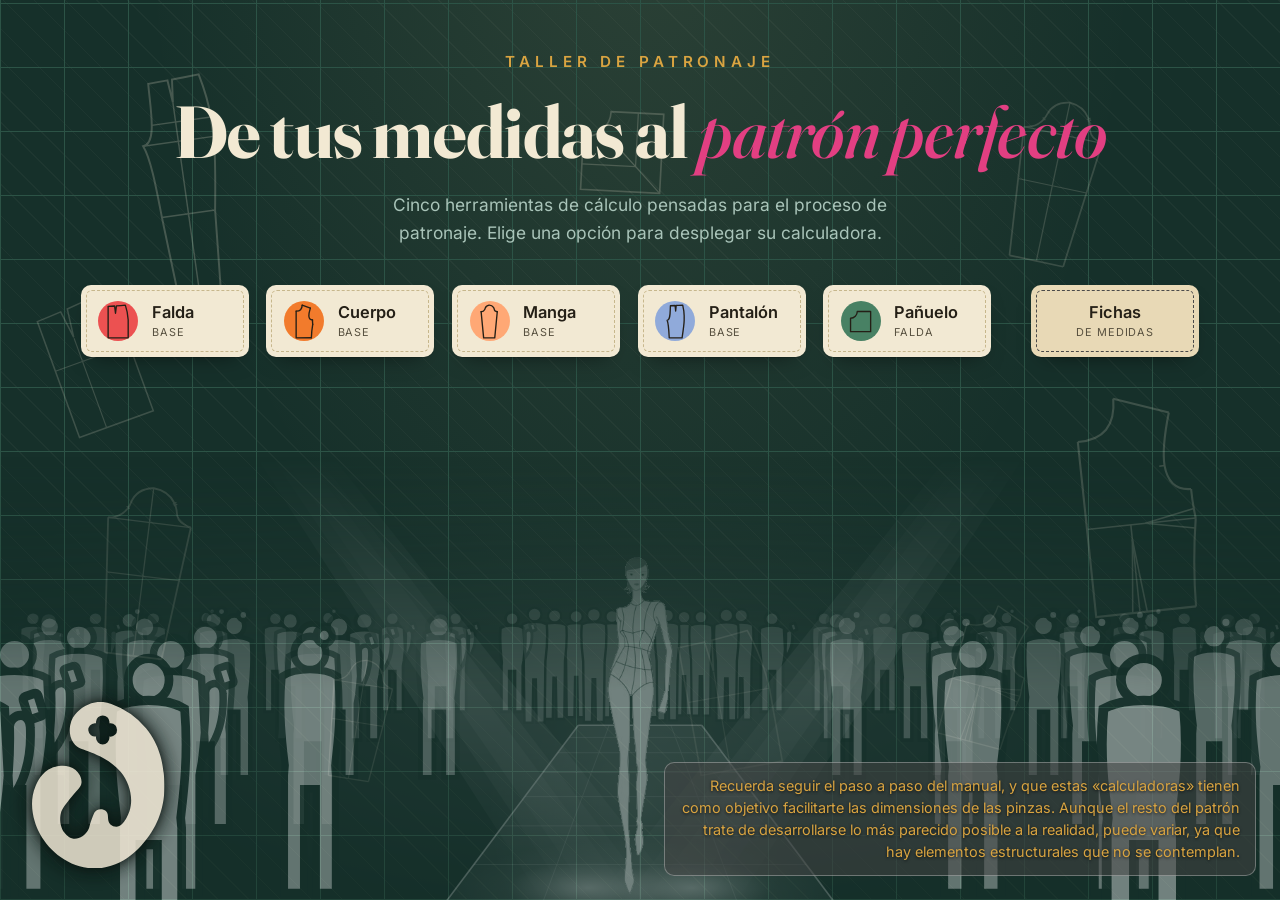
<file: index.html>
﻿<!DOCTYPE html>
<html lang="es">
<head>
<meta charset="utf-8">
<meta name="viewport" content="width=device-width, initial-scale=1">
<title>Taller de Patrones</title>
<meta name="description" content="Cinco herramientas de cálculo para el proceso de patronaje.">
<link rel="stylesheet" href="css/styles.css">
<!-- Las fuentes (data URI, ~139 KB) se cargan aparte para no bloquear el primer pintado. -->
<link rel="stylesheet" href="css/fonts.css" media="print" onload="this.media='all'">
<noscript><link rel="stylesheet" href="css/fonts.css"></noscript>
</head>
<body>

<svg class="mat-illustrations" viewBox="0 0 1440 900" preserveAspectRatio="xMidYMid slice" aria-hidden="true">
  <defs>
    <!-- Las cinco piezas son los bloques planos del taller, dibujados en
         Illustrator: contorno, línea de hilo, pinzas y las líneas de cintura,
         cadera, bíceps y rodilla. El mismo trazado, recortado al contorno, es
         el icono de los botones más abajo y el de las tarjetas de qr.html -el
         del pantalón, además, cortado por la línea de rodilla, porque entero
         mide 1:3,4 y a esos tamaños no hay ancho que darle-; si algún día se
         redibuja una pieza, hay que moverla en los tres sitios.

         El transform iguala el ÁREA que ocupaba la pieza a la que sustituye y
         deja su centro donde estaba el de aquélla, para no descolocar el
         reparto de las nueve. Se iguala el área y no el ancho ni el alto
         porque las proporciones no coinciden —el pantalón mide 1:3,4 y el
         pañuelo 1:1—: con áreas iguales el peso visual se mantiene.

         El color y el grosor van como atributos y no como clases: las reglas
         CSS no alcanzan al clon que hace <use>, así que lo que no viaje en el
         propio elemento no se pinta. De ahí el stroke="currentColor", que sí
         se resuelve contra el color heredado en el punto del <use>, y el
         stroke-width en unidades de cada pieza, calculado como 1,5 px entre su
         factor de escala para que las cinco pesen igual sobre el tapiz. -->

    <g id="pieza-falda" fill="none" stroke="currentColor" transform="translate(15.35,2.24) scale(0.7556)">
      <path stroke-width="2" d="M236.11,300.43l4.78-38.21Q263.72,260.63,287,258c8.41,24.23,13.57,54.58,14.84,76.35v93.33H197.93V264.34q16.62-.48,33.48-1.5Z" transform="translate(-197.43 -257.49)"/>
      <line stroke-width="1.44" x1="38.68" y1="44.17" x2="38.68" y2="170.22"/>
      <line stroke-width="1.44" x1="0.5" y1="76.9" x2="104.43" y2="76.9"/>
    </g>

    <g id="pieza-cuerpo" fill="none" stroke="currentColor" transform="translate(10.36,-4.55) scale(1.2339)">
      <polyline stroke-width="1.22" points="58.61 125.06 0.5 125.19 0.5 23.25"/>
      <path stroke-width="1.22" d="M289,358.39q-.56,23.49-23,22.78" transform="translate(-265.48 -357.92)"/>
      <line stroke-width="1.22" x1="23.49" y1="0.47" x2="54.67" y2="11.81"/>
      <path stroke-width="1.22" d="M328.34,415.09c-8-.21-13.07-4.62-13.86-15.1q-.53-10.41,5.67-30.26" transform="translate(-265.48 -357.92)"/>
      <path stroke-width="1.22" d="M328.34,415.09a145.09,145.09,0,0,0,.92,17" transform="translate(-265.48 -357.92)"/>
      <path stroke-width="1.22" d="M329.26,432.09a348.35,348.35,0,0,0-5.17,51" transform="translate(-265.48 -357.92)"/>
      <line stroke-width="0.88" x1="0.5" y1="74.17" x2="63.78" y2="74.17"/>
      <line stroke-width="0.88" x1="26.01" y1="74.17" x2="26.01" y2="125.19"/>
      <line stroke-width="0.88" x1="26.01" y1="82.67" x2="30.26" y2="125.19"/>
      <line stroke-width="0.88" x1="21.76" y1="125.19" x2="26.01" y2="82.67"/>
      <line stroke-width="0.88" x1="63.23" y1="68.5" x2="34.52" y2="74.17"/>
      <line stroke-width="0.88" x1="62.82" y1="79.84" x2="34.52" y2="74.17"/>
      <line stroke-width="0.88" x1="45.93" y1="42.07" x2="49.04" y2="42.07"/>
    </g>

    <g id="pieza-manga" fill="none" stroke="currentColor" transform="translate(17.37,-8.37) scale(0.842)">
      <path stroke-width="1.78" d="M339,371.31s-14.45-1.78-15.71-13a26.13,26.13,0,0,0-3.82-9.35c-3.45-5.33-9.89-11.1-21.71-11.79h-.22c-.62.25-16.35,1.13-20.63,17.08a24.24,24.24,0,0,1-1.95,5.06c-6,11.36-18.67,12-18.67,12" transform="translate(-255.87 -336.65)"/>
      <line stroke-width="1.78" x1="82.99" y1="34.66" x2="70.09" y2="167.74"/>
      <line stroke-width="1.78" x1="0.5" y1="34.66" x2="13.4" y2="167.74"/>
      <line stroke-width="1.78" x1="13.4" y1="167.74" x2="70.09" y2="167.74"/>
      <line stroke-width="1.28" x1="41.74" y1="0.5" x2="41.74" y2="167.74"/>
      <line stroke-width="1.28" x1="0.5" y1="34.66" x2="82.99" y2="34.66"/>
      <line stroke-width="1.28" x1="5.69" y1="88.27" x2="77.79" y2="88.27"/>
      <line stroke-width="1.28" x1="17.35" y1="21.37" x2="20.61" y2="23.52"/>
      <line stroke-width="1.28" x1="65.78" y1="11.7" x2="62.4" y2="13.94"/>
      <line stroke-width="1.28" x1="66.84" y1="13.44" x2="63.64" y2="15.56"/>
    </g>

    <g id="pieza-pantalon" fill="none" stroke="currentColor" transform="translate(22.19,-21.71) scale(0.6623)">
      <path stroke-width="2.26" d="M339,352.75c-.27,19.2-5,51.63-10.08,85l-8.5,124.73H275.05l-8.5-124.73c-1.76-34.14-3.22-69.35-10.08-85,16.77-1.6,14.17-40.4,15.91-70.86q10.72-.37,22.66-.91l2.69,26.4,2.67-26.65c2.81-.13,9.91-.5,12.81-.65q9.07-.46,18.69-1c5.16,21.73,6.9,37.7,7.09,51Z" transform="translate(-255.74 -278.53)"/>
      <line stroke-width="1.63" x1="13.8" y1="51.55" x2="83.25" y2="51.55"/>
      <line stroke-width="1.63" x1="0.73" y1="74.22" x2="83.25" y2="74.22"/>
      <line stroke-width="1.63" x1="41.99" y1="283.99" x2="41.99" y2="28.85"/>
      <line stroke-width="1.63" x1="10.81" y1="159.26" x2="73.17" y2="159.26"/>
    </g>

    <!-- El pañuelo no viene de una lámina: es la pieza que traza su propia
         herramienta —un cuadrado al que se le muerde el cuarto de círculo de
         la cintura en una esquina—, con los valores que la herramienta trae
         por defecto: cintura de 72 cm y dos capas, de 38 y 22 cm de largo. De
         ahí salen un radio de cintura de 11,78 cm sobre un lado de 35,20, y el
         cuadrado de dentro a 0,679 del de fuera. La bisectriz es la línea
         sobre la que se miden el radio y los largos. -->
    <g id="pieza-panuelo" fill="none" stroke="currentColor" transform="translate(13.46,-2.74) scale(0.692)">
      <path stroke-width="2.17" d="M8,42.8 A34.8,34.8 0 0 0 42.8,8 L112,8 L112,112 L8,112 Z"/>
      <path stroke-width="1.56" d="M32.61,32.61 L112,112"/>
      <path stroke-width="1.56" d="M78.57,8 L78.57,78.57 L8,78.57"/>
    </g>
    <!-- El logo del taller, copia de img/logo.svg. Va en linea y no como <img>
         porque cambia de color: en cada ventana toma el de su patron y en el
         fondo el de la tiza. Lo usan el titulo del modal y la esquina de la
         portada. -->
    <symbol id="logo-taller" viewBox="0 0 233.12 292.69">
      <path d="M413.47,399.52c-1.86-15.83-6.07-47.93-31-78.38a140.36,140.36,0,0,0-61-42.7,55.07,55.07,0,0,0-46.14,3.78L274,283c-4.9,3-21,12.88-24.87,32.45-.64,3.25-3.38,19.16,5.9,31.86,7.34,10,17,10.93,32.1,17,7.7,3.07,34.3,13.68,50.89,33.78,15.23,18.44,22.68,45.68,15.52,68.46-.44,1.41-8.89,27.4-23.13,28a15.16,15.16,0,0,1-10.62-4c-7.25-7-1.21-17.5-7.91-23.58-4.23-3.84-11.54-4.09-16.11-1.51-3.13,1.76-4.57,4.61-6.77,10.08-6.72,16.66-5.17,19.48-8.84,25.58-4.78,7.94-15.07,15.87-25.49,14.44-8.12-1.12-13.18-7.51-15.53-10.47-11.13-14.05-7-32.32-6.69-33.65,2.08-8.61,7.92-15.74,19.59-30s16.21-16.82,16.89-24.35c1.07-12-9.21-21.31-10.34-22.3-15.84-13.94-39.85-4.78-41.24-4.23-18.67,7.44-26.23,25.41-29.35,32.84-14.46,34.37.69,69.4,5.18,78.73,16.26,33.84,54.1,66.54,101.09,65.7,52.9-1,83.84-43.8,93.57-57.26C421.1,464.38,415.15,413.76,413.47,399.52ZM320.23,336a11.45,11.45,0,0,1-2.36-.26,10.81,10.81,0,0,1,.27,2.36,11.89,11.89,0,0,1-23.77,0,10.8,10.8,0,0,1,.26-2.36,11.83,11.83,0,1,1-2.36-23.5,10.93,10.93,0,0,1,2.36.25,10.8,10.8,0,0,1-.26-2.36,11.9,11.9,0,0,1,23.77,0,10.81,10.81,0,0,1-.27,2.36,10.8,10.8,0,0,1,2.36-.25,11.89,11.89,0,0,1,0,23.76Z" transform="translate(-181.85 -275.08)"/>
    </symbol>
  </defs>

  <g opacity="0.22"><use href="#pieza-pantalon" transform="translate(189,115) rotate(-8) scale(1.3)"/></g>
  <g opacity="0.16"><use href="#pieza-manga" transform="translate(1089,99) rotate(12) scale(1.15)"/></g>
  <g opacity="0.18"><use href="#pieza-cuerpo" transform="translate(1139,410) rotate(-6) scale(1.4)"/></g>
  <g opacity="0.15"><use href="#pieza-manga" transform="translate(170,490) rotate(7) scale(1.2)"/></g>
  <g opacity="0.20"><use href="#pieza-panuelo" transform="translate(644,106) rotate(3) scale(1.1)"/></g>
  <g opacity="0.13"><use href="#pieza-cuerpo" transform="translate(1043,600) rotate(15) scale(0.9)"/></g>
  <g opacity="0.18"><use href="#pieza-falda" transform="translate(100,320) rotate(-20) scale(1)"/></g>
  <g opacity="0.12"><use href="#pieza-falda" transform="translate(741,643) rotate(-10) scale(1.05)"/></g>
  <g opacity="0.16"><use href="#pieza-manga" transform="translate(402,660) rotate(9) scale(0.85)"/></g>
</svg>

<!-- El desfile: segunda capa de fondo, encima del tapiz y por debajo del
     contenido. Se ancla al pie de la ventana, asi que cae bajo los botones. El
     degradado de mascara disuelve el tapiz dentro de la escena en vez de
     cortarlo con una linea recta. -->
<img class="pasarela" src="img/pasarela.svg" alt="" aria-hidden="true">

<!-- El logo del taller, tercera pieza del fondo: en la esquina de abajo a la
     izquierda y encima del desfile por ir despues en el documento. La firma
     que sale al pasar el raton va en data-firma (ver .firma en styles.css). -->
<span class="logo-fondo firma" data-firma="Wbanet Studio" aria-hidden="true"><svg focusable="false"><use href="#logo-taller"/></svg></span>

<main>
  <p class="eyebrow">Taller de patronaje</p>
  <h1>De tus medidas al <em>patrón perfecto</em></h1>
  <p class="lede">Cinco herramientas de cálculo pensadas para el proceso de patronaje. Elige una opción para desplegar su calculadora.</p>

  <!-- Los iconos son el contorno de las piezas de arriba, sin las líneas de
       construcción: a 33 px de alto las pinzas y las líneas de cintura caen
       por debajo del píxel y lo único que aportan es suciedad. La silueta sola
       sí se reconoce.
       Cada uno lleva su --trazo porque los cinco viewBox tienen escalas muy
       distintas —el pantalón mide 284 unidades de alto y el pañuelo 120—, y un
       grosor único saldría cuatro veces más gordo en unos que en otros. El
       valor es el que deja el trazo en 1,35 px. Va en el marcado, y no en la
       hoja de estilo, porque el título de la ventana modal clona este mismo
       SVG y le quita la clase: lo que no viaje en el elemento se pierde. -->
  <div class="options" id="options">
    <button type="button" class="tag-btn" data-opcion="1">
      <span class="tag-num"><svg class="tag-icon" viewBox="0 0 104.93 170.72" style="--trazo:7" aria-hidden="true"><path d="M236.11,300.43l4.78-38.21Q263.72,260.63,287,258c8.41,24.23,13.57,54.58,14.84,76.35v93.33H197.93V264.34q16.62-.48,33.48-1.5Z" transform="translate(-197.43 -257.49)"/></svg></span>
      <span>
        <span class="tag-label">Falda</span>
        <span class="tag-sub">Base</span>
      </span>
    </button>
    <button type="button" class="tag-btn" data-opcion="2">
      <span class="tag-num"><svg class="tag-icon" viewBox="0 0 64.28 125.7" style="--trazo:5.15" aria-hidden="true"><polyline points="58.61 125.06 0.5 125.19 0.5 23.25"/><path d="M289,358.39q-.56,23.49-23,22.78" transform="translate(-265.48 -357.92)"/><path d="M23.49,0.47 L54.67,11.81"/><path d="M328.34,415.09c-8-.21-13.07-4.62-13.86-15.1q-.53-10.41,5.67-30.26" transform="translate(-265.48 -357.92)"/><path d="M328.34,415.09a145.09,145.09,0,0,0,.92,17" transform="translate(-265.48 -357.92)"/><path d="M329.26,432.09a348.35,348.35,0,0,0-5.17,51" transform="translate(-265.48 -357.92)"/></svg></span>
      <span>
        <span class="tag-label">Cuerpo</span>
        <span class="tag-sub">Base</span>
      </span>
    </button>
    <button type="button" class="tag-btn" data-opcion="3">
      <span class="tag-num"><svg class="tag-icon" viewBox="0 0 83.48 168.24" style="--trazo:6.9" aria-hidden="true"><path d="M339,371.31s-14.45-1.78-15.71-13a26.13,26.13,0,0,0-3.82-9.35c-3.45-5.33-9.89-11.1-21.71-11.79h-.22c-.62.25-16.35,1.13-20.63,17.08a24.24,24.24,0,0,1-1.95,5.06c-6,11.36-18.67,12-18.67,12" transform="translate(-255.87 -336.65)"/><path d="M82.99,34.66 L70.09,167.74 L13.4,167.74 L0.5,34.66"/></svg></span>
      <span>
        <span class="tag-label">Manga</span>
        <span class="tag-sub">Base</span>
      </span>
    </button>
    <button type="button" class="tag-btn" data-opcion="4">
      <span class="tag-num"><svg class="tag-icon" viewBox="0 0 83.75 159.76" style="--trazo:6.54" aria-hidden="true"><path d="M339,352.75c-.27,19.2-5,51.63-10.08,85H266.55c-1.76-34.14-3.22-69.35-10.08-85,16.77-1.6,14.17-40.4,15.91-70.86q10.72-.37,22.66-.91l2.69,26.4,2.67-26.65c2.81-.13,9.91-.5,12.81-.65q9.07-.46,18.69-1c5.16,21.73,6.9,37.7,7.09,51Z" transform="translate(-255.74 -278.53)"/></svg></span>
      <span>
        <span class="tag-label">Pantalón</span>
        <span class="tag-sub">Base</span>
      </span>
    </button>
    <button type="button" class="tag-btn" data-opcion="5">
      <span class="tag-num"><svg class="tag-icon" viewBox="0 0 120 120" style="--trazo:7" aria-hidden="true"><path d="M8,42.8 A34.8,34.8 0 0 0 42.8,8 L112,8 L112,112 L8,112 Z"/></svg></span>
      <span>
        <span class="tag-label">Pañuelo</span>
        <span class="tag-sub">Falda</span>
      </span>
    </button>
    <!-- Sin icono, a propósito: no es una herramienta de trazado como las cinco
         de arriba, sino papel para imprimir, y la ausencia del disco de color es
         lo que lo dice de un vistazo. -->
    <button type="button" class="tag-btn tag-btn-ficha" data-opcion="6">
      <span>
        <span class="tag-label">Fichas</span>
        <span class="tag-sub">de medidas</span>
      </span>
    </button>
  </div>

</main>

<!-- El aviso va fuera de main y despues de el. No hace falta position:fixed:
     body es una columna flexible y main crece con flex:1 0 auto, asi que este
     bloque cae solo contra el borde de abajo de la ventana cuando el contenido
     no llega, y baja con la pagina cuando si. Asi en el movil no tapa nada. -->
<aside class="aviso">
  <p>Recuerda seguir el paso a paso del manual, y que estas «calculadoras» tienen como objetivo facilitarte las dimensiones de las pinzas. Aunque el resto del patrón trate de desarrollarse lo más parecido posible a la realidad, puede variar, ya que hay elementos estructurales que no se contemplan.</p>
</aside>

<dialog id="opcion-modal" aria-labelledby="modal-titulo" aria-describedby="modal-desc">
  <div class="card">
    <button type="button" class="card-close" id="modal-cerrar" aria-label="Cerrar">&times;</button>
    <!-- El icono va en su propio span porque el título se escribe con
         textContent y borraría cualquier hijo que hubiese dentro. -->
    <h2 id="modal-titulo"><span class="titulo-icono" id="modal-icono" aria-hidden="true"></span><span id="modal-titulo-texto"></span><span class="titulo-logo firma" data-firma="Wbanet Studio" aria-hidden="true"><svg focusable="false"><use href="#logo-taller"/></svg></span></h2>
    <p id="modal-desc">Contenido pendiente: aquí se añadirán las instrucciones y el detalle definitivo de esta herramienta.</p>

    <div class="iframe-wrap" id="iframe-wrap">
      <p class="iframe-loading" id="iframe-loading">Cargando herramienta…</p>
      <iframe id="modal-iframe" scrolling="no"></iframe>
    </div>

    <!-- La lista de fichas: la rellena app.js y solo se ve cuando la opción
         abierta trae descargas en vez de herramienta. -->
    <ul class="fichas" id="fichas-lista" hidden></ul>
  </div>
</dialog>

<script src="js/app.js" defer></script>

</body>
</html>
</file>
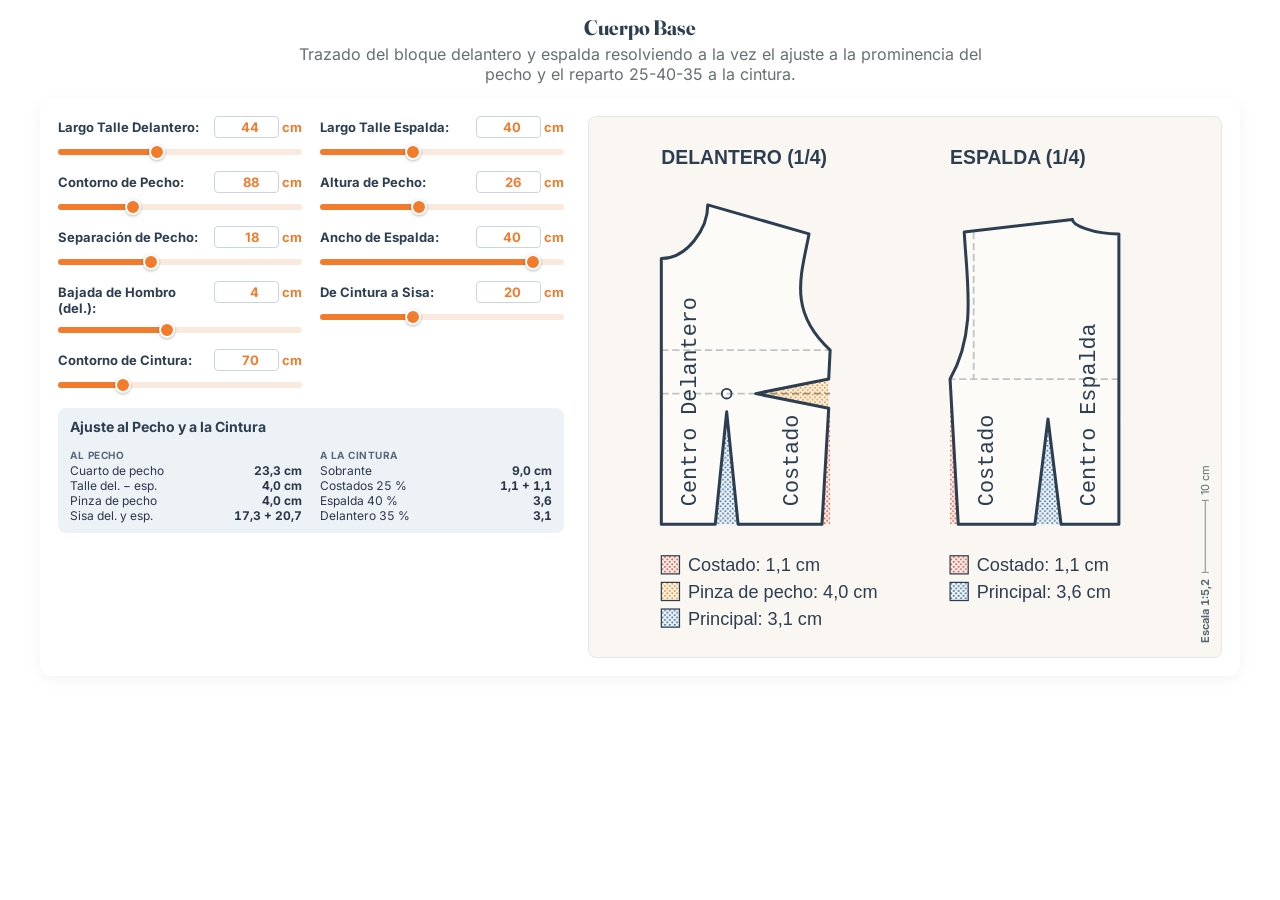
<file: cuerpo_base_interactivo.html>
<!DOCTYPE html>
<html lang="es">
<head>
  <script>
    try {
      if (window.self !== window.top) document.documentElement.classList.add('sin-scroll');
    } catch (e) {}
  </script>
  <meta charset="UTF-8">
  <meta name="viewport" content="width=device-width, initial-scale=1.0">
  <title>Cuerpo Base Técnico</title>
  <!-- Las mismas fuentes incrustadas que index.html. Cargan aparte para no
       bloquear el primer pintado; dentro del modal ya vienen de la caché. -->
  <link rel="stylesheet" href="css/fonts.css" media="print" onload="this.media='all'">
  <noscript><link rel="stylesheet" href="css/fonts.css"></noscript>
  <link rel="stylesheet" href="css/herramienta.css">
  <script src="js/herramienta.js"></script>
  <style>
    /* Solo lo propio de esta herramienta: su color. El resto está en
       css/herramienta.css, compartido con las demás. */
    :root {
      --color-herramienta: #f27b2c;
      --pista-vacia: #fae9de;
      --color-tinta: #a35b2b;
    }
  </style>
</head>
<body>

  <h1>Cuerpo Base</h1>

  <p class="sub">Trazado del bloque delantero y espalda resolviendo a la vez el ajuste a la prominencia del pecho y el reparto 25-40-35 a la cintura.</p>
  <div class="aviso-error" id="avisoError" role="status"></div>

  <div class="contenedor">
    <!-- PANEL DE MANDOS -->
    <div class="controles dos-columnas">
      <div class="control-group">
        <div class="fila-medida">
          <label for="inTalleDel">Largo Talle Delantero:</label>
          <span class="valores"><input type="number" id="numTalleDel" class="num" min="40" max="50" step="1" value="44"> cm</span>
        </div>
        <input type="range" id="inTalleDel" min="40" max="50" value="44">
      </div>
      <div class="control-group">
        <div class="fila-medida">
          <label for="inTalleEsp">Largo Talle Espalda:</label>
          <span class="valores"><input type="number" id="numTalleEsp" class="num" min="37" max="45" step="1" value="40"> cm</span>
        </div>
        <input type="range" id="inTalleEsp" min="37" max="45" value="40">
      </div>
      <div class="control-group">
        <div class="fila-medida">
          <label for="inPecho">Contorno de Pecho:</label>
          <span class="valores"><input type="number" id="numPecho" class="num" min="78" max="112" step="1" value="88"> cm</span>
        </div>
        <input type="range" id="inPecho" min="78" max="112" value="88">
      </div>
      <div class="control-group">
        <div class="fila-medida">
          <label for="inAltPecho">Altura de Pecho:</label>
          <span class="valores"><input type="number" id="numAltPecho" class="num" min="22" max="32" step="1" value="26"> cm</span>
        </div>
        <input type="range" id="inAltPecho" min="22" max="32" value="26">
      </div>
      <div class="control-group">
        <div class="fila-medida">
          <label for="inSepPecho">Separación de Pecho:</label>
          <span class="valores"><input type="number" id="numSepPecho" class="num" min="15" max="23" step="1" value="18"> cm</span>
        </div>
        <input type="range" id="inSepPecho" min="15" max="23" value="18">
      </div>
      <div class="control-group">
        <div class="fila-medida">
          <label for="inAnchoEsp">Ancho de Espalda:</label>
          <span class="valores"><input type="number" id="numAnchoEsp" class="num" min="31" max="41" step="1" value="40"> cm</span>
        </div>
        <input type="range" id="inAnchoEsp" min="31" max="41" value="40">
      </div>
      <div class="control-group">
        <div class="fila-medida">
          <label for="inBajHombro">Bajada de Hombro (del.):</label>
          <span class="valores"><input type="number" id="numBajHombro" class="num" min="2" max="6.5" step="0.5" value="4"> cm</span>
        </div>
        <input type="range" id="inBajHombro" min="2" max="6.5" step="0.5" value="4">
      </div>
      <div class="control-group">
        <div class="fila-medida">
          <label for="inCinturaSisa">De Cintura a Sisa:</label>
          <span class="valores"><input type="number" id="numCinturaSisa" class="num" min="17" max="25" step="1" value="20"> cm</span>
        </div>
        <input type="range" id="inCinturaSisa" min="17" max="25" value="20">
      </div>
      <div class="control-group">
        <div class="fila-medida">
          <label for="inCintura">Contorno de Cintura:</label>
          <span class="valores"><input type="number" id="numCintura" class="num" min="60" max="100" step="1" value="70"> cm</span>
        </div>
        <input type="range" id="inCintura" min="60" max="100" value="70">
      </div>
      <!-- INFORME MATEMÁTICO -->
      <div class="reporte-tecnico">
        <h3>Ajuste al Pecho y a la Cintura</h3>
        <div id="logCalculos">Calculando geometría...</div>
      </div>

    </div>

    <!-- ESCENARIO GRÁFICO (SVG) -->
    <div class="visor-svg">
      <svg id="svgPatron" viewBox="0 0 800 700" xmlns="http://www.w3.org/2000/svg"
           role="img" aria-describedby="logCalculos">
        <!-- Los rehace el trazado en cada dibujo: sin ellos el SVG no existe
             para un lector de pantalla, y es toda la salida de la herramienta. -->
        <title>Trazado del patrón</title>
        <desc>El plano se dibuja al ajustar las medidas.</desc>
        <style>
          /* Los comunes están en css/herramienta.css. Este es el único propio:
             el punto de pecho al que apuntan las dos pinzas. */
          .punto-pecho { fill: none; stroke: #2c3e50; stroke-width: 1.5; }
        </style>

        <g id="capaPatron"><!-- El plano se autodibuja aquí con JS --></g>
      </svg>
      <div class="escala" id="capaEscala">
        <div class="razon" id="escalaRazon">Escala 1:1</div>
        <div class="regla">
          <div class="barra" id="escalaBarra"></div>
          <span id="escalaTramo">10 cm</span>
        </div>
      </div>
    </div>
  </div>

  <script>
    const inPecho = document.getElementById('inPecho');
    const inCintura = document.getElementById('inCintura');
    const inTalleDel = document.getElementById('inTalleDel');
    const inTalleEsp = document.getElementById('inTalleEsp');
    const inAltPecho = document.getElementById('inAltPecho');
    const inSepPecho = document.getElementById('inSepPecho');
    const inAnchoEsp = document.getElementById('inAnchoEsp');
    const inBajHombro = document.getElementById('inBajHombro');
    const inCinturaSisa = document.getElementById('inCinturaSisa');

    const numPecho = document.getElementById('numPecho');
    const numCintura = document.getElementById('numCintura');
    const numTalleDel = document.getElementById('numTalleDel');
    const numTalleEsp = document.getElementById('numTalleEsp');
    const numAltPecho = document.getElementById('numAltPecho');
    const numSepPecho = document.getElementById('numSepPecho');
    const numAnchoEsp = document.getElementById('numAnchoEsp');
    const numBajHombro = document.getElementById('numBajHombro');
    const numCinturaSisa = document.getElementById('numCinturaSisa');

    const logCalculos = document.getElementById('logCalculos');
    const svgPatron = document.getElementById('svgPatron');
    const capaPatron = document.getElementById('capaPatron');
    const avisoError = document.getElementById('avisoError');
    const capaEscala = document.getElementById('capaEscala');
    const escalaRazon = document.getElementById('escalaRazon');
    const escalaBarra = document.getElementById('escalaBarra');
    const escalaTramo = document.getElementById('escalaTramo');

    const ESCALA = 6; // Relación visual: 1cm = 6px
    const reflejar = Herramienta.reflejar;

    // ---- Constantes de la memoria ------------------------------------------
    const TOPE_PECHO = 4.5;          // "el máximo permitido es de 4,5 cm": pasado
                                     // eso el pecho sale en cono
    const QUEDA_PECHO = 4;           // lo que se mantiene en la pinza de pecho al
                                     // partir el volumen ("por ejemplo 4 cm")
    const TOPE_PINZA = 4;            // pasado esto se hace pinza doble
    const RETRANQUEO = 2.5;          // el vértice para "2 o 3 cm" antes del volumen
    // Las dos pinzas que apuntan al pecho llevan su propio retranqueo: la memoria
    // las quiere "a la misma distancia del centro de pecho, es decir, 4 cm". Las
    // de cintura no se mencionan y siguen con el retranqueo general.
    const RETRANQUEO_PECHO = 4;
    const ACORTA_SEGUNDA = 2;        // la segunda pinza, 2 cm más corta
    const HUECO_PINZAS = 2.5;        // entre los bordes más próximos, no entre ejes

    // ---- Constantes DERIVADAS ----------------------------------------------
    // La memoria no las da: son proporciones al uso. Viven juntas aquí para
    // poder corregirlas sin bucear por el trazado.
    const HOLGURA_PECHO = 5;         // cm de holgura al contorno, bloque ajustado
    const ALZA_ESCOTE_ESP = 2;       // el escote de espalda sube sobre el nacimiento
    const SALIENTE_HOMBRO = 1.3;     // el hombro rebasa el ancho de espalda
    const EMBEBIDO_HOMBRO = 0.5;     // el hombro delantero, más corto: se embebe
    const DIF_BAJADA_HOMBRO = 2.25;  // memoria: "entre 2 y 2.5 cm menor" que el delantero
    const ESTRECHA_DEL = 1.5;        // el ancho de pecho delantero, menor que el de espalda
    const escoteAncho = (pecho) => pecho / 20 + 2;

    function renderizarEsquema() {
      const cmPecho = parseFloat(inPecho.value);
      const cmCintura = parseFloat(inCintura.value);
      const cmTalleDel = parseFloat(inTalleDel.value);
      const cmTalleEsp = parseFloat(inTalleEsp.value);
      const cmAltPecho = parseFloat(inAltPecho.value);
      const cmSepPecho = parseFloat(inSepPecho.value);
      const cmAnchoEsp = parseFloat(inAnchoEsp.value);
      const cmBajHombro = parseFloat(inBajHombro.value);
      const cmCinturaSisa = parseFloat(inCinturaSisa.value);

      reflejar(numPecho, cmPecho);
      reflejar(numCintura, cmCintura);
      reflejar(numTalleDel, cmTalleDel);
      reflejar(numTalleEsp, cmTalleEsp);
      reflejar(numAltPecho, cmAltPecho);
      reflejar(numSepPecho, cmSepPecho);
      reflejar(numAnchoEsp, cmAnchoEsp);
      reflejar(numBajHombro, cmBajHombro);
      reflejar(numCinturaSisa, cmCinturaSisa);

      const fallar = (msg) => {
        avisoError.textContent = '⚠ ' + msg;
        avisoError.style.display = 'block';
        capaPatron.innerHTML = '';
        capaEscala.style.display = 'none';
        logCalculos.textContent = 'Ajusta las medidas para poder trazar el patrón.';
      };

      // ---- Medidas incompatibles ------------------------------------------
      // Con nueve mandos un aviso genérico no dice cuál mover, así que cada
      // condición trae el suyo.
      const anchoCuarto = (cmPecho + HOLGURA_PECHO) / 4;
      const medioAnchoEsp = cmAnchoEsp / 2;

      if (cmTalleDel <= cmTalleEsp) {
        return fallar('El largo de talle delantero tiene que ser mayor que el de espalda: su diferencia es la pinza de pecho.');
      }
      if (cmPecho <= cmCintura) {
        return fallar('El contorno de pecho tiene que ser mayor que el de cintura: su diferencia es lo que absorben las pinzas.');
      }
      // No basta con que quepa el ancho de espalda: el hombro lo rebasa en
      // SALIENTE_HOMBRO y la sisa necesita sitio para curvarse antes de llegar
      // al punto de axila. Sin este cm de holgura el hombro se sale del cuarto
      // y la sisa sale hacia fuera y vuelve.
      if (medioAnchoEsp + SALIENTE_HOMBRO + 1 > anchoCuarto) {
        // El aviso da las dos salidas con su cifra, ya redondeadas al paso de
        // los deslizadores (1 cm): el pecho mínimo para esta espalda y la
        // espalda máxima para este pecho. Salen de despejar la condición.
        const libre = SALIENTE_HOMBRO + 1;
        const pechoMin = Math.ceil(4 * (medioAnchoEsp + libre) - HOLGURA_PECHO - 1e-9);
        const espaldaMax = Math.floor(2 * (anchoCuarto - libre) + 1e-9);
        return fallar('Con ' + cmAnchoEsp + ' cm de ancho de espalda no caben el hombro y la sisa: '
          + 'el contorno de pecho tiene que ser de ' + pechoMin + ' cm o más. '
          + 'Si prefieres mantener ' + cmPecho + ' cm de pecho, baja el ancho de espalda a '
          + espaldaMax + ' cm o menos.');
      }
      if (cmAltPecho >= cmTalleDel) {
        return fallar('La altura de pecho tiene que quedar por encima de la cintura: baja la altura o sube el largo de talle delantero.');
      }
      if (cmCinturaSisa >= cmTalleEsp) {
        return fallar('La distancia de cintura a sisa no cabe en el talle de espalda.');
      }
      avisoError.style.display = 'none';

      // ---- Ajuste a la prominencia del pecho -------------------------------
      // La diferencia entre los dos talles ES la pinza de pecho.
      const excedentePecho = cmTalleDel - cmTalleEsp;
      // Pasado el tope, el volumen se parte en dos pinzas que apuntan las dos al
      // pecho: se mantienen QUEDA_PECHO en la de pecho y el resto va a una
      // segunda pinza en la sisa. Y si esa segunda también pasara del tope
      // —hacen falta más de 8,5 cm de diferencia entre talles—, se topa igual y
      // lo que quede va a la pinza delantera de cintura, que apunta al pecho
      // también. Sin ese tercer escalón la sisa se comería una cuña enorme.
      let pinzaPecho, pinzaSisa = 0, extraCintura = 0;
      const pechoDesbordado = excedentePecho > TOPE_PECHO;
      if (!pechoDesbordado) {
        pinzaPecho = excedentePecho;
      } else {
        pinzaPecho = QUEDA_PECHO;
        pinzaSisa = Math.min(excedentePecho - QUEDA_PECHO, TOPE_PECHO);
        extraCintura = excedentePecho - QUEDA_PECHO - pinzaSisa;
      }

      // ---- Ajuste a la cintura ---------------------------------------------
      const semi = (cmPecho - cmCintura) / 2;
      // El bloque se dibuja por cuartos, así que el 25% del costado se parte
      // entre las dos piezas.
      const costadoD = semi * 0.25 / 2;
      const costadoE = semi * 0.25 / 2;
      const cinturaEsp = semi * 0.40;
      const cinturaDel = semi * 0.35 + extraCintura;

      // Pasado el tope no se tocan los porcentajes: se hace pinza doble. El
      // reparto a partes iguales es decisión propia (la memoria no lo dice):
      // dos pinzas parejas ahorman mejor que una a tope y otra con las sobras.
      let sinAbsorber = 0;
      const partir = (cm) => {
        if (cm <= TOPE_PINZA) return [cm, 0];
        if (cm / 2 <= TOPE_PINZA) return [cm / 2, cm / 2];
        sinAbsorber += cm - 2 * TOPE_PINZA;
        return [TOPE_PINZA, TOPE_PINZA];
      };
      const [pplD, secD] = partir(cinturaDel);
      const [pplE, secE] = partir(cinturaEsp);

      // ---- A unidades de dibujo --------------------------------------------
      const u = (cm) => cm * ESCALA;
      const wCuarto = u(anchoCuarto);
      const wEscote = u(escoteAncho(cmPecho));
      const wMedioEsp = u(medioAnchoEsp);
      const wMedioDel = u(medioAnchoEsp - ESTRECHA_DEL);

      // ================= ESPALDA =============================================
      // y = 0 en el nacimiento del centro de espalda, creciendo hacia abajo.
      const bajHombroEsp = Math.max(0.5, cmBajHombro - DIF_BAJADA_HOMBRO);
      const yCinturaEsp = u(cmTalleEsp);
      const ySisaEsp = yCinturaEsp - u(cmCinturaSisa);
      const yCuelloEsp = -u(ALZA_ESCOTE_ESP);          // el escote sube hacia el hombro
      const xHombroEsp = wMedioEsp + u(SALIENTE_HOMBRO);
      const yHombroEsp = yCuelloEsp + u(bajHombroEsp);
      const largoHombro = Math.hypot(xHombroEsp - wEscote, yHombroEsp - yCuelloEsp);

      // ================= DELANTERO ===========================================
      // y = 0 al nivel del punto de cuello del hombro.
      const yCinturaDel = u(cmTalleDel);
      // El costado delantero lleva la pinza de pecho abierta, así que en plano
      // mide la de espalda MÁS la pinza: al cerrarla, los dos costados coinciden.
      const ySisaDel = yCinturaDel - u(cmCinturaSisa) - u(pinzaPecho);
      const yEscoteDel = u(escoteAncho(cmPecho) + 1);  // derivado: ancho + 1
      const yHombroDel = u(cmBajHombro);
      // El hombro delantero es el de espalda menos el embebido; su punto sale de
      // la geometría, no de una medida inventada aparte.
      const largoHombroDel = Math.max(1, largoHombro - u(EMBEBIDO_HOMBRO));
      const dxHombroDel = Math.sqrt(Math.max(0.01, largoHombroDel ** 2 - yHombroDel ** 2));
      const xHombroDel = wEscote + dxHombroDel;

      if (ySisaDel <= yHombroDel + 1 || ySisaEsp <= yHombroEsp + 1) {
        return fallar('No queda altura de sisa. Sube el largo de talle o baja la distancia de cintura a sisa.');
      }
      // El hombro delantero sale del largo del de espalda, así que puede
      // desbordar por su cuenta si la bajada es muy pequeña.
      if (xHombroDel > wCuarto) {
        return fallar('El hombro delantero se sale del cuarto de pecho. Sube el contorno de pecho o baja el ancho de espalda.');
      }

      // Punto de pecho: separación desde el centro delantero, altura desde el
      // nivel del punto de cuello.
      const xPecho = u(cmSepPecho / 2);
      const yPecho = u(cmAltPecho);

      // ---- Pinza de pecho, abierta sobre el costado -------------------------
      // La geometría de una pinza —vértice retranqueado y dos patas iguales—
      // vive en Herramienta: no tiene nada de un cuerpo.
      const abrirPinza = Herramienta.abrirPinza;

      const puntoPecho = { x: xPecho, y: yPecho };
      // La línea de altura de pecho es la BISECTRIZ de la pinza: la mitad de la
      // profundidad queda por encima y la otra mitad por debajo. El recorte solo
      // salta si así la pinza invadiría la sisa o la cintura.
      const yMedioPecho = Math.min(
        Math.max(yPecho, ySisaDel + u(2) + u(pinzaPecho) / 2),
        yCinturaDel - u(2) - u(pinzaPecho) / 2
      );
      // Cuando salta, la línea de pecho deja de ser la bisectriz, así que hay
      // que decirlo: si no, el dibujo enseña la pinza descolgada sin explicar
      // por qué. Pasa cuando el punto de pecho cae por encima de la axila, que
      // en un cuerpo real no ocurre; el recorte es la red, no el método.
      const bajaLaPinza = (yMedioPecho - yPecho) / ESCALA;
      const dePecho = abrirPinza(
        { x: wCuarto, y: yMedioPecho }, puntoPecho, u(RETRANQUEO_PECHO), u(pinzaPecho));
      if (!dePecho) {
        return fallar('La pinza de pecho no cabe: es más ancha que el doble de su propia pata. Baja la diferencia entre los largos de talle o sube la altura de pecho.');
      }
      const vertice = dePecho.vertice;
      const [pataA, pataB] = dePecho.patas;

      // ---- Pinza de sisa ----------------------------------------------------
      // La segunda pinza del volumen del pecho va del punto de pecho al punto
      // más cercano de la sisa delantera, así que hace falta la sisa como cúbica
      // suelta para poder partirla por ahí.
      const hSisaDel = ySisaDel - yHombroDel;
      // La sisa delantera se ahonda más que la de espalda: el primer control cae
      // casi a plomo desde el hombro y el segundo la mete hasta el ancho de pecho
      // antes de abrirla al punto de axila.
      const sisaDel = [
        { x: xHombroDel, y: yHombroDel },
        { x: xHombroDel - 1.0 * ESCALA, y: yHombroDel + hSisaDel * 0.34 },
        { x: wMedioDel - 1.2 * ESCALA, y: ySisaDel - hSisaDel * 0.34 },
        { x: wCuarto, y: ySisaDel }
      ];
      const enBezier = Herramienta.enBezier, partirBezier = Herramienta.partirBezier;

      const N_SISA = 400;
      let deSisa = null;
      if (pinzaSisa > 0.001) {
        // 1. El punto más cercano de la sisa al punto de pecho: es el eje de la
        //    pinza. El vértice se retranquea igual que el de la de pecho, para
        //    que las dos se queden a la misma distancia del centro de pecho.
        let iCerca = 0, dCerca = Infinity;
        for (let i = 0; i <= N_SISA; i++) {
          const p = enBezier(sisaDel, i / N_SISA);
          const d = Math.hypot(p.x - xPecho, p.y - yPecho);
          if (d < dCerca) { dCerca = d; iCerca = i; }
        }
        if (dCerca <= u(RETRANQUEO_PECHO) + 1) {
          return fallar('La sisa delantera pasa demasiado cerca del punto de pecho para abrir ahí la segunda pinza. Baja la altura de pecho o sube la separación de pecho.');
        }
        const pCerca = enBezier(sisaDel, iCerca / N_SISA);
        const vSisa = {
          x: xPecho + (pCerca.x - xPecho) / dCerca * u(RETRANQUEO_PECHO),
          y: yPecho + (pCerca.y - yPecho) / dCerca * u(RETRANQUEO_PECHO)
        };

        // 2. Las dos patas, sobre la propia sisa y de igual largo. Se busca el
        //    radio desde el vértice cuya circunferencia corta la sisa a los dos
        //    lados dejando entre los cortes justo la profundidad de la pinza:
        //    al caer las dos patas sobre la misma circunferencia miden lo mismo
        //    —la pinza cierra— y al caer sobre la curva el resto de la pieza no
        //    se mueve, así que no hay que girar el hombro ni la axila.
        const dv = [];
        let iMin = 0;
        for (let i = 0; i <= N_SISA; i++) {
          const p = enBezier(sisaDel, i / N_SISA);
          dv.push(Math.hypot(p.x - vSisa.x, p.y - vSisa.y));
          if (dv[i] < dv[iMin]) iMin = i;
        }
        const cruce = (paso, r) => {
          let i = iMin;
          while (dv[i] < r && i + paso >= 0 && i + paso <= N_SISA) i += paso;
          if (dv[i] < r) return null;                       // se sale por el extremo
          if (i === iMin) return iMin / N_SISA;
          const a = dv[i - paso], b = dv[i];                // a < r <= b
          return ((i - paso) + paso * (r - a) / (b - a)) / N_SISA;
        };
        const cuerda = (r) => {
          const t1 = cruce(-1, r), t2 = cruce(1, r);
          if (t1 === null || t2 === null) return null;
          const pa = enBezier(sisaDel, t1), pb = enBezier(sisaDel, t2);
          return { d: Math.hypot(pa.x - pb.x, pa.y - pb.y), t1, t2, pa, pb };
        };
        const objetivo = u(pinzaSisa);
        let lo = dv[iMin], hi = Math.min(dv[0], dv[N_SISA]);
        const tope = cuerda(hi);
        if (!tope || tope.d < objetivo) {
          return fallar('La pinza de sisa no cabe entera dentro de la sisa delantera. Baja la diferencia entre los largos de talle, o sube la distancia de cintura a sisa.');
        }
        for (let k = 0; k < 60; k++) {
          const mitad = (lo + hi) / 2;
          const c = cuerda(mitad);
          if (c && c.d < objetivo) lo = mitad; else hi = mitad;
        }
        const c = cuerda(hi);
        deSisa = {
          vertice: vSisa, t1: c.t1, t2: c.t2, patas: [c.pa, c.pb],
          antes: partirBezier(sisaDel, c.t1)[0],
          despues: partirBezier(sisaDel, c.t2)[1]
        };
      }

      // ---- Pinzas de cintura ------------------------------------------------
      // Vértice a RETRANQUEO del punto de volumen real. Delante es el pecho;
      // detrás, el omóplato, que la memoria no sitúa: se toma la línea de ancho
      // de espalda (DERIVADO).
      const yVolumenEsp = ySisaEsp + (yCinturaEsp - ySisaEsp) * 0.15;
      const largoPplD = yCinturaDel - (yPecho + u(RETRANQUEO));
      const largoPplE = yCinturaEsp - (yVolumenEsp + u(RETRANQUEO));

      // La distancia se mide entre los bordes más próximos, no entre ejes.
      const separacion = (ppl, sec) => u(HUECO_PINZAS + ppl / 2 + sec / 2);
      const ejePplD = xPecho;                       // la principal apunta al pecho
      const ejeSecD = ejePplD + separacion(pplD, secD);
      const ejePplE = wCuarto * 0.42;               // DERIVADO
      const ejeSecE = ejePplE + separacion(pplE, secE);

      const pinzasDel = [
        { eje: ejePplD, ancho: u(pplD), largo: largoPplD },
        { eje: ejeSecD, ancho: u(secD), largo: Math.max(u(2), largoPplD - u(ACORTA_SEGUNDA)) }
      ].filter(p => p.ancho > 0);
      const pinzasEsp = [
        { eje: ejePplE, ancho: u(pplE), largo: largoPplE },
        { eje: ejeSecE, ancho: u(secE), largo: Math.max(u(2), largoPplE - u(ACORTA_SEGUNDA)) }
      ].filter(p => p.ancho > 0);

      // ---- Trazados ---------------------------------------------------------
      // La cintura se recorre del costado hacia el centro, con una uve por pinza.
      const cinturaConPinzas = (pinzas, yCintura) => pinzas
        .slice().sort((a, b) => b.eje - a.eje)
        .map(p => `L ${(p.eje + p.ancho / 2).toFixed(2)},${yCintura.toFixed(2)} `
                + `L ${p.eje.toFixed(2)},${(yCintura - p.largo).toFixed(2)} `
                + `L ${(p.eje - p.ancho / 2).toFixed(2)},${yCintura.toFixed(2)} `)
        .join('');

      const hSisaEsp = ySisaEsp - yHombroEsp;
      let pathEspalda = `M 0,0 `                                    // nacimiento del centro
        + `C ${(wEscote * 0.55).toFixed(2)},0 ${wEscote.toFixed(2)},${(yCuelloEsp * 0.6).toFixed(2)} ${wEscote.toFixed(2)},${yCuelloEsp.toFixed(2)} `
        + `L ${xHombroEsp.toFixed(2)},${yHombroEsp.toFixed(2)} `    // hombro
        // La sisa de espalda es más plana: pasa cerca de la línea de ancho de
        // espalda y solo se abre al final.
        + `C ${(xHombroEsp - 0.4 * ESCALA).toFixed(2)},${(yHombroEsp + hSisaEsp * 0.36).toFixed(2)} `
        +   `${(wMedioEsp - 0.4 * ESCALA).toFixed(2)},${(ySisaEsp - hSisaEsp * 0.32).toFixed(2)} `
        +   `${wCuarto.toFixed(2)},${ySisaEsp.toFixed(2)} `         // sisa
        + `L ${(wCuarto - u(costadoE)).toFixed(2)},${yCinturaEsp.toFixed(2)} `   // costado
        + cinturaConPinzas(pinzasEsp, yCinturaEsp)
        + `L 0,${yCinturaEsp.toFixed(2)} Z`;

      // La sisa, con la cuña de la pinza de sisa recortada si la hay. `cub` no
      // escribe el punto de arranque: viene del tramo anterior.
      const cub = Herramienta.cubica;
      const tramoSisa = deSisa
        ? cub(deSisa.antes)                                          // hombro a la pata 1
          + `L ${deSisa.vertice.x.toFixed(2)},${deSisa.vertice.y.toFixed(2)} `
          + `L ${deSisa.patas[1].x.toFixed(2)},${deSisa.patas[1].y.toFixed(2)} `
          + cub(deSisa.despues)                                      // pata 2 a la axila
        : cub(sisaDel);

      let pathDelantero = `M 0,${yEscoteDel.toFixed(2)} `           // escote en el centro
        + `C ${(wEscote * 0.55).toFixed(2)},${yEscoteDel.toFixed(2)} ${wEscote.toFixed(2)},${(yEscoteDel * 0.45).toFixed(2)} ${wEscote.toFixed(2)},0 `
        + `L ${xHombroDel.toFixed(2)},${yHombroDel.toFixed(2)} `    // hombro
        + tramoSisa                                                 // sisa
        + `L ${pataA.x.toFixed(2)},${pataA.y.toFixed(2)} `          // costado hasta la pinza
        + `L ${vertice.x.toFixed(2)},${vertice.y.toFixed(2)} `      // pata 1 al vértice
        + `L ${pataB.x.toFixed(2)},${pataB.y.toFixed(2)} `          // pata 2
        + `L ${(wCuarto - u(costadoD)).toFixed(2)},${yCinturaDel.toFixed(2)} `   // costado
        + cinturaConPinzas(pinzasDel, yCinturaDel)
        + `L 0,${yCinturaDel.toFixed(2)} Z`;

      // ---- Rellenos ---------------------------------------------------------
      const trama = Herramienta.trama;
      const uve = (p, yCintura) =>
        `M ${p.eje - p.ancho / 2},${yCintura} L ${p.eje},${yCintura - p.largo} L ${p.eje + p.ancho / 2},${yCintura} Z`;
      // Lo que se quita por el costado: entre el ancho completo y la costura
      // real. Detrás es un triángulo limpio desde la axila; delante arranca por
      // debajo de la pinza de pecho, porque por encima la costura va a plomo.
      const zonaCostado = (yCintura, ySisa, costado) =>
        `M ${wCuarto},${ySisa} L ${wCuarto},${yCintura} L ${wCuarto - u(costado)},${yCintura} Z`;
      const zonaCostadoDel = () =>
        `M ${pataB.x},${pataB.y} L ${wCuarto},${pataB.y} L ${wCuarto},${yCinturaDel} `
        + `L ${wCuarto - u(costadoD)},${yCinturaDel} Z`;

      const rellenoPinzas = (pinzas, yCintura) => pinzas
        .map((p, i) => trama(i === 0 ? 'pts-principal' : 'pts-secundaria', uve(p, yCintura)))
        .join('\n          ');

      // ---- Rótulos ----------------------------------------------------------
      // Girados y arrancando desde la cintura. El anclaje por el borde de la
      // caja —y no por la línea de base, que es lo que había— es lo que los deja
      // a los cuatro a la misma distancia de su línea; el porqué está en
      // Herramienta.girado.
      const girado = Herramienta.girado;
      const hueco = Herramienta.huecoRotulo(wCuarto);
      // Los rótulos arrancan justo encima de la cintura, y AHÍ la costura de
      // costado ya no está en el ancho del cuarto: se ha metido lo que entra
      // por el costado. Anclarlos en wCuarto los dejaba a 8px de la costura
      // frente a los 14 del centro, y con un entalle grande se salían de la
      // pieza. De la cintura hacia arriba la pieza solo ensancha, así que el
      // borde de la cintura es el anclaje seguro.
      //
      // La espalda va reflejada (x de pantalla = wCuarto - x de la pieza), así
      // que su costado cae a la izquierda y su centro a la derecha.
      const xCostadoDel = wCuarto - u(costadoD) - hueco;
      const xCostadoEsp = u(costadoE) + hueco;

      // Las dos piezas se dibujan cada una desde su propia referencia de arriba
      // y luego se cuadran por la cintura, así que sus bordes superiores no
      // coinciden: la espalda baja el desnivel entre talles. Los dos títulos se
      // ponen a una misma altura absoluta, por encima de la más alta de las dos,
      // y al de la espalda se le descuenta el desnivel que le aplica su grupo.
      const desnivel = yCinturaDel - yCinturaEsp;
      const HUECO_TITULO = 34;
      const yTitulo = Math.min(0, desnivel + yCuelloEsp) - HUECO_TITULO;

      // ---- Leyenda ----------------------------------------------------------
      const leyenda = Herramienta.leyenda;

      const entradasDel = [
        { nombre: 'Costado',        cm: costadoD,   trama: 'pts-costado' },
        { nombre: 'Pinza de pecho', cm: pinzaPecho, trama: 'pts-pecho' },
        { nombre: 'Pinza de sisa',  cm: pinzaSisa,  trama: 'pts-sisa' },
        { nombre: 'Principal',      cm: pplD,       trama: 'pts-principal' },
        { nombre: 'Secundaria',     cm: secD,       trama: 'pts-secundaria' }
      ];
      const entradasEsp = [
        { nombre: 'Costado',    cm: costadoE, trama: 'pts-costado' },
        { nombre: 'Principal',  cm: pplE,     trama: 'pts-principal' },
        { nombre: 'Secundaria', cm: secE,     trama: 'pts-secundaria' }
      ];

      const svgContent = `
        <g id="gDelantero" transform="translate(0, 0)">
          <text x="0" y="${yTitulo.toFixed(2)}" class="titulo">DELANTERO (1/4)</text>
          <line x1="0" y1="${ySisaDel.toFixed(2)}" x2="${wCuarto.toFixed(2)}" y2="${ySisaDel.toFixed(2)}" class="linea-guia" />
          <line x1="0" y1="${yPecho.toFixed(2)}" x2="${wCuarto.toFixed(2)}" y2="${yPecho.toFixed(2)}" class="linea-guia" />
          ${trama('pts-costado', zonaCostadoDel())}
          ${trama('pts-pecho', `M ${pataA.x},${pataA.y} L ${vertice.x},${vertice.y} L ${pataB.x},${pataB.y} Z`)}
          ${deSisa ? trama('pts-sisa', `M ${deSisa.patas[0].x},${deSisa.patas[0].y} L ${deSisa.vertice.x},${deSisa.vertice.y} L ${deSisa.patas[1].x},${deSisa.patas[1].y} Z`) : ''}
          ${rellenoPinzas(pinzasDel, yCinturaDel)}
          <path d="${pathDelantero}" class="silueta-patron" />
          <circle cx="${xPecho.toFixed(2)}" cy="${yPecho.toFixed(2)}" r="4" class="punto-pecho" />
          ${girado(hueco, yCinturaDel - 15, 'Centro Delantero', true)}
          ${girado(xCostadoDel, yCinturaDel - 15, 'Costado', false)}
          ${leyenda(entradasDel, yCinturaDel)}
        </g>

        <g id="gEspalda" transform="translate(0, 0)">
          <text x="0" y="${(yTitulo - desnivel).toFixed(2)}" class="titulo">ESPALDA (1/4)</text>
          <g transform="translate(${wCuarto.toFixed(2)}, 0) scale(-1, 1)">
            <line x1="0" y1="${ySisaEsp.toFixed(2)}" x2="${wCuarto.toFixed(2)}" y2="${ySisaEsp.toFixed(2)}" class="linea-guia" />
            <line x1="${wMedioEsp.toFixed(2)}" y1="${yHombroEsp.toFixed(2)}" x2="${wMedioEsp.toFixed(2)}" y2="${ySisaEsp.toFixed(2)}" class="linea-guia" />
            ${trama('pts-costado', zonaCostado(yCinturaEsp, ySisaEsp, costadoE))}
            ${rellenoPinzas(pinzasEsp, yCinturaEsp)}
            <path d="${pathEspalda}" class="silueta-patron" />
          </g>
          ${girado(xCostadoEsp, yCinturaEsp - 15, 'Costado', true)}
          ${girado(wCuarto - hueco, yCinturaEsp - 15, 'Centro Espalda', false)}
          ${leyenda(entradasEsp, yCinturaEsp)}
        </g>
      `;

      // ---- Lo que miden las dos sisas ---------------------------------------
      // De aquí sale la copa de la manga, y hasta ahora había que medirlas a
      // mano sobre el dibujo y teclearlas en la otra herramienta. Se miden
      // sobre trazados sonda —el mismo truco que usa la manga con su copa— y se
      // publican como medidas del cuerpo, así la manga las recoge sola.
      //
      // Con la pinza de sisa abierta el contorno lleva la cuña recortada, pero
      // la sisa que se cose es la de la pinza CERRADA: los dos trozos de curva
      // seguidos, sin las patas. Por eso se miden las subcurvas y no el
      // contorno.
      const sonda = (d) => {
        const p = document.createElementNS('http://www.w3.org/2000/svg', 'path');
        p.setAttribute('d', d);
        capaPatron.appendChild(p);
        const largo = p.getTotalLength() / ESCALA;
        capaPatron.removeChild(p);
        return largo;
      };
      const arranque = (P) => `M ${P[0].x.toFixed(2)},${P[0].y.toFixed(2)} `;
      const largoSisaDel = deSisa
        ? sonda(arranque(deSisa.antes) + cub(deSisa.antes))
          + sonda(arranque(deSisa.despues) + cub(deSisa.despues))
        : sonda(arranque(sisaDel) + cub(sisaDel));
      const largoSisaEsp = sonda(
        `M ${xHombroEsp.toFixed(2)},${yHombroEsp.toFixed(2)} `
        + `C ${(xHombroEsp - 0.4 * ESCALA).toFixed(2)},${(yHombroEsp + hSisaEsp * 0.36).toFixed(2)} `
        +   `${(wMedioEsp - 0.4 * ESCALA).toFixed(2)},${(ySisaEsp - hSisaEsp * 0.32).toFixed(2)} `
        +   `${wCuarto.toFixed(2)},${ySisaEsp.toFixed(2)}`);
      Herramienta.publicarMedida('SisaDel', Math.round(largoSisaDel * 2) / 2);
      Herramienta.publicarMedida('SisaEsp', Math.round(largoSisaEsp * 2) / 2);

      // ---- Informe ----------------------------------------------------------
      const n = Herramienta.cm;
      const fila = Herramienta.fila, bloque = Herramienta.bloque;
      // Una pinza secundaria a cero no existe: se enseña como guion, no como 0,0.
      const doble = (ppl, sec) => sec > 0 ? n(ppl) + ' + ' + n(sec) : n(ppl);

      const filasPecho = [
        fila('Cuarto de pecho', n(anchoCuarto) + ' cm'),
        fila('Talle del. &minus; esp.', n(excedentePecho) + ' cm'),
        fila('Pinza de pecho', n(pinzaPecho) + ' cm')
      ];
      if (pinzaSisa > 0) filasPecho.push(fila('Pinza de sisa', n(pinzaSisa) + ' cm', true));
      if (extraCintura > 0) filasPecho.push(fila('A la pinza del.', n(extraCintura) + ' cm', true));
      // Las dos sisas no son un dato del cuerpo: son lo que la manga necesita, y
      // se enseñan aquí para que se vea que las dos herramientas hablan del
      // mismo patrón.
      filasPecho.push(fila('Sisa del. y esp.', n(largoSisaDel) + ' + ' + n(largoSisaEsp)));

      const notas = [];
      if (pechoDesbordado) {
        notas.push('El excedente pasa de ' + n(TOPE_PECHO) + ' cm: el volumen se parte '
          + 'en dos pinzas que apuntan las dos al pecho. '
          + '<i>De una sola pieza el pecho saldría en cono.</i>');
      }
      if (bajaLaPinza > 0.05) {
        notas.push('La pinza de pecho baja <b>' + n(bajaLaPinza) + ' cm</b> de su línea: '
          + 'el punto de pecho queda por encima de la axila. '
          + '<i>Sube la distancia de cintura a sisa.</i>');
      }
      if (sinAbsorber > 0.001) {
        notas.push('<b>Sin absorber: ' + n(sinAbsorber) + ' cm</b> &mdash; ni con pinza doble '
          + 'cabe al tope de ' + TOPE_PINZA + ' cm.');
      }

      logCalculos.innerHTML = '<div class="grupos">'
        + bloque('Al pecho', filasPecho)
        + bloque('A la cintura', [
            fila('Sobrante', n(semi) + ' cm'),
            fila('Costados 25 %', n(costadoD) + ' + ' + n(costadoE)),
            fila('Espalda 40 %', doble(pplE, secE)),
            fila('Delantero 35 %', doble(pplD, secD))
          ])
        + notas.map(t => '<div class="nota">' + t + '</div>').join('')
        + '</div>';

      capaPatron.innerHTML = svgContent;

      // Los dos bloques se pegan al origen, uno tras otro, y el lienzo se
      // recorta a lo que ocupan. Hay que medirlo: el resumen y el título pueden
      // ser más anchos que la propia pieza.
      const SEPARACION = 60;
      const gDel = document.getElementById('gDelantero');
      const gEsp = document.getElementById('gEspalda');
      // Cada pieza se traza desde su propia referencia de arriba (el punto de
      // cuello delante, el nacimiento detrás), que son puntos distintos del
      // cuerpo. La única línea que de verdad comparten es la cintura, así que
      // es la que se hace coincidir: si no, el delantero cuelga por debajo
      // justo lo que mide la pinza de pecho y parece descuadrado.
      const cajaDel = gDel.getBBox(), cajaEsp = gEsp.getBBox();
      gDel.setAttribute('transform', `translate(${-cajaDel.x}, 0)`);
      gEsp.setAttribute('transform', `translate(${cajaDel.width + SEPARACION - cajaEsp.x}, ${desnivel})`);

      // getBBox no cuenta el grosor del trazo: el margen se lo come.
      const MARGEN = 24;
      const caja = capaPatron.getBBox();
      svgPatron.setAttribute('viewBox',
        `${caja.x - MARGEN} ${caja.y - MARGEN} ${caja.width + 2 * MARGEN} ${caja.height + 2 * MARGEN}`);

      Herramienta.describir(svgPatron,
        `Cuerpo base para ${cmPecho} de pecho y ${cmCintura} de cintura`,
        `Delantero y espalda, un cuarto cada uno. El delantero lleva la pinza de pecho `
        + `de ${n(pinzaPecho)} cm sobre el costado`
        + (pinzaSisa > 0 ? ` y otra de ${n(pinzaSisa)} cm en la sisa, las dos apuntando al pecho` : '')
        + `. A la cintura sobran ${n(semi)} cm en la mitad del contorno. `
        + `Las cifras están en el informe.`);

      capaEscala.style.display = '';
      util.actualizarEscala();
    }

    // Un trazado que revienta tiene que decirlo: sin esto se queda el dibujo
    // anterior en pantalla y la herramienta parece que va, pero no responde.
    renderizarEsquema = Herramienta.blindar(renderizarEsquema, {
      aviso: avisoError, capa: capaPatron, escala: capaEscala, informe: logCalculos
    });

    // Sliders, casillas numéricas, agrupación de renders y capa de escala:
    // todo eso vive en js/herramienta.js, compartido con las demás herramientas.
    const util = Herramienta.montar({
      nombre: 'cuerpo',
      svg: svgPatron,
      escala: { capa: capaEscala, razon: escalaRazon, barra: escalaBarra, tramo: escalaTramo },
      tramas: ['costado', 'principal', 'secundaria', 'pecho', 'sisa'],
      cmPorUnidad: ESCALA,
      render: renderizarEsquema,
      medidas: [
        [inPecho, numPecho],
        [inCintura, numCintura],
        [inTalleDel, numTalleDel],
        [inTalleEsp, numTalleEsp],
        [inAltPecho, numAltPecho],
        [inSepPecho, numSepPecho],
        [inAnchoEsp, numAnchoEsp],
        [inBajHombro, numBajHombro],
        [inCinturaSisa, numCinturaSisa]
      ]
    });

    renderizarEsquema();
    util.avisarAlto();   // el modal necesita el alto para no cortar la herramienta
  </script>
</body>
</html>
</file>
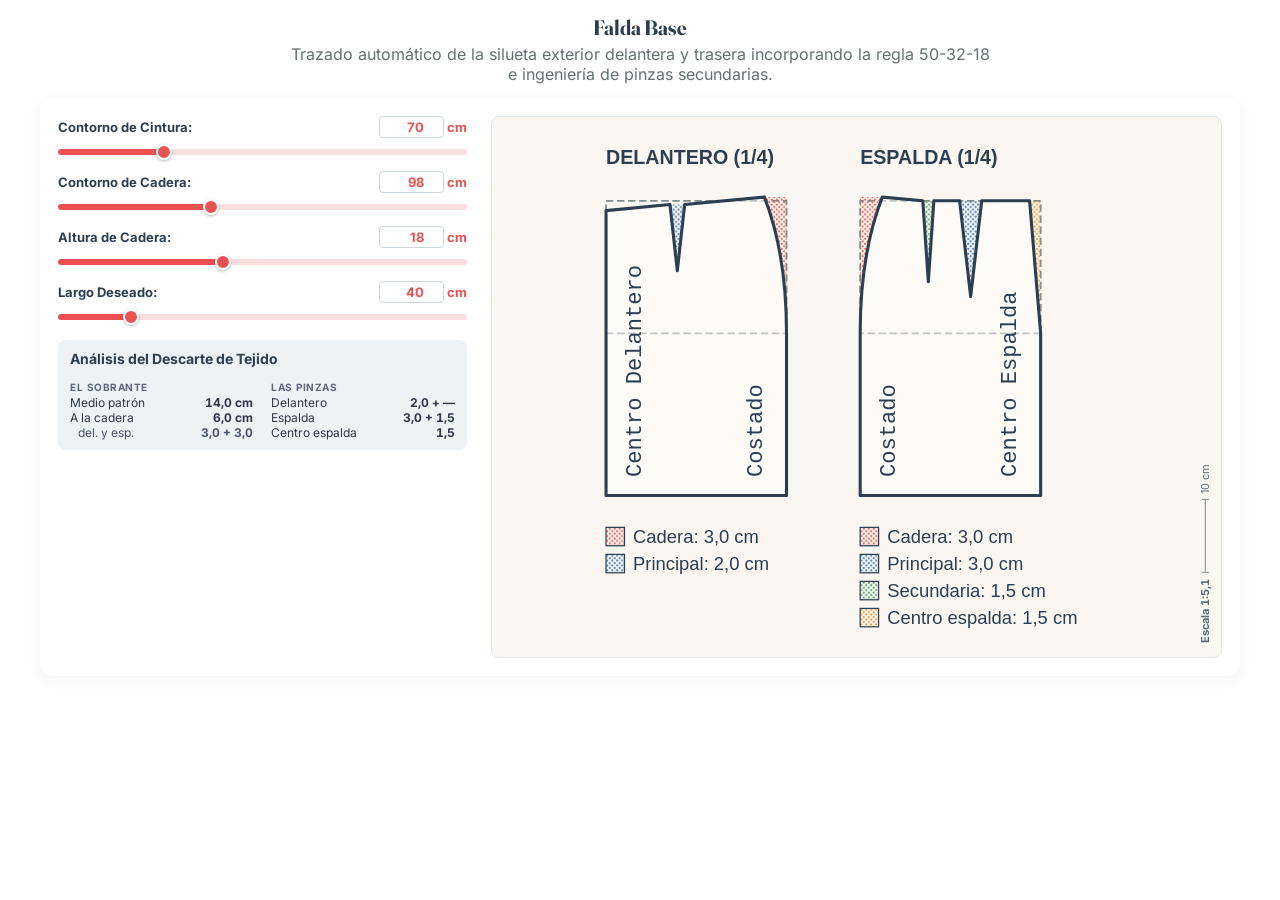
<file: falda_base_interactivo.html>
<!DOCTYPE html>
<html lang="es">
<head>
  <script>
    try {
      if (window.self !== window.top) document.documentElement.classList.add('sin-scroll');
    } catch (e) {}
  </script>
  <meta charset="UTF-8">
  <meta name="viewport" content="width=device-width, initial-scale=1.0">
  <title>Falda Base Técnica</title>
  <!-- Las mismas fuentes incrustadas que index.html. Cargan aparte para no
       bloquear el primer pintado; dentro del modal ya vienen de la caché. -->
  <link rel="stylesheet" href="css/fonts.css" media="print" onload="this.media='all'">
  <noscript><link rel="stylesheet" href="css/fonts.css"></noscript>
  <link rel="stylesheet" href="css/herramienta.css">
  <script src="js/herramienta.js"></script>
  <style>
    /* Solo lo propio de esta herramienta: su color. El resto está en
       css/herramienta.css, compartido con las demás. */
    :root {
      --color-herramienta: #ec5151;
      --pista-vacia: #f9dfdf;
      --color-tinta: #ca3737;
    }
  </style>
</head>
<body>

  <h1>Falda Base</h1>

  <p class="sub">Trazado automático de la silueta exterior delantera y trasera incorporando la regla 50-32-18 e ingeniería de pinzas secundarias.</p>
  <div class="aviso-error" id="avisoError" role="status">⚠ La cintura no puede ser igual o mayor que la cadera. Ajusta las medidas para generar el patrón.</div>

  <div class="contenedor">
    <!-- PANEL DE MANDOS -->
    <div class="controles">
      <div class="control-group">
        <div class="fila-medida">
          <label for="inCintura">Contorno de Cintura:</label>
          <span class="valores"><input type="number" id="numCintura" class="num" min="60" max="100" step="1" value="70"> cm</span>
        </div>
        <input type="range" id="inCintura" min="60" max="100" value="70">
      </div>
      <div class="control-group">
        <div class="fila-medida">
          <label for="inCadera">Contorno de Cadera:</label>
          <span class="valores"><input type="number" id="numCadera" class="num" min="84" max="122" step="1" value="98"> cm</span>
        </div>
        <input type="range" id="inCadera" min="84" max="122" value="98">
      </div>
      <div class="control-group">
        <div class="fila-medida">
          <label for="inAltCadera">Altura de Cadera:</label>
          <span class="valores"><input type="number" id="numAltCadera" class="num" min="14" max="24" step="0.5" value="18"> cm</span>
        </div>
        <input type="range" id="inAltCadera" min="14" max="24" step="0.5" value="18">
      </div>
      <div class="control-group">
        <div class="fila-medida">
          <label for="inLargo">Largo Deseado:</label>
          <span class="valores"><input type="number" id="numLargo" class="num" min="30" max="90" step="1" value="40"> cm</span>
        </div>
        <input type="range" id="inLargo" min="30" max="90" value="40">
      </div>
      <!-- INFORME MATEMÁTICO -->
      <div class="reporte-tecnico">
        <h3>Análisis del Descarte de Tejido</h3>
        <div id="logCalculos">Calculando geometría...</div>
      </div>

    </div>

    <!-- ESCENARIO GRÁFICO (SVG) -->
    <div class="visor-svg">
      <svg id="svgPatron" viewBox="0 0 800 700" xmlns="http://www.w3.org/2000/svg"
           role="img" aria-describedby="logCalculos">
        <!-- Los rehace el trazado en cada dibujo: sin ellos el SVG no existe
             para un lector de pantalla, y es toda la salida de la herramienta. -->
        <title>Trazado del patrón</title>
        <desc>El plano se dibuja al ajustar las medidas.</desc>
        <!-- Los estilos comunes del dibujo están en css/herramienta.css; aquí,
             solo lo propio de esta herramienta. La falda no añade ninguno. -->

        <g id="capaPatron"><!-- El plano se autodibuja aquí con JS --></g>
      </svg>
      <div class="escala" id="capaEscala">
        <div class="razon" id="escalaRazon">Escala 1:1</div>
        <div class="regla">
          <div class="barra" id="escalaBarra"></div>
          <span id="escalaTramo">10 cm</span>
        </div>
      </div>
    </div>
  </div>

  <script>
    const inCintura = document.getElementById('inCintura');
    const inCadera = document.getElementById('inCadera');
    const inAltCadera = document.getElementById('inAltCadera');
    const inLargo = document.getElementById('inLargo');

    const numCintura = document.getElementById('numCintura');
    const numCadera = document.getElementById('numCadera');
    const numAltCadera = document.getElementById('numAltCadera');
    const numLargo = document.getElementById('numLargo');
    const logCalculos = document.getElementById('logCalculos');
    const svgPatron = document.getElementById('svgPatron');
    const capaPatron = document.getElementById('capaPatron');
    const avisoError = document.getElementById('avisoError');
    const capaEscala = document.getElementById('capaEscala');
    const escalaRazon = document.getElementById('escalaRazon');
    const escalaBarra = document.getElementById('escalaBarra');
    const escalaTramo = document.getElementById('escalaTramo');

    const ESCALA = 6; // Relación visual: 1cm = 6px
    const reflejar = Herramienta.reflejar;

    function renderizarEsquema() {
      const cmCintura = parseFloat(inCintura.value);
      const cmCadera = parseFloat(inCadera.value);
      const cmAltCadera = parseFloat(inAltCadera.value);
      const cmLargo = parseFloat(inLargo.value);

      reflejar(numCintura, cmCintura);
      reflejar(numCadera, cmCadera);
      reflejar(numAltCadera, cmAltCadera);
      reflejar(numLargo, cmLargo);

      const semiCadera = cmCadera / 2;
      const semiCintura = cmCintura / 2;
      const descarteCintura = semiCadera - semiCintura;

      if (descarteCintura <= 0) {
        avisoError.style.display = 'block';
        capaPatron.innerHTML = '';
        // Sin trazado el viewBox se queda con el valor anterior: mostrar su
        // escala sería mentir sobre un dibujo que ya no está.
        capaEscala.style.display = 'none';
        logCalculos.innerHTML = 'Medidas incompatibles: ajusta la cintura o la cadera para calcular el patrón.';
        return;
      }
      avisoError.style.display = 'none';

      // ---- Reparto del sobrante -------------------------------------------
      // Cada absorbente tiene un tope, en cm por medio patrón. El reparto va en
      // dos fases: primero la norma 50-32-18 y después, con lo que no ha cabido,
      // un relleno por orden de prioridad.
      const TOPES = { cadD: 3, cadE: 3, pplE: 3, CE: 1.5, secE: 1.5, pplD: 2, secD: 1.5 };
      const MIN_PINZA = 1;    // por debajo de esto una pinza no se marca ni se cose
      const PRIORIDAD = ['cadD', 'cadE', 'pplE', 'pplD', 'CE', 'secE', 'secD'];
      const PINZAS = PRIORIDAD.slice(2);
      const EPS = 1e-9;
      let caderaDesbordada = false;

      const v = { cadD: 0, cadE: 0, pplE: 0, CE: 0, secE: 0, pplD: 0, secD: 0 };
      const llenar = (k, disponible) => {
        const hueco = Math.min(TOPES[k] - v[k], disponible);
        v[k] += hueco;
        return disponible - hueco;
      };

      // Fase 1: norma 50-32-18. Cada cuota baja por su propia cascada y lo que
      // no logra colocar se acumula como sobrante.
      let sobra = llenar('cadD', descarteCintura * 0.50 / 2)
                + llenar('cadE', descarteCintura * 0.50 / 2);
      let resto = descarteCintura * 0.32;
      for (const k of ['pplE', 'CE', 'secE']) resto = llenar(k, resto);
      sobra += resto;
      resto = descarteCintura * 0.18;
      for (const k of ['pplD', 'secD']) resto = llenar(k, resto);
      sobra += resto;

      // Fase 2: el sobrante rellena por orden de prioridad.
      for (const k of PRIORIDAD) sobra = llenar(k, sobra);

      // Una pinza por debajo del mínimo no se crea. Solo puede recoger su
      // cantidad otra pinza que con ella alcance el mínimo: sin esa condición
      // el sobrante rebota entre las dos secundarias y no converge nunca.
      for (let vuelta = 0; vuelta < PINZAS.length; vuelta++) {
        const floja = [...PINZAS].reverse().find(k => v[k] > EPS && v[k] < MIN_PINZA - EPS);
        if (!floja) break;
        let suelto = v[floja];
        v[floja] = 0;
        for (const k of PINZAS) {
          if (k === floja) continue;
          const hueco = Math.min(TOPES[k] - v[k], suelto);
          if (v[k] + hueco < MIN_PINZA - EPS) continue;
          v[k] += hueco;
          suelto -= hueco;
        }
        sobra += suelto;
      }

      // Lo que siga sobrando va a la cadera, a partes iguales. Es la única vía
      // por la que la cadera puede pasarse de su tope.
      v.cadD += sobra / 2;
      v.cadE += sobra / 2;

      // Fase 3: si la cadera se ha pasado de 10 cm (5 por lado), el excedente de
      // cada lado vuelve a las pinzas de SU pieza, que aquí admiten un tope
      // ampliado. Lo que no quepa ni así regresa a la cadera.
      const TOPES_AMPLIADOS = { pplD: 3, secD: 2, pplE: 4, CE: 2, secE: 3 };
      caderaDesbordada = (v.cadD + v.cadE) > 10 + EPS;
      if (caderaDesbordada) {
        let excedenteDel = Math.max(0, v.cadD - 5);
        let excedenteEsp = Math.max(0, v.cadE - 5);
        v.cadD -= excedenteDel;
        v.cadE -= excedenteEsp;
        const ampliar = (k, disponible) => {
          const hueco = Math.min(TOPES_AMPLIADOS[k] - v[k], disponible);
          v[k] += hueco;
          return disponible - hueco;
        };
        for (const k of ['pplD', 'secD']) excedenteDel = ampliar(k, excedenteDel);
        for (const k of ['pplE', 'CE', 'secE']) excedenteEsp = ampliar(k, excedenteEsp);
        // Las dos caderas son iguales, así que el reparto proporcional es mitad
        // y mitad.
        const irreducible = excedenteDel + excedenteEsp;
        v.cadD += irreducible / 2;
        v.cadE += irreducible / 2;
      }

      // La coma decimal, como en las otras tres herramientas.
      const n = Herramienta.cm;
      const fila = Herramienta.fila, bloque = Herramienta.bloque;
      // Una pinza por debajo del mínimo no se marca: se enseña como un guion en
      // vez de un 0,0, que se leería como una pinza de profundidad cero.
      const pinzaCm = (x) => x > 0 ? n(x) : '&mdash;';

      logCalculos.innerHTML = '<div class="grupos">'
        + bloque('El sobrante', [
            fila('Medio patrón', n(descarteCintura) + ' cm'),
            fila('A la cadera', n(v.cadD + v.cadE) + ' cm'),
            fila('del. y esp.', n(v.cadD) + ' + ' + n(v.cadE), true)
          ])
        + bloque('Las pinzas', [
            fila('Delantero', pinzaCm(v.pplD) + ' + ' + pinzaCm(v.secD)),
            fila('Espalda', pinzaCm(v.pplE) + ' + ' + pinzaCm(v.secE)),
            fila('Centro espalda', pinzaCm(v.CE))
          ])
        + (caderaDesbordada
            ? '<div class="nota">La cadera está al tope: el resto se reparte ampliando las pinzas.</div>'
            : '')
        + '</div>';

      const wCaderaPx = (cmCadera / 4) * ESCALA;
      const hCaderaPx = cmAltCadera * ESCALA;
      const hLargoPx = cmLargo * ESCALA;

      const anchoCinturaFrente = wCaderaPx - (v.cadD * ESCALA);
      const anchoCinturaEspalda = wCaderaPx - (v.cadE * ESCALA) - (v.CE * ESCALA);

      const pxPDel1 = v.pplD * ESCALA;
      const pxPDel2 = v.secD * ESCALA;
      const pxPEsp1 = v.pplE * ESCALA;
      const pxPEsp2 = v.secE * ESCALA;
      const pxEntalleEsp = v.CE * ESCALA;
      // La cintura baja hacia el centro delantero, que queda en vértice
      // inclinado; el centro de espalda arranca recto, a 90 grados. Los hombros
      // de las pinzas delanteras escalonan esa bajada.
      const yCinturaDel = 8, yCinturaEsp = 0;
      const yPDel1 = 3, yPDel2 = 1;
      const yPEsp1 = 0, yPEsp2 = 0;
      // La profundidad se mide desde el arranque de cada pinza, así que la
      // secundaria queda 2 cm más corta que su principal de verdad.
      const lenPDel1 = yPDel1 + 9 * ESCALA;
      const lenPDel2 = yPDel2 + 7 * ESCALA;
      const lenPEsp1 = yPEsp1 + 13 * ESCALA;
      const lenPEsp2 = yPEsp2 + 11 * ESCALA;

      // La secundaria se sitúa entre la principal y el costado, a 3.5 cm de
      // distancia (la nota admite de 3 a 4). Esa distancia se mide entre los
      // bordes más próximos de las dos pinzas, no entre sus ejes, así que la
      // separación de ejes crece con lo que engorden las pinzas.
      const HUECO_PINZAS = 3.5;
      const separacion = (ppl, sec) => (HUECO_PINZAS + ppl / 2 + sec / 2) * ESCALA;

      const ejeDel1 = anchoCinturaFrente * 0.45;
      const ejeDel2 = ejeDel1 + separacion(v.pplD, v.secD);
      const ejeEsp1 = pxEntalleEsp + (anchoCinturaEspalda * 0.40);
      const ejeEsp2 = ejeEsp1 + separacion(v.pplE, v.secE);

      let svgContent = '';

      // Delantero
      // Los dos bloques se colocan en el origen y se centran después de medirlos.
      // Las pinzas son huecos que el trazado se salta, así que no tienen relleno
      // propio: hay que dibujar la superficie retirada como una forma aparte,
      // por debajo de la silueta para no ensuciar su contorno.
      const trama = Herramienta.trama;
      const pinza = (eje, ancho, largo, yBase) =>
        `M ${eje - ancho/2},${yBase} L ${eje},${largo} L ${eje + ancho/2},${yBase} Z`;
      const costado = (xCintura) =>
        `M ${xCintura},-3 Q ${wCaderaPx},${hCaderaPx * 0.4} ${wCaderaPx},${hCaderaPx} L ${wCaderaPx},-3 Z`;
      // Los bloques se colocan pegados al origen; el lienzo se recorta después.

      // Los rótulos de centro y costado, girados y arrancando desde el bajo.
      // El anclaje por el borde de la caja —y no por la línea de base, que es
      // lo que había— es lo que los deja a los cuatro a la misma distancia de
      // su línea; el porqué está en Herramienta.girado.
      const girado = Herramienta.girado;
      const hueco = Herramienta.huecoRotulo(wCaderaPx);
      const yRotulo = hLargoPx - 15;
      // Con la falda corta, "Centro Delantero" es más alto que la pieza y se
      // monta sobre la cintura. Entonces los cuatro rótulos bajan de cuerpo, lo
      // mismo todos para que sigan pareciendo iguales. La letra es Courier:
      // cada carácter mide 0,6 del cuerpo. A 18px caben a partir de unos 35 cm.
      const CUERPO_ROTULO = 18, AIRE_CINTURA = 10;
      const sitioRotulo = yRotulo - yCinturaDel - AIRE_CINTURA;
      const cuerpoRotulo = Math.min(CUERPO_ROTULO, sitioRotulo / ('Centro Delantero'.length * 0.6));
      const opcRotulo = cuerpoRotulo < CUERPO_ROTULO ? { cuerpo: cuerpoRotulo } : undefined;

      // El resumen bajo cada pieza —un cuadrado con la trama de la pinza y su
      // tamaño— lo dibuja Herramienta.leyenda, igual en las cuatro.
      const leyenda = (entradas) => Herramienta.leyenda(entradas, hLargoPx);

      const entradasDel = [
        { nombre: 'Cadera',     cm: v.cadD, trama: 'pts-costado' },
        { nombre: 'Principal',  cm: v.pplD, trama: 'pts-principal' },
        { nombre: 'Secundaria', cm: v.secD, trama: 'pts-secundaria' }
      ];
      const entradasEsp = [
        { nombre: 'Cadera',         cm: v.cadE, trama: 'pts-costado' },
        { nombre: 'Principal',      cm: v.pplE, trama: 'pts-principal' },
        { nombre: 'Secundaria',     cm: v.secE, trama: 'pts-secundaria' },
        { nombre: 'Centro espalda', cm: v.CE,   trama: 'pts-ce' }
      ];


      let pathDelantero = `M 0,${yCinturaDel} `;
      // Cada pinza se dibuja solo si el reparto le ha dado ancho.
      if (pxPDel1 > 0) {
        pathDelantero += `L ${ejeDel1 - pxPDel1/2},${yPDel1} L ${ejeDel1},${lenPDel1} L ${ejeDel1 + pxPDel1/2},${yPDel1} `;
      }
      if (pxPDel2 > 0) {
        pathDelantero += `L ${ejeDel2 - pxPDel2/2},${yPDel2} L ${ejeDel2},${lenPDel2} L ${ejeDel2 + pxPDel2/2},${yPDel2} `;
      }
      pathDelantero += `L ${anchoCinturaFrente},-3 `;
      pathDelantero += `Q ${wCaderaPx},${hCaderaPx * 0.4} ${wCaderaPx},${hCaderaPx} `;
      pathDelantero += `L ${wCaderaPx},${hLargoPx} L 0,${hLargoPx} Z`;

      svgContent += `
        <g id="gDelantero" transform="translate(0, 0)">
          <text x="0" y="-30" class="titulo">DELANTERO (1/4)</text>
          <rect x="0" y="0" width="${wCaderaPx}" height="${hLargoPx}" class="linea-guia" />
          <line x1="0" y1="${hCaderaPx}" x2="${wCaderaPx}" y2="${hCaderaPx}" class="linea-guia" />
          ${trama('pts-costado', costado(anchoCinturaFrente))}
          ${pxPDel1 > 0 ? trama('pts-principal', pinza(ejeDel1, pxPDel1, lenPDel1, yPDel1)) : ''}
          ${pxPDel2 > 0 ? trama('pts-secundaria', pinza(ejeDel2, pxPDel2, lenPDel2, yPDel2)) : ''}
          <path d="${pathDelantero}" class="silueta-patron" />
          ${girado(hueco, yRotulo, 'Centro Delantero', true, opcRotulo)}
          ${girado(wCaderaPx - hueco, yRotulo, 'Costado', false, opcRotulo)}
          ${leyenda(entradasDel)}
        </g>
      `;

      // Espalda

      let pathEspalda = `M ${pxEntalleEsp},${yCinturaEsp} `; 
      if (pxPEsp1 > 0) {
        pathEspalda += `L ${ejeEsp1 - pxPEsp1/2},${yPEsp1} L ${ejeEsp1},${lenPEsp1} L ${ejeEsp1 + pxPEsp1/2},${yPEsp1} `;
      } else {
        // Sin ninguna pinza no hay nada que sujete la cintura plana al salir del
        // centro de espalda: el tramo único hasta el costado heredaría su subida
        // y el vértice dejaría de ser recto. Se escuadra hasta donde iría la
        // principal, así la forma sigue siendo la misma que con pinza.
        pathEspalda += `L ${ejeEsp1},${yCinturaEsp} `;
      }
      if (pxPEsp2 > 0) {
        pathEspalda += `L ${ejeEsp2 - pxPEsp2/2},${yPEsp2} L ${ejeEsp2},${lenPEsp2} L ${ejeEsp2 + pxPEsp2/2},${yPEsp2} `;
      }
      pathEspalda += `L ${pxEntalleEsp + anchoCinturaEspalda},-3 `;
      pathEspalda += `Q ${wCaderaPx},${hCaderaPx * 0.4} ${wCaderaPx},${hCaderaPx} `;
      // El entalle lumbar solo quita ancho en la cintura: baja a ancho completo y el
      // cierre Z traza la diagonal desde la línea de cadera hasta el punto de cintura.
      pathEspalda += `L ${wCaderaPx},${hLargoPx} L 0,${hLargoPx} L 0,${hCaderaPx} Z`;

      svgContent += `
        <g id="gEspalda" transform="translate(0, 0)">
          <text x="0" y="-30" class="titulo">ESPALDA (1/4)</text>
          <!-- Solo la geometría va espejada (x -> wCaderaPx - x), para que el costado
               quede enfrentado al del delantero. Los textos se quedan fuera del espejo
               y cambian de lado a mano, o se leerían del revés. -->
          <g transform="translate(${wCaderaPx}, 0) scale(-1, 1)">
            <rect x="0" y="0" width="${wCaderaPx}" height="${hLargoPx}" class="linea-guia" />
            <line x1="0" y1="${hCaderaPx}" x2="${wCaderaPx}" y2="${hCaderaPx}" class="linea-guia" />
            ${trama('pts-costado', costado(pxEntalleEsp + anchoCinturaEspalda))}
            ${pxEntalleEsp > 0 ? trama('pts-ce', `M 0,${yCinturaEsp} L ${pxEntalleEsp},${yCinturaEsp} L 0,${hCaderaPx} Z`) : ''}
            ${pxPEsp1 > 0 ? trama('pts-principal', pinza(ejeEsp1, pxPEsp1, lenPEsp1, yPEsp1)) : ''}
            ${pxPEsp2 > 0 ? trama('pts-secundaria', pinza(ejeEsp2, pxPEsp2, lenPEsp2, yPEsp2)) : ''}
            <path d="${pathEspalda}" class="silueta-patron" />
          </g>
          ${girado(hueco, yRotulo, 'Costado', true, opcRotulo)}
          ${girado(wCaderaPx - hueco, yRotulo, 'Centro Espalda', false, opcRotulo)}
          ${leyenda(entradasEsp)}
        </g>
      `;

      capaPatron.innerHTML = svgContent;

      // Los dos bloques se pegan al origen, uno tras otro, y el lienzo se
      // recorta a lo que ocupan. Hay que medirlo: el resumen y el título pueden
      // ser más anchos que la propia pieza, así que el ancho de la pieza no
      // sirve como referencia.
      const SEPARACION = 60;
      const gDel = document.getElementById('gDelantero');
      const gEsp = document.getElementById('gEspalda');
      const cajaDel = gDel.getBBox(), cajaEsp = gEsp.getBBox();
      gDel.setAttribute('transform', `translate(${-cajaDel.x}, 0)`);
      gEsp.setAttribute('transform', `translate(${cajaDel.width + SEPARACION - cajaEsp.x}, 0)`);

      // El lienzo se ciñe al contenido en los dos ejes. Con 800 de ancho y 700
      // de alto fijos sobraba sitio por todos lados y el plano se dibujaba mucho
      // más pequeño de lo que cabía.
      const MARGEN = 24;
      const caja = capaPatron.getBBox();
      svgPatron.setAttribute('viewBox',
        `${caja.x - MARGEN} ${caja.y - MARGEN} ${caja.width + 2 * MARGEN} ${caja.height + 2 * MARGEN}`);

      Herramienta.describir(svgPatron,
        `Falda base para ${cmCintura} de cintura, ${cmCadera} de cadera y ${cmLargo} cm de largo`,
        `Delantero y espalda, un cuarto cada uno, enfrentados por el costado. `
        + `Sobran ${descarteCintura.toFixed(1).replace('.', ',')} cm en la media cintura, `
        + `repartidos entre los costados y las pinzas. Las cifras están en el informe.`);

      capaEscala.style.display = '';
      util.actualizarEscala();
    }

    // Un trazado que revienta tiene que decirlo: sin esto se queda el dibujo
    // anterior en pantalla y la herramienta parece que va, pero no responde.
    renderizarEsquema = Herramienta.blindar(renderizarEsquema, {
      aviso: avisoError, capa: capaPatron, escala: capaEscala, informe: logCalculos
    });

    // Sliders, casillas numéricas, agrupación de renders y capa de escala:
    // todo eso vive en js/herramienta.js, compartido con las demás herramientas.
    const util = Herramienta.montar({
      nombre: 'falda',
      svg: svgPatron,
      escala: { capa: capaEscala, razon: escalaRazon, barra: escalaBarra, tramo: escalaTramo },
      tramas: ['costado', 'principal', 'secundaria', 'ce'],
      cmPorUnidad: ESCALA,
      render: renderizarEsquema,
      medidas: [
        [inCintura, numCintura],
        [inCadera, numCadera],
        [inAltCadera, numAltCadera],
        [inLargo, numLargo]
      ]
    });

    renderizarEsquema();
    util.avisarAlto();   // el modal necesita el alto para no cortar la herramienta
  </script>
</body>
</html>
</file>
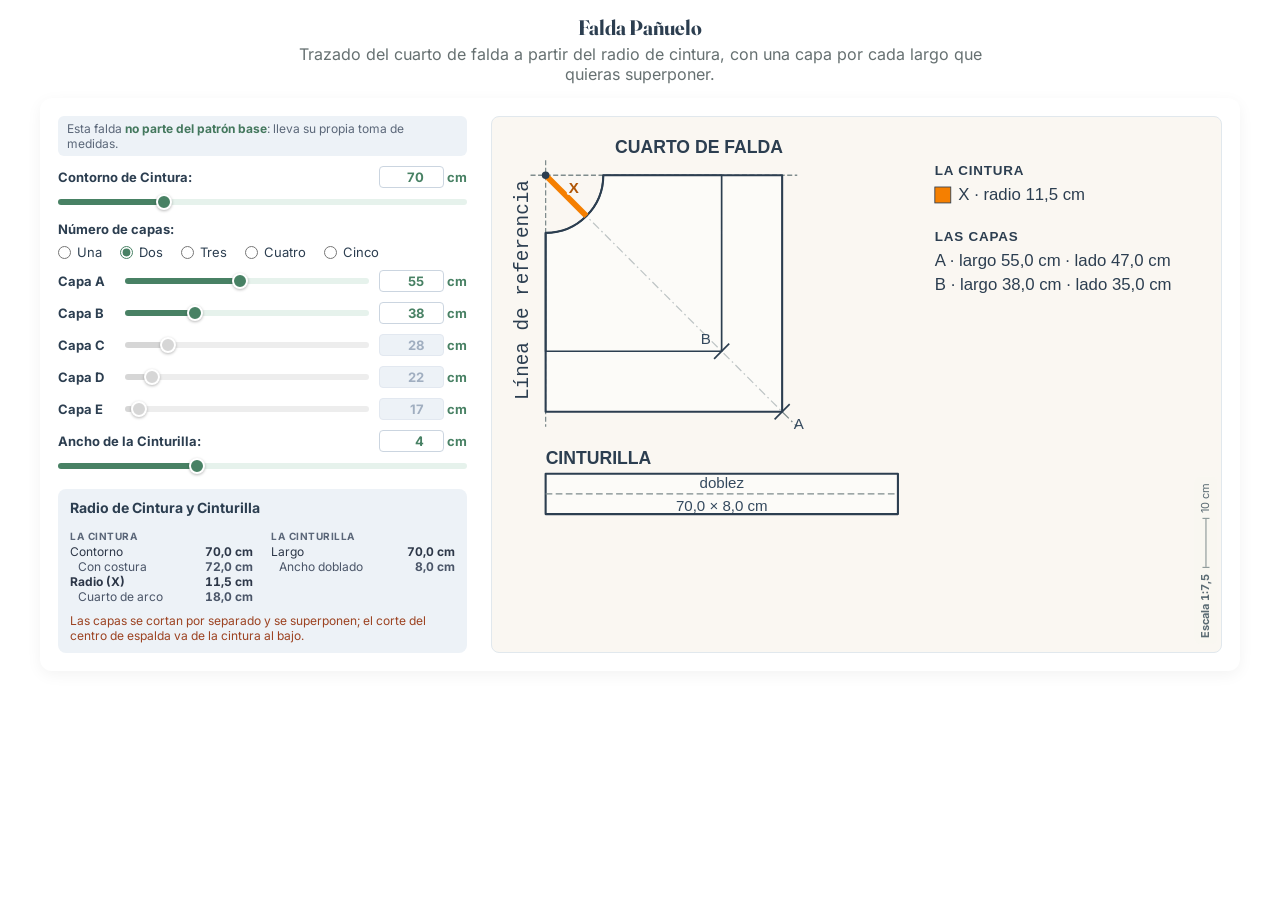
<file: falda_panuelo_interactivo.html>
<!DOCTYPE html>
<html lang="es">
<head>
  <script>
    try {
      if (window.self !== window.top) document.documentElement.classList.add('sin-scroll');
    } catch (e) {}
  </script>
  <meta charset="UTF-8">
  <meta name="viewport" content="width=device-width, initial-scale=1.0">
  <title>Falda Pañuelo</title>
  <!-- Las mismas fuentes incrustadas que index.html. Cargan aparte para no
       bloquear el primer pintado; dentro del modal ya vienen de la caché. -->
  <link rel="stylesheet" href="css/fonts.css" media="print" onload="this.media='all'">
  <noscript><link rel="stylesheet" href="css/fonts.css"></noscript>
  <link rel="stylesheet" href="css/herramienta.css">
  <script src="js/herramienta.js"></script>
  <style>
    /* Solo lo propio de esta herramienta: su color. El resto está en
       css/herramienta.css, compartido con las demás.

       Un verde apagado (tono 150, saturación 0,28) elegido midiendo, no a ojo:
       4,58:1 sobre blanco, que es lo que hace falta para que la cifra del
       deslizador se lea, y 3,57:1 con la tinta del icono encima del disco, por
       encima del 3:1 que se le pide a un gráfico. */
    :root {
      --color-herramienta: #488164;
      --pista-vacia: #e6f2ec;
      --color-tinta: #44785e;
    }
  </style>
</head>
<body>

  <h1>Falda Pañuelo</h1>

  <p class="sub">Trazado del cuarto de falda a partir del radio de cintura, con una capa por cada largo que quieras superponer.</p>
  <div class="aviso-error" id="avisoError" role="status"></div>

  <div class="contenedor">
    <!-- PANEL DE MANDOS -->
    <div class="controles">
      <!-- Esta falda no sale del patrón base: la lámina pide su propia toma de
           medidas, y de ahí que la única que comparte con las demás
           herramientas sea el contorno de cintura. -->
      <p class="de-otra">Esta falda <strong>no parte del patrón base</strong>: lleva su propia toma de medidas.</p>
      <div class="control-group">
        <div class="fila-medida">
          <label for="inCintura">Contorno de Cintura:</label>
          <span class="valores"><input type="number" id="numCintura" class="num" min="60" max="100" step="1" value="70"> cm</span>
        </div>
        <input type="range" id="inCintura" min="60" max="100" value="70">
      </div>

      <!-- No es una medida que se deslice: es cuántas faldas se superponen.
           Las capas que sobran no se esconden, se deshabilitan, para que se vea
           que están ahí y qué largo tenían. -->
      <div class="control-group grupo-opciones">
        <label>Número de capas:</label>
        <div class="opciones">
          <label class="chk-opcion"><input type="radio" name="capas" id="cap1" value="1"> Una</label>
          <label class="chk-opcion"><input type="radio" name="capas" id="cap2" value="2" checked> Dos</label>
          <label class="chk-opcion"><input type="radio" name="capas" id="cap3" value="3"> Tres</label>
          <label class="chk-opcion"><input type="radio" name="capas" id="cap4" value="4"> Cuatro</label>
          <label class="chk-opcion"><input type="radio" name="capas" id="cap5" value="5"> Cinco</label>
        </div>
      </div>

      <!-- Los cinco largos van en una línea cada uno —rótulo, deslizador y
           casilla— porque en dos filas no cabrían junto al informe. Sus cifras
           no se repiten aquí abajo: están dentro del propio dibujo. -->
      <div class="control-group en-linea">
        <label for="inLargoA">Capa A</label>
        <input type="range" id="inLargoA" min="15" max="100" value="55">
        <span class="valores"><input type="number" id="numLargoA" class="num" min="15" max="100" step="1" value="55"> cm</span>
      </div>
      <div class="control-group en-linea">
        <label for="inLargoB">Capa B</label>
        <input type="range" id="inLargoB" min="15" max="100" value="38">
        <span class="valores"><input type="number" id="numLargoB" class="num" min="15" max="100" step="1" value="38"> cm</span>
      </div>
      <div class="control-group en-linea">
        <label for="inLargoC">Capa C</label>
        <input type="range" id="inLargoC" min="15" max="100" value="28">
        <span class="valores"><input type="number" id="numLargoC" class="num" min="15" max="100" step="1" value="28"> cm</span>
      </div>
      <div class="control-group en-linea">
        <label for="inLargoD">Capa D</label>
        <input type="range" id="inLargoD" min="15" max="100" value="22">
        <span class="valores"><input type="number" id="numLargoD" class="num" min="15" max="100" step="1" value="22"> cm</span>
      </div>
      <div class="control-group en-linea">
        <label for="inLargoE">Capa E</label>
        <input type="range" id="inLargoE" min="15" max="100" value="17">
        <span class="valores"><input type="number" id="numLargoE" class="num" min="15" max="100" step="1" value="17"> cm</span>
      </div>

      <div class="control-group">
        <div class="fila-medida">
          <label for="inCinturilla">Ancho de la Cinturilla:</label>
          <span class="valores"><input type="number" id="numCinturilla" class="num" min="2" max="8" step="0.5" value="4"> cm</span>
        </div>
        <input type="range" id="inCinturilla" min="2" max="8" step="0.5" value="4">
      </div>

      <!-- INFORME MATEMÁTICO -->
      <div class="reporte-tecnico">
        <h3>Radio de Cintura y Cinturilla</h3>
        <div id="logCalculos">Calculando geometría...</div>
      </div>

    </div>

    <!-- ESCENARIO GRÁFICO (SVG) -->
    <div class="visor-svg">
      <svg id="svgPatron" viewBox="0 0 800 700" xmlns="http://www.w3.org/2000/svg"
           role="img" aria-describedby="logCalculos">
        <!-- Los rehace el trazado en cada dibujo: sin ellos el SVG no existe
             para un lector de pantalla, y es toda la salida de la herramienta. -->
        <title>Trazado del patrón</title>
        <desc>El plano se dibuja al ajustar las medidas.</desc>
        <style>
          /* Los comunes están en css/herramienta.css; aquí, lo propio de esta.
             La bisectriz es la línea sobre la que se miden el radio y los
             largos, así que va marcada distinta de las de referencia. */
          .bisectriz { stroke: #7f8c8d; stroke-width: 1.5; stroke-dasharray: 10 4 2 4; fill: none; }
          /* Las capas de dentro no son la silueta de la pieza: son el contorno
             de otra falda que se superpone, y van sin relleno. */
          .capa-interior { stroke: #2c3e50; stroke-width: 2; stroke-linejoin: round; fill: none; }
          /* El radio de cintura es lo único que hay que calcular, así que va en
             naranja para que se localice de un vistazo sobre un plano que es
             todo azul pizarra. El arco que traza no se resalta: ya lo dibuja
             el contorno de la pieza, y repintado encima tapaba el borde de la
             cintura con un trazo de 7 que no era el de la silueta.

             El trazo va de naranja puro. Eso lo deja en 2,5:1 sobre el lienzo,
             por debajo del 3:1 que se le pide a un gráfico —sobre un fondo casi
             blanco no hay naranja que llegue: el más oscuro que lo cumple ya se
             lee marrón—, así que se compensa engordando la línea a 7. El
             rótulo, que es texto y necesita 4,5:1, se queda en un naranja
             tostado de 4,70. */
          .cota-radio { stroke: #f57f00; stroke-width: 7; stroke-linecap: butt; fill: none; }
          /* El halo del color del lienzo: tan pegada al trazo, la X se apoya
             en el arco de la cintura y en la propia cota naranja segun la
             medida. Recortando el fondo a su alrededor se lee sin tener que
             apartarla del radio. */
          .radio { fill: #b05606; font-weight: bold;
                   paint-order: stroke; stroke: #faf7f2; stroke-width: 5;
                   stroke-linejoin: round; }
          .cota-largo { stroke: #2c3e50; stroke-width: 2; fill: none; }
          .punto-ref { fill: #2c3e50; }
          /* La cinturilla se dobla por la mitad a lo ancho, de ahí que se
             dibuje del doble del ancho que se quiere y con su línea de doblez. */
          .doblez { stroke: #7f8c8d; stroke-width: 1.5; stroke-dasharray: 8 4; fill: none; }
          /* Los cuerpos de letra del plano, mayores que los comunes: este
             trazado es de los grandes —una falda de metro y pico de lado— y el
             lienzo lo encoge hasta 1:8, con lo que los tamaños compartidos se
             quedaban diminutos. */
          .texto { font-size: 23px; }
          .titulo { font-size: 21px; }
          .cota { font-size: 18px; }
          .ficha { font-family: 'Helvetica', sans-serif; font-size: 20px; fill: #2c3e50; }
          /* Los dos rótulos de la ficha van en negrita y en la misma tinta que
             el resto del plano: en gris claro se leían como una nota al pie en
             vez de como el título de su columna. */
          .ficha-titulo { font-family: 'Helvetica', sans-serif; font-size: 16px; font-weight: bold;
                          letter-spacing: 0.06em; fill: #2c3e50; }
        </style>

        <g id="capaPatron"><!-- El plano se autodibuja aquí con JS --></g>
      </svg>
      <div class="escala" id="capaEscala">
        <div class="razon" id="escalaRazon">Escala 1:1</div>
        <div class="regla">
          <div class="barra" id="escalaBarra"></div>
          <span id="escalaTramo">10 cm</span>
        </div>
      </div>
    </div>
  </div>

  <script>
    const inCintura = document.getElementById('inCintura');
    const inLargoA = document.getElementById('inLargoA');
    const inLargoB = document.getElementById('inLargoB');
    const inLargoC = document.getElementById('inLargoC');
    const inLargoD = document.getElementById('inLargoD');
    const inLargoE = document.getElementById('inLargoE');
    const inCinturilla = document.getElementById('inCinturilla');

    const numCintura = document.getElementById('numCintura');
    const numLargoA = document.getElementById('numLargoA');
    const numLargoB = document.getElementById('numLargoB');
    const numLargoC = document.getElementById('numLargoC');
    const numLargoD = document.getElementById('numLargoD');
    const numLargoE = document.getElementById('numLargoE');
    const numCinturilla = document.getElementById('numCinturilla');

    const radiosCapas = Array.from(document.querySelectorAll('input[name="capas"]'));

    const logCalculos = document.getElementById('logCalculos');
    const svgPatron = document.getElementById('svgPatron');
    const capaPatron = document.getElementById('capaPatron');
    const avisoError = document.getElementById('avisoError');
    const capaEscala = document.getElementById('capaEscala');
    const escalaRazon = document.getElementById('escalaRazon');
    const escalaBarra = document.getElementById('escalaBarra');
    const escalaTramo = document.getElementById('escalaTramo');

    const ESCALA = 6; // Relación visual: 1cm = 6px
    const reflejar = Herramienta.reflejar;
    const n = Herramienta.cm;
    const fila = Herramienta.fila, bloque = Herramienta.bloque;
    const girado = Herramienta.girado;

    // ---- Constantes de la lámina -------------------------------------------
    // "Obtén el contorno de cintura y súmale 2cm, de forma que puedas cortar al
    // lomo teniendo en cuenta la costura del centro espalda."
    const COSTURA_CE = 2;

    // El mismo naranja que el CSS: la muestra de la ficha y la cota del radio
    // tienen que ir del mismo color, y desde JS no se puede pintar con una
    // variable CSS dentro de un atributo fill.
    const NARANJA = "#f57f00";

    const u = (cm) => cm * ESCALA;   // centímetros a unidades del lienzo
    const RAIZ2 = Math.SQRT2;

    // Las tres capas, de fuera a dentro. El orden de la lámina es A la más
    // larga, pero no se impone: si se cambian los largos, se reordenan solas.
    const MANDOS_CAPA = [
      { letra: 'A', slider: inLargoA, campo: numLargoA },
      { letra: 'B', slider: inLargoB, campo: numLargoB },
      { letra: 'C', slider: inLargoC, campo: numLargoC },
      { letra: 'D', slider: inLargoD, campo: numLargoD },
      { letra: 'E', slider: inLargoE, campo: numLargoE }
    ];

    function renderizarEsquema() {
      const cmCintura = parseFloat(inCintura.value);
      const cmCinturilla = parseFloat(inCinturilla.value);
      const nCapas = parseInt((radiosCapas.find(r => r.checked) || {}).value || '2', 10);

      reflejar(numCintura, cmCintura);
      reflejar(numCinturilla, cmCinturilla);
      MANDOS_CAPA.forEach(m => reflejar(m.campo, m.slider.value));

      // Las capas de más se deshabilitan en vez de esconderse: así se ve que
      // están ahí y con qué largo, y al subir el número vuelven con su valor.
      MANDOS_CAPA.forEach((m, i) => {
        const activa = i < nCapas;
        m.slider.disabled = !activa;
        m.campo.disabled = !activa;
      });
      util.pintarTodas();

      const fallar = (msg) => {
        avisoError.textContent = '⚠ ' + msg;
        avisoError.style.display = 'block';
        capaPatron.innerHTML = '';
        capaEscala.style.display = 'none';
        logCalculos.textContent = 'Ajusta las medidas para poder trazar el patrón.';
      };

      // ---- El radio de cintura ---------------------------------------------
      // Es lo único que hay que calcular, y de lo que cuelga todo el trazado:
      // la falda es un cuadrado con un agujero circular en medio, y ese agujero
      // es la cintura. Su arco de un cuarto vale un cuarto de la cintura del
      // patrón, así que el radio sale de la longitud entera.
      const cinturaPatron = cmCintura + COSTURA_CE;
      const radio = cinturaPatron / (2 * Math.PI);
      const cuartoCintura = cinturaPatron / 4;

      // ---- Las capas --------------------------------------------------------
      // El largo se mide desde la cintura SOBRE LA BISECTRIZ, y el punto que
      // queda es la esquina del cuadrado. Como la esquina está en la diagonal,
      // el lado sale de dividir la diagonal entre raíz de dos.
      const capas = MANDOS_CAPA.slice(0, nCapas).map(m => {
        const largo = parseFloat(m.slider.value);
        const diagonal = radio + largo;
        return { letra: m.letra, largo, diagonal, lado: diagonal / RAIZ2 };
      }).sort((a, b) => b.lado - a.lado);   // de fuera a dentro

      // El cuadrado tiene que quedar por fuera del círculo de la cintura: su
      // punto más cercano al centro es el lado, no la esquina.
      const corta = capas.find(c => c.lado <= radio + 0.05);
      if (corta) {
        return fallar('La capa ' + corta.letra + ' es demasiado corta para este radio de cintura: '
          + 'el cuadrado se metería dentro del círculo de la cintura. '
          + 'Hacen falta al menos ' + n(radio * (RAIZ2 - 1)) + ' cm de largo.');
      }
      avisoError.style.display = 'none';

      // ---- Trazado -----------------------------------------------------------
      // El punto de referencia va en el origen; el cuarto de falda crece hacia
      // la derecha y hacia abajo, como en la lámina.
      const r = u(radio);
      const fuera = capas[0];
      const L = u(fuera.lado);
      const MARGEN_GUIA = 18;   // lo que las líneas de referencia rebasan la pieza


      // La pieza: cuadrado menos el cuarto de círculo. Se recorre desde el
      // arranque del arco para que el contorno salga en un solo trazo cerrado.
      const pieza = (lado) =>
        `M 0,${r.toFixed(2)} `
        + `A ${r.toFixed(2)},${r.toFixed(2)} 0 0 0 ${r.toFixed(2)},0 `   // la cintura
        + `L ${lado.toFixed(2)},0 `                                      // hasta la línea horizontal
        + `L ${lado.toFixed(2)},${lado.toFixed(2)} `                     // la esquina, el pico
        + `L 0,${lado.toFixed(2)} Z`;                                    // y de vuelta al centro

      // La bisectriz, sobre la que se miden el radio y los largos.
      const diagFuera = u(fuera.diagonal);
      const dx = diagFuera / RAIZ2;

      // Todo se mide sobre la bisectriz: el radio desde el punto de referencia
      // hasta la cintura, y desde ahí el largo de cada capa.
      const enDiag = (d) => ({ x: d / RAIZ2, y: d / RAIZ2 });

      // El radio, del centro al arco. El rótulo va en el punto medio de la
      // cota y pegado a ella, a 13: medio trazo son 3,5 y media X a cuerpo 18
      // son 6,3, así que quedan unas tres unidades de aire. Se aparta en
      // perpendicular hacia el hueco de arriba a la derecha, el que queda entre
      // la bisectriz y la línea horizontal.
      //
      // Cabe en el medio porque el rótulo de la línea de referencia va por
      // FUERA de la pieza, a la izquierda de su línea. Dentro subía por esta
      // esquina y obligaba a correr la X hacia el arco.
      //
      // Solo la letra: la cifra va en la leyenda y en el informe, y aquí dentro
      // del hueco de la cintura no cabe sin montarse sobre el arco.
      const SEPARA_ROTULO = 13;   // del trazo de la cota al centro de la letra
      const medioRadio = enDiag(r / 2);
      const aparta = SEPARA_ROTULO / RAIZ2;
      const xRotulo = medioRadio.x + aparta;
      const yRotulo = medioRadio.y - aparta;
      const cotaRadio =
        `<line x1="0" y1="0" x2="${enDiag(r).x.toFixed(2)}" y2="${enDiag(r).y.toFixed(2)}" class="cota-radio" />`
        + `<text x="${xRotulo.toFixed(2)}" y="${yRotulo.toFixed(2)}"`
        + ` class="cota radio" text-anchor="middle" dominant-baseline="central">X</text>`;

      // Cada capa acaba en su esquina, sobre la bisectriz. Se marca con un
      // trazo corto en perpendicular —que sí se ve, porque cruza la bisectriz
      // en vez de taparla— y la letra con su largo al lado.
      //
      // La de fuera lleva el rótulo pasada la esquina, donde no hay nada. Las
      // de dentro lo llevan hacia el centro y alineado por la derecha: puesto
      // hacia fuera cruzaría el borde de la capa que la envuelve.
      // Solo la letra en la esquina: el largo y el lado están en la ficha de
      // abajo. Con cinco capas, la cifra al lado de cada marca no cabía.
      const marcaCapa = (c, i) => {
        const p = enDiag(u(c.diagonal));
        const t = 9;   // medio largo del trazo, en perpendicular a la bisectriz
        const fuera = i === 0;
        return `<line x1="${(p.x + t).toFixed(2)}" y1="${(p.y - t).toFixed(2)}" `
             + `x2="${(p.x - t).toFixed(2)}" y2="${(p.y + t).toFixed(2)}" class="cota-largo" />`
             + `<text x="${(p.x + (fuera ? 14 : -13)).toFixed(2)}" y="${(p.y + (fuera ? 21 : -9)).toFixed(2)}"`
             + ` class="cota"${fuera ? '' : ' text-anchor="end"'}>${c.letra}</text>`;
      };

      // ---- La cinturilla ------------------------------------------------------
      // Paso 3 de la lámina: "un rectángulo con las medidas de tu contorno de
      // cintura y el doble del ancho deseado, para poder doblarlo". Va debajo
      // del cuarto, alineada con él, con su línea de doblez por la mitad.
      // 74 y no menos: el rótulo de la capa exterior cuelga por debajo de la
      // esquina de la pieza, y con la falda más pequeña posible se tocaba con el
      // título de la cinturilla.
      const HUECO_PIEZAS = 74;

      // Las dos rotulaciones se reparten la línea de doblez, una a cada lado:
      // arriba qué es esa línea y abajo lo que mide la pieza. Pero la cinturilla
      // es una barra fina, y con el ancho al mínimo —4 cm ya doblada, 24 de
      // dibujo— en cada mitad no cabe una línea de texto: entonces salen fuera,
      // por encima y por debajo de la barra, en vez de desbordarla.
      const ALTO_ROTULO_COTA = 23;
      function rotulosCinturilla() {
        const medio = yCint + altoCint / 2;
        const cabe = altoCint / 2 >= ALTO_ROTULO_COTA;
        const yDoblez = cabe ? medio - 7 : yCint - 8;
        const yMedidas = cabe ? medio + 20 : yCint + altoCint + 21;
        const medio_x = (anchoCint / 2).toFixed(2);
        return `<text x="${medio_x}" y="${yDoblez.toFixed(2)}" class="cota" text-anchor="middle">doblez</text>`
          + `<text x="${medio_x}" y="${yMedidas.toFixed(2)}" class="cota" text-anchor="middle">`
          + `${n(cmCintura)} &times; ${n(cmCinturilla * 2)} cm</text>`;
      }
      const anchoCint = u(cmCintura);
      const altoCint = u(cmCinturilla * 2);
      const yCint = L + HUECO_PIEZAS;
      const cinturilla =
        `<text x="0" y="${(yCint - 12).toFixed(2)}" class="titulo">CINTURILLA</text>`
        + `<rect x="0" y="${yCint.toFixed(2)}" width="${anchoCint.toFixed(2)}" height="${altoCint.toFixed(2)}" class="silueta-patron" />`
        + `<line x1="0" y1="${(yCint + altoCint / 2).toFixed(2)}" x2="${anchoCint.toFixed(2)}" y2="${(yCint + altoCint / 2).toFixed(2)}" class="doblez" />`
        + rotulosCinturilla();

      // ---- Las leyendas, en su propia columna ----------------------------------
      // El plano va en dos columnas: los patrones a la izquierda —el cuarto de
      // falda y, debajo, la cinturilla— y las leyendas a la derecha, una encima
      // de la otra. Debajo de las piezas el trazado salía muy alto y estrecho, y
      // el visor, que es más ancho que alto, lo encogía.
      //
      // Las cifras viven aquí dentro y no en el informe: son de la pieza, y en
      // la columna de mandos le quitaban sitio a los deslizadores.
      const PASO_FICHA = 29, LADO_MUESTRA = 19;
      // La columna arranca pasada la pieza más ancha de la izquierda. La
      // cinturilla ya no necesita reserva a su derecha: sus medidas van dentro,
      // bajo la línea de doblez.
      const xLeyendas = Math.max(L + 44, anchoCint + 44);
      const yCapas = 78;   // el segundo bloque, bajo el primero
      const ficha =
        `<text x="${xLeyendas.toFixed(2)}" y="0" class="ficha-titulo">LA CINTURA</text>`
        + `<rect x="${xLeyendas.toFixed(2)}" y="14" width="${LADO_MUESTRA}" height="${LADO_MUESTRA}" class="muestra" fill="${NARANJA}" />`
        + `<text x="${(xLeyendas + LADO_MUESTRA + 9).toFixed(2)}" y="30" class="ficha">`
        + `X &middot; radio ${n(radio)} cm</text>`
        + `<text x="${xLeyendas.toFixed(2)}" y="${yCapas}" class="ficha-titulo">LAS CAPAS</text>`
        + capas.map((c, i) => `<text x="${xLeyendas.toFixed(2)}" y="${(yCapas + 30 + i * PASO_FICHA).toFixed(2)}" class="ficha">`
            + `${c.letra} &middot; largo ${n(c.largo)} cm &middot; lado ${n(c.lado)} cm</text>`).join('');

      const svgContent = `
        <g id="gDelantero">
          <text x="${(r + 14).toFixed(2)}" y="-26" class="titulo">CUARTO DE FALDA</text>
          <line x1="0" y1="${(-MARGEN_GUIA).toFixed(2)}" x2="0" y2="${(L + MARGEN_GUIA).toFixed(2)}" class="linea-guia" />
          <line x1="${(-MARGEN_GUIA).toFixed(2)}" y1="0" x2="${(L + MARGEN_GUIA).toFixed(2)}" y2="0" class="linea-guia" />
          <line x1="0" y1="0" x2="${(dx + MARGEN_GUIA).toFixed(2)}" y2="${(dx + MARGEN_GUIA).toFixed(2)}" class="bisectriz" />
          <path d="${pieza(L)}" class="silueta-patron" />
          ${capas.slice(1).map(c => `<path d="${pieza(u(c.lado))}" class="capa-interior" />`).join('\n          ')}
          ${cotaRadio}
          ${capas.map(marcaCapa).join('\n          ')}
          <circle cx="0" cy="0" r="4.5" class="punto-ref" />
          ${girado(-14, L - 14, 'Línea de referencia', false)}
          ${cinturilla}
          ${ficha}
        </g>
      `;

      capaPatron.innerHTML = svgContent;

      // ---- Informe ------------------------------------------------------------
      // Las capas no salen aquí: sus cifras están dentro del dibujo, que es
      // donde se entienden, y así esta columna le deja el sitio a los cinco
      // deslizadores de largo.
      const notas = [];
      if (nCapas > 1) {
        notas.push('Las capas se cortan por separado y se superponen; el corte del '
          + 'centro de espalda va de la cintura al bajo.');
      }

      logCalculos.innerHTML = Herramienta.informe([
        bloque('La cintura', [
          fila('Contorno', n(cmCintura) + ' cm'),
          fila('Con costura', n(cinturaPatron) + ' cm', true),
          fila('<b>Radio (X)</b>', '<b>' + n(radio) + ' cm</b>'),
          fila('Cuarto de arco', n(cuartoCintura) + ' cm', true)
        ]),
        bloque('La cinturilla', [
          fila('Largo', n(cmCintura) + ' cm'),
          fila('Ancho doblado', n(cmCinturilla * 2) + ' cm', true)
        ])
      ], notas);

      Herramienta.describir(svgPatron,
        `Falda pañuelo para ${cmCintura} de cintura, con ${nCapas} `
        + (nCapas === 1 ? 'capa' : 'capas'),
        `Un cuarto de la falda: un cuadrado con un cuarto de círculo recortado en `
        + `la esquina, que es la cintura. El radio de cintura mide ${n(radio)} cm y su `
        + `arco, ${n(cuartoCintura)} cm. `
        + capas.map(c => `La capa ${c.letra} mide ${n(c.largo)} cm de largo y ${n(c.lado)} de lado`).join('; ')
        + '. Las cifras están en el informe.');

      // getBBox no cuenta el grosor del trazo: el margen se lo come.
      const MARGEN = 24;
      const caja = capaPatron.getBBox();
      svgPatron.setAttribute('viewBox',
        `${caja.x - MARGEN} ${caja.y - MARGEN} ${caja.width + 2 * MARGEN} ${caja.height + 2 * MARGEN}`);

      capaEscala.style.display = '';
      util.actualizarEscala();
    }

    // Un trazado que revienta tiene que decirlo: sin esto se queda el dibujo
    // anterior en pantalla y la herramienta parece que va, pero no responde.
    renderizarEsquema = Herramienta.blindar(renderizarEsquema, {
      aviso: avisoError, capa: capaPatron, escala: capaEscala, informe: logCalculos
    });

    // Sliders, casillas numéricas, agrupación de renders y capa de escala:
    // todo eso vive en js/herramienta.js, compartido con las demás herramientas.
    // Los radios del número de capas entran por el enganche 'casillas'.
    const util = Herramienta.montar({
      nombre: 'panuelo',
      svg: svgPatron,
      escala: { capa: capaEscala, razon: escalaRazon, barra: escalaBarra, tramo: escalaTramo },
      cmPorUnidad: ESCALA,
      render: renderizarEsquema,
      medidas: [
        [inCintura, numCintura],
        [inLargoA, numLargoA],
        [inLargoB, numLargoB],
        [inLargoC, numLargoC],
        [inLargoD, numLargoD],
        [inLargoE, numLargoE],
        [inCinturilla, numCinturilla]
      ],
      casillas: radiosCapas
    });

    renderizarEsquema();
    util.avisarAlto();   // el modal necesita el alto para no cortar la herramienta
  </script>
</body>
</html>
</file>
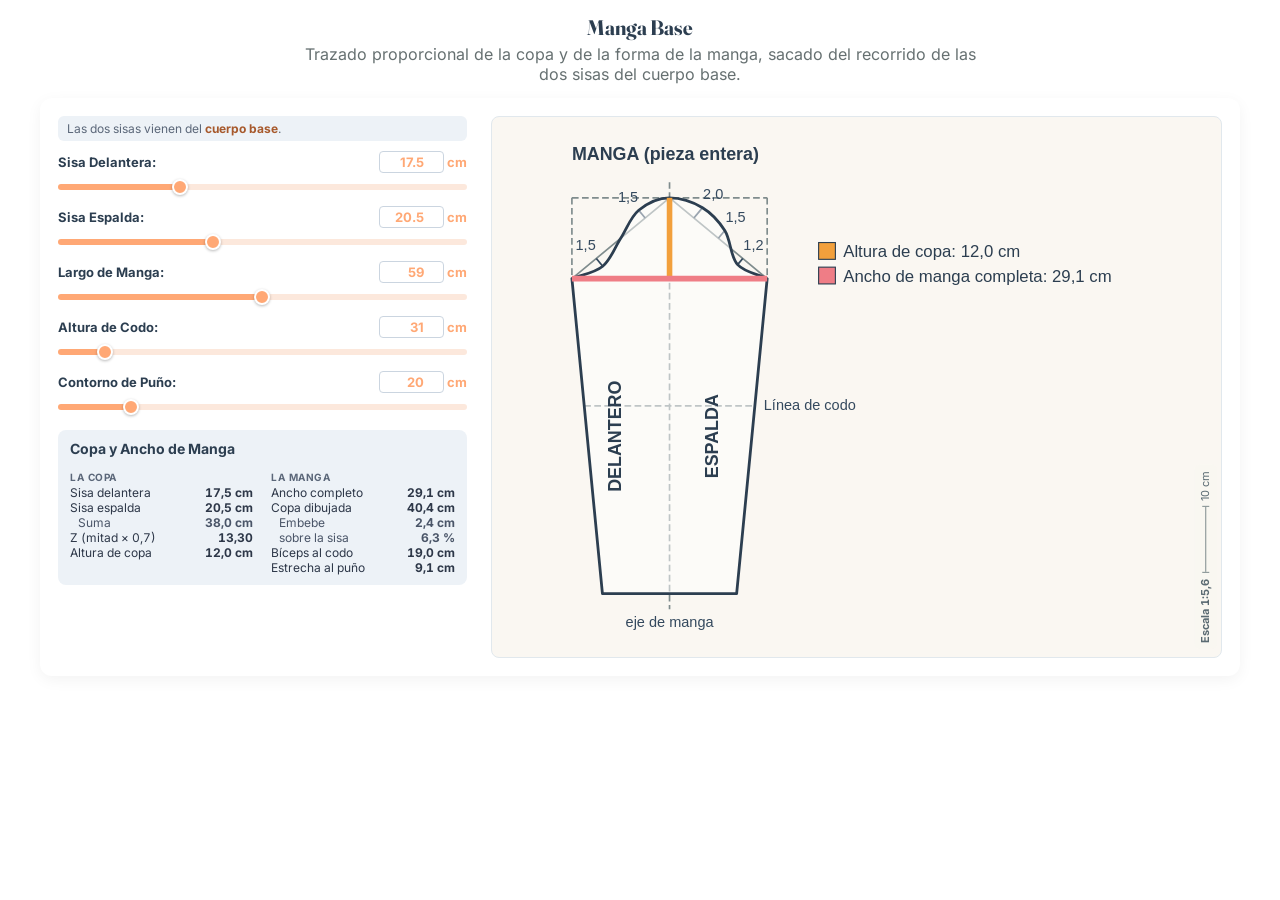
<file: manga_base_interactivo.html>
<!DOCTYPE html>
<html lang="es">
<head>
  <script>
    try {
      if (window.self !== window.top) document.documentElement.classList.add('sin-scroll');
    } catch (e) {}
  </script>
  <meta charset="UTF-8">
  <meta name="viewport" content="width=device-width, initial-scale=1.0">
  <title>Manga Base Técnica</title>
  <!-- Las mismas fuentes incrustadas que index.html. Cargan aparte para no
       bloquear el primer pintado; dentro del modal ya vienen de la caché. -->
  <link rel="stylesheet" href="css/fonts.css" media="print" onload="this.media='all'">
  <noscript><link rel="stylesheet" href="css/fonts.css"></noscript>
  <link rel="stylesheet" href="css/herramienta.css">
  <script src="js/herramienta.js"></script>
  <style>
    /* Solo lo propio de esta herramienta: su color. El resto está en
       css/herramienta.css, compartido con las demás. */
    :root {
      --color-herramienta: #ffa875;
      --pista-vacia: #fce8dc;
      --color-tinta: #a7592c;
    }
  </style>
</head>
<body>

  <h1>Manga Base</h1>

  <p class="sub">Trazado proporcional de la copa y de la forma de la manga, sacado del recorrido de las dos sisas del cuerpo base.</p>
  <div class="aviso-error" id="avisoError" role="status"></div>

  <div class="contenedor">
    <!-- PANEL DE MANDOS -->
    <div class="controles">
      <!-- Las dos sisas salen del cuerpo base: en cuanto se traza uno, esta
           herramienta las recoge sola y no hay que medirlas sobre el dibujo.
           Se pueden mover igualmente para probar otra manga sin tocar el
           cuerpo. -->
      <p class="de-otra">Las dos sisas vienen del <strong>cuerpo base</strong>.</p>
      <div class="control-group">
        <div class="fila-medida">
          <label for="inSisaDel">Sisa Delantera:</label>
          <span class="valores"><input type="number" id="numSisaDel" class="num" min="14" max="26" step="0.5" value="17.5"> cm</span>
        </div>
        <input type="range" id="inSisaDel" min="14" max="26" step="0.5" value="17.5">
      </div>
      <div class="control-group">
        <div class="fila-medida">
          <label for="inSisaEsp">Sisa Espalda:</label>
          <span class="valores"><input type="number" id="numSisaEsp" class="num" min="16" max="28" step="0.5" value="20.5"> cm</span>
        </div>
        <input type="range" id="inSisaEsp" min="16" max="28" step="0.5" value="20.5">
      </div>
      <div class="control-group">
        <div class="fila-medida">
          <label for="inLargo">Largo de Manga:</label>
          <span class="valores"><input type="number" id="numLargo" class="num" min="52" max="66" step="1" value="59"> cm</span>
        </div>
        <input type="range" id="inLargo" min="52" max="66" value="59">
      </div>
      <div class="control-group">
        <div class="fila-medida">
          <label for="inCodo">Altura de Codo:</label>
          <span class="valores"><input type="number" id="numCodo" class="num" min="30" max="40" step="1" value="31"> cm</span>
        </div>
        <input type="range" id="inCodo" min="30" max="40" value="31">
      </div>
      <div class="control-group">
        <div class="fila-medida">
          <label for="inPuno">Contorno de Puño:</label>
          <span class="valores"><input type="number" id="numPuno" class="num" min="18" max="30" step="0.5" value="20"> cm</span>
        </div>
        <input type="range" id="inPuno" min="18" max="30" step="0.5" value="20">
      </div>
      <!-- INFORME MATEMÁTICO -->
      <div class="reporte-tecnico">
        <h3>Copa y Ancho de Manga</h3>
        <div id="logCalculos">Calculando geometría...</div>
      </div>

    </div>

    <!-- ESCENARIO GRÁFICO (SVG) -->
    <div class="visor-svg">
      <svg id="svgPatron" viewBox="0 0 800 700" xmlns="http://www.w3.org/2000/svg"
           role="img" aria-describedby="logCalculos">
        <!-- Los rehace el trazado en cada dibujo: sin ellos el SVG no existe
             para un lector de pantalla, y es toda la salida de la herramienta. -->
        <title>Trazado del patrón</title>
        <desc>El plano se dibuja al ajustar las medidas.</desc>
        <style>
          /* Los comunes están en css/herramienta.css; aquí, lo propio de la manga. */
          .tejado { stroke: #7f8c8d; stroke-width: 1.5; fill: none; }
          .saliente { stroke: #34495e; stroke-width: 1.6; fill: none; }
          /* Los dos valores que salen del cálculo, con el color con el que van
             marcados a rotulador en el boceto. */
          .cota-copa { stroke: #f2a03c; stroke-width: 5; stroke-linecap: butt; fill: none; }
          .cota-ancho { stroke: #ef7d86; stroke-width: 5; stroke-linecap: butt; fill: none; }
        </style>
        <g id="capaPatron"><!-- El plano se autodibuja aquí con JS --></g>
      </svg>
      <div class="escala" id="capaEscala">
        <div class="razon" id="escalaRazon">Escala 1:1</div>
        <div class="regla">
          <div class="barra" id="escalaBarra"></div>
          <span id="escalaTramo">10 cm</span>
        </div>
      </div>
    </div>
  </div>

  <script>
    const inSisaDel = document.getElementById('inSisaDel');
    const inSisaEsp = document.getElementById('inSisaEsp');
    const inLargo = document.getElementById('inLargo');
    const inCodo = document.getElementById('inCodo');
    const inPuno = document.getElementById('inPuno');

    const numSisaDel = document.getElementById('numSisaDel');
    const numSisaEsp = document.getElementById('numSisaEsp');
    const numLargo = document.getElementById('numLargo');
    const numCodo = document.getElementById('numCodo');
    const numPuno = document.getElementById('numPuno');

    const logCalculos = document.getElementById('logCalculos');
    const svgPatron = document.getElementById('svgPatron');
    const capaPatron = document.getElementById('capaPatron');
    const avisoError = document.getElementById('avisoError');
    const capaEscala = document.getElementById('capaEscala');
    const escalaRazon = document.getElementById('escalaRazon');
    const escalaBarra = document.getElementById('escalaBarra');
    const escalaTramo = document.getElementById('escalaTramo');

    const ESCALA = 6; // Relación visual: 1cm = 6px
    const reflejar = Herramienta.reflejar;
    // La spline interpolante que dibuja la copa vive en js/herramienta.js: el
    // pantalón la usa también para las costuras de la pierna.
    const splinePorPuntos = Herramienta.spline;

    // ---- Constantes de la memoria ------------------------------------------
    const PROPORCION_SISA = 0.7;     // "dividir esta medida entre dos y multiplicarlo por 0,7"
    const AJUSTE_Z = 1.25;           // Z - 1,25 = copa; (Z + 1,25) x 2 = ancho

    // Los valores que la página 99 escribe sobre cada división del tejado, en
    // centímetros y medidos en perpendicular a la diagonal. Positivo = hacia
    // fuera del triángulo; negativo = hacia dentro. El índice es el punto de
    // cuarto contado desde el pico, así que el 1 es el primer cuarto y el 0 y
    // el 4 son los extremos, que no llevan desplazamiento.
    const SALIENTES_DEL = [0, 1.5, 0, -1.5, 0];
    const SALIENTES_ESP = [0, 2, 1.5, -1.2, 0];

    // ---- Constantes DERIVADAS ----------------------------------------------
    // La memoria no las da. Viven juntas aquí para poder corregirlas sin bucear.
    const CUARTO_MINIMO = 3;         // cm de diagonal por división; por debajo,
                                     // un saliente de 2 cm mordería la curva

    const u = (cm) => cm * ESCALA;   // centímetros a unidades del lienzo

    function renderizarEsquema() {
      const cmSisaDel = parseFloat(inSisaDel.value);
      const cmSisaEsp = parseFloat(inSisaEsp.value);
      const cmLargo = parseFloat(inLargo.value);
      const cmCodo = parseFloat(inCodo.value);
      const cmPuno = parseFloat(inPuno.value);

      reflejar(numSisaDel, cmSisaDel);
      reflejar(numSisaEsp, cmSisaEsp);
      reflejar(numLargo, cmLargo);
      reflejar(numCodo, cmCodo);
      reflejar(numPuno, cmPuno);

      const fallar = (msg) => {
        avisoError.textContent = '⚠ ' + msg;
        avisoError.style.display = 'block';
        capaPatron.innerHTML = '';
        capaEscala.style.display = 'none';
        logCalculos.textContent = 'Ajusta las medidas para poder trazar el patrón.';
      };

      // ---- El cálculo de la memoria ----------------------------------------
      const sisaTotal = cmSisaDel + cmSisaEsp;
      const Z = (sisaTotal / 2) * PROPORCION_SISA;
      const cmCopa = Z - AJUSTE_Z;
      const cmAncho = (Z + AJUSTE_Z) * 2;
      const medioAncho = cmAncho / 2;

      // ---- Medidas incompatibles -------------------------------------------
      // Cada condición trae su propio aviso: con cinco mandos, "medidas
      // incompatibles" no diría cuál hay que mover.
      if (cmCodo <= cmCopa) {
        return fallar('La altura de codo cae dentro de la copa. Sube la altura de codo o baja las sisas.');
      }
      if (cmCodo >= cmLargo) {
        return fallar('La altura de codo cae por debajo del puño. Baja la altura de codo o alarga la manga.');
      }
      if (cmPuno > cmAncho) {
        return fallar('El contorno de puño supera el ancho de manga: la manga se abriría en vez de estrecharse. Baja el puño o sube las sisas.');
      }
      const ladoTejado = Math.hypot(medioAncho, cmCopa);
      if (ladoTejado / 4 <= CUARTO_MINIMO) {
        return fallar('Las sisas son tan cortas que el cuarto de diagonal no da para los salientes de la copa. Sube las sisas.');
      }

      avisoError.style.display = 'none';

      // ---- La cruz ----------------------------------------------------------
      // Origen en la intersección de la cruz. De ahí hacia arriba la altura de
      // copa; a derecha e izquierda, la mitad del ancho de manga.
      const W = u(medioAncho);
      const yPico = -u(cmCopa);
      // Largo de manga y altura de codo se miden desde el PICO, no desde la
      // línea de bíceps: es lo que dice el boceto, donde la flecha del largo
      // abarca toda la altura del dibujo.
      const yPuno = yPico + u(cmLargo);
      const yCodo = yPico + u(cmCodo);
      const P = u(cmPuno / 2);
      const yMitades = yPuno / 2;   // dónde se rotulan el delantero y la espalda
      // El costado es recto del bíceps al puño, así que el medio ancho a la
      // altura del codo sale de interpolar entre los dos.
      const anchoCodo = W + (P - W) * (yCodo / yPuno);

      const pico = { x: 0, y: yPico };
      const bicepsIzq = { x: -W, y: 0 };
      const bicepsDer = { x: W, y: 0 };
      const punoIzq = { x: -P, y: yPuno };
      const punoDer = { x: P, y: yPuno };

      // ---- El tejado a dos aguas y sus cuatro divisiones --------------------
      // Para cada mitad: los puntos de cuarto sobre la diagonal y esos mismos
      // puntos ya desplazados en perpendicular con el valor de la página 99.
      // La normal se toma siempre hacia fuera del triángulo, así que un valor
      // positivo saca la curva y uno negativo la mete.
      const aguas = (extremo, salientes) => {
        const dx = extremo.x - pico.x, dy = extremo.y - pico.y;
        const largo = Math.hypot(dx, dy);
        const ux = dx / largo, uy = dy / largo;
        // De las dos normales, la que se aleja del eje vertical.
        const signo = extremo.x < 0 ? 1 : -1;
        const nx = -uy * signo, ny = ux * signo;
        const divisiones = [];
        for (let k = 1; k <= 3; k++) {
          const base = { x: pico.x + dx * k / 4, y: pico.y + dy * k / 4 };
          const cm = salientes[k];
          divisiones.push({
            cm: cm,
            base: base,
            normal: { x: nx, y: ny },
            punto: { x: base.x + nx * u(cm), y: base.y + ny * u(cm) }
          });
        }
        return divisiones;
      };

      const divIzq = aguas(bicepsIzq, SALIENTES_DEL);
      const divDer = aguas(bicepsDer, SALIENTES_ESP);

      // ---- La copa ----------------------------------------------------------
      // La mitad izquierda se genera del bíceps hacia el pico para poder
      // encadenarla con la derecha en un solo trazado. La spline centrípeta es
      // simétrica, así que sale la misma curva que recorriéndola al revés.
      const puntosIzq = [bicepsIzq].concat(divIzq.map(d => d.punto).reverse()).concat([pico]);
      const puntosDer = [pico].concat(divDer.map(d => d.punto)).concat([bicepsDer]);
      // Tangente horizontal en el pico en las dos mitades: es lo que evita que
      // la copa remate en punta. Las dos apuntan hacia la derecha porque las
      // dos mitades se recorren en ese sentido.
      const copaIzq = splinePorPuntos(puntosIzq, null, { x: 1, y: 0 });
      const copaDer = splinePorPuntos(puntosDer, { x: 1, y: 0 }, null);

      const dCopa = 'M ' + bicepsIzq.x.toFixed(2) + ',' + bicepsIzq.y.toFixed(2) + ' ' + copaIzq + copaDer;

      // El contorno completo: la copa entera y, colgando de sus dos extremos,
      // los costados rectos hasta el puño.
      const dManga = dCopa
        + 'L ' + punoDer.x.toFixed(2) + ',' + punoDer.y.toFixed(2) + ' '
        + 'L ' + punoIzq.x.toFixed(2) + ',' + punoIzq.y.toFixed(2) + ' Z';

      // ---- Armazón ----------------------------------------------------------
      // El andamiaje del método a la vista: la cruz, la caja de la copa, el
      // tejado, las divisiones con su valor y la línea de codo.
      const marcaDivision = (d) => {
        if (Math.abs(d.cm) < 0.001) return '';
        // La etiqueta va SIEMPRE por fuera del tejado, aunque el saliente meta
        // la curva hacia dentro: por dentro caería sobre la propia pieza y, en
        // los dos salientes de abajo, encima de la línea de bíceps.
        const aparta = Math.max(u(d.cm), 0) + 15;
        const ex = d.base.x + d.normal.x * aparta, ey = d.base.y + d.normal.y * aparta;
        const texto = Math.abs(d.cm).toFixed(1).replace('.', ',');
        return '<line x1="' + d.base.x.toFixed(2) + '" y1="' + d.base.y.toFixed(2) + '" '
             + 'x2="' + d.punto.x.toFixed(2) + '" y2="' + d.punto.y.toFixed(2) + '" class="saliente" />'
             + '<text x="' + ex.toFixed(2) + '" y="' + (ey + 4).toFixed(2) + '" class="cota" text-anchor="middle">' + texto + '</text>';
      };

      const divisiones = divIzq.concat(divDer).map(marcaDivision).join('\n          ');

      // ---- Leyenda ----------------------------------------------------------
      // Al costado y no debajo: la manga es alta y estrecha, y a los lados del
      // visor sobra el sitio que si no se queda en blanco.
      const LADO_MUESTRA = 15, PASO_LEYENDA = 22;
      const xLeyenda = W + 46;
      const entradas = [
        { nombre: 'Altura de copa', cm: cmCopa, color: '#f2a03c' },
        { nombre: 'Ancho de manga completa', cm: cmAncho, color: '#ef7d86' }
      ];
      const leyenda = entradas.map((e, i) => {
        const y = yPico + 40 + i * PASO_LEYENDA;
        return '<rect x="' + xLeyenda.toFixed(2) + '" y="' + y.toFixed(2) + '" width="' + LADO_MUESTRA + '" height="' + LADO_MUESTRA + '" class="muestra" fill="' + e.color + '" />'
             + '<text x="' + (xLeyenda + LADO_MUESTRA + 7).toFixed(2) + '" y="' + (y + LADO_MUESTRA - 2).toFixed(2) + '" class="leyenda">' + e.nombre + ': ' + e.cm.toFixed(1).replace('.', ',') + ' cm</text>';
      }).join('\n          ');

      const svgContent = `
        <g id="gManga">
          <text x="${(-W).toFixed(2)}" y="${(yPico - 34).toFixed(2)}" class="titulo">MANGA (pieza entera)</text>

          <!-- La cruz y la caja de la copa -->
          <line x1="0" y1="${(yPico - 14).toFixed(2)}" x2="0" y2="${(yPuno + 14).toFixed(2)}" class="linea-guia" />
          <line x1="${(-W).toFixed(2)}" y1="${yPico.toFixed(2)}" x2="${W.toFixed(2)}" y2="${yPico.toFixed(2)}" class="linea-guia" />
          <line x1="${(-W).toFixed(2)}" y1="${yPico.toFixed(2)}" x2="${(-W).toFixed(2)}" y2="0" class="linea-guia" />
          <line x1="${W.toFixed(2)}" y1="${yPico.toFixed(2)}" x2="${W.toFixed(2)}" y2="0" class="linea-guia" />

          <!-- El tejado a dos aguas con sus cuatro divisiones por lado -->
          <path d="M ${(-W).toFixed(2)},0 L 0,${yPico.toFixed(2)} L ${W.toFixed(2)},0" class="tejado" />
          ${divisiones}

          <!-- La línea de codo, de costado a costado: a esa altura la manga ya
               ha estrechado, así que no vale el ancho de bíceps. -->
          <line x1="${(-anchoCodo).toFixed(2)}" y1="${yCodo.toFixed(2)}" x2="${anchoCodo.toFixed(2)}" y2="${yCodo.toFixed(2)}" class="linea-guia" />

          <!-- El contorno. El medidor lleva la copa sola: es lo que hay que
               contrastar con la sisa, y sin trazo ni relleno no se ve. -->
          <path d="${dManga}" class="silueta-patron" />
          <path id="medidorCopa" d="${dCopa}" fill="none" stroke="none" />

          <!-- Los dos valores que salen del cálculo, con el color del boceto -->
          <line x1="0" y1="0" x2="0" y2="${yPico.toFixed(2)}" class="cota-copa" />
          <line x1="${(-W).toFixed(2)}" y1="0" x2="${W.toFixed(2)}" y2="0" class="cota-ancho" />

          <text x="${(anchoCodo + 8).toFixed(2)}" y="${(yCodo + 4).toFixed(2)}" class="cota">Línea de codo</text>
          <!-- Los dos rótulos van girados: puestos en horizontal no caben uno
               al lado del otro, la manga es más estrecha que las dos palabras
               juntas y se pisaban en el centro. -->
          <text x="${(-W / 2).toFixed(2)}" y="${yMitades.toFixed(2)}" class="titulo" text-anchor="middle" transform="rotate(-90, ${(-W / 2).toFixed(2)}, ${yMitades.toFixed(2)})">DELANTERO</text>
          <text x="${(W / 2).toFixed(2)}" y="${yMitades.toFixed(2)}" class="titulo" text-anchor="middle" transform="rotate(-90, ${(W / 2).toFixed(2)}, ${yMitades.toFixed(2)})">ESPALDA</text>
          <text x="0" y="${(yPuno + 30).toFixed(2)}" class="cota" text-anchor="middle">eje de manga</text>
          ${leyenda}
        </g>
      `;

      capaPatron.innerHTML = svgContent;

      // ---- Embebido ----------------------------------------------------------
      // La comprobación que el propio método promete: la copa dibujada tiene
      // que medir la sisa más un poco de embebido. Se mide sobre la curva ya
      // trazada, no sobre la fórmula.
      const recorridoCopa = document.getElementById('medidorCopa').getTotalLength() / ESCALA;
      const embebido = recorridoCopa - sisaTotal;

      // ---- Informe -----------------------------------------------------------
      const n = Herramienta.cm;
      const n2 = (x) => x.toFixed(2).replace('.', ',');
      const fila = Herramienta.fila, bloque = Herramienta.bloque;

      logCalculos.innerHTML = '<div class="grupos">'
        + bloque('La copa', [
            fila('Sisa delantera', n(cmSisaDel) + ' cm'),
            fila('Sisa espalda', n(cmSisaEsp) + ' cm'),
            fila('Suma', n(sisaTotal) + ' cm', true),
            fila('Z (mitad &times; 0,7)', n2(Z)),
            fila('Altura de copa', n(cmCopa) + ' cm')
          ])
        + bloque('La manga', [
            fila('Ancho completo', n(cmAncho) + ' cm'),
            fila('Copa dibujada', n(recorridoCopa) + ' cm'),
            fila('Embebe', n(embebido) + ' cm', true),
            fila('sobre la sisa', n(100 * embebido / sisaTotal) + ' %', true),
            fila('Bíceps al codo', n(cmCodo - cmCopa) + ' cm'),
            fila('Estrecha al puño', n(cmAncho - cmPuno) + ' cm')
          ])
        + '</div>';

      // getBBox no cuenta el grosor del trazo: el margen se lo come.
      const MARGEN = 24;
      const caja = capaPatron.getBBox();
      svgPatron.setAttribute('viewBox',
        (caja.x - MARGEN) + ' ' + (caja.y - MARGEN) + ' ' + (caja.width + 2 * MARGEN) + ' ' + (caja.height + 2 * MARGEN));

      Herramienta.describir(svgPatron,
        `Manga base para una sisa de ${n(sisaTotal)} cm y ${cmLargo} cm de largo`,
        `Una sola pieza: la copa sale del recorrido de las dos sisas del cuerpo `
        + `—${n(cmSisaDel)} delante y ${n(cmSisaEsp)} detrás— y la manga baja al codo `
        + `y al puño. La copa dibujada mide ${n(recorridoCopa)} cm y embebe `
        + `${n(embebido)} cm sobre la sisa. Las cifras están en el informe.`);

      capaEscala.style.display = '';
      util.actualizarEscala();
    }

    // Un trazado que revienta tiene que decirlo: sin esto se queda el dibujo
    // anterior en pantalla y la herramienta parece que va, pero no responde.
    renderizarEsquema = Herramienta.blindar(renderizarEsquema, {
      aviso: avisoError, capa: capaPatron, escala: capaEscala, informe: logCalculos
    });

    // Sliders, casillas numéricas, agrupación de renders y capa de escala:
    // todo eso vive en js/herramienta.js, compartido con las demás herramientas.
    const util = Herramienta.montar({
      nombre: 'manga',
      svg: svgPatron,
      escala: { capa: capaEscala, razon: escalaRazon, barra: escalaBarra, tramo: escalaTramo },
      cmPorUnidad: ESCALA,
      render: renderizarEsquema,
      medidas: [
        [inSisaDel, numSisaDel],
        [inSisaEsp, numSisaEsp],
        [inLargo, numLargo],
        [inCodo, numCodo],
        [inPuno, numPuno]
      ]
    });

    renderizarEsquema();
    util.avisarAlto();   // el modal necesita el alto para no cortar la herramienta
  </script>
</body>
</html>
</file>
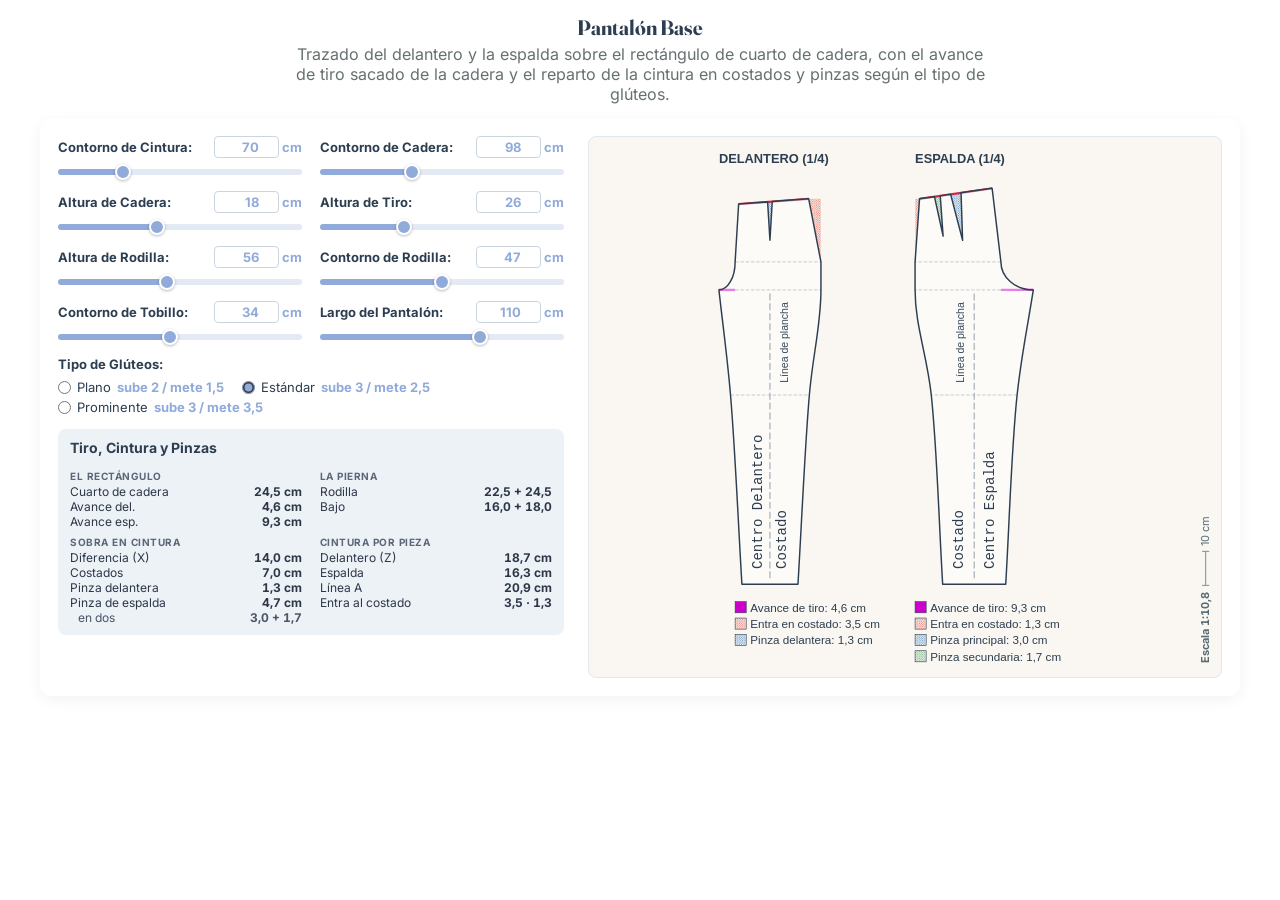
<file: pantalon_base_interactivo.html>
<!DOCTYPE html>
<html lang="es">
<head>
  <script>
    try {
      if (window.self !== window.top) document.documentElement.classList.add('sin-scroll');
    } catch (e) {}
  </script>
  <meta charset="UTF-8">
  <meta name="viewport" content="width=device-width, initial-scale=1.0">
  <title>Pantalón Base Técnico</title>
  <!-- Las mismas fuentes incrustadas que index.html. Cargan aparte para no
       bloquear el primer pintado; dentro del modal ya vienen de la caché. -->
  <link rel="stylesheet" href="css/fonts.css" media="print" onload="this.media='all'">
  <noscript><link rel="stylesheet" href="css/fonts.css"></noscript>
  <link rel="stylesheet" href="css/herramienta.css">
  <script src="js/herramienta.js"></script>
  <style>
    /* Solo lo propio de esta herramienta: su color. El resto está en
       css/herramienta.css, compartido con las demás. */
    :root {
      --color-herramienta: #90aada;
      --pista-vacia: #e4eaf4;
      --color-tinta: #3f6cbd;
    }
  </style>
</head>
<body>

  <h1>Pantalón Base</h1>

  <p class="sub">Trazado del delantero y la espalda sobre el rectángulo de cuarto de cadera, con el avance de tiro sacado de la cadera y el reparto de la cintura en costados y pinzas según el tipo de glúteos.</p>
  <div class="aviso-error" id="avisoError" role="status"></div>

  <div class="contenedor">
    <!-- PANEL DE MANDOS -->
    <div class="controles dos-columnas">
      <div class="control-group">
        <div class="fila-medida">
          <label for="inCintura">Contorno de Cintura:</label>
          <span class="valores"><input type="number" id="numCintura" class="num" min="60" max="100" step="1" value="70"> cm</span>
        </div>
        <input type="range" id="inCintura" min="60" max="100" value="70">
      </div>
      <div class="control-group">
        <div class="fila-medida">
          <label for="inCadera">Contorno de Cadera:</label>
          <span class="valores"><input type="number" id="numCadera" class="num" min="84" max="122" step="1" value="98"> cm</span>
        </div>
        <input type="range" id="inCadera" min="84" max="122" value="98">
      </div>
      <div class="control-group">
        <div class="fila-medida">
          <label for="inAltCadera">Altura de Cadera:</label>
          <span class="valores"><input type="number" id="numAltCadera" class="num" min="14" max="24" step="0.5" value="18"> cm</span>
        </div>
        <input type="range" id="inAltCadera" min="14" max="24" step="0.5" value="18">
      </div>
      <div class="control-group">
        <div class="fila-medida">
          <label for="inAltTiro">Altura de Tiro:</label>
          <span class="valores"><input type="number" id="numAltTiro" class="num" min="22" max="34" step="0.5" value="26"> cm</span>
        </div>
        <input type="range" id="inAltTiro" min="22" max="34" step="0.5" value="26">
      </div>
      <div class="control-group">
        <div class="fila-medida">
          <label for="inAltRodilla">Altura de Rodilla:</label>
          <span class="valores"><input type="number" id="numAltRodilla" class="num" min="48" max="66" step="1" value="56"> cm</span>
        </div>
        <input type="range" id="inAltRodilla" min="48" max="66" value="56">
      </div>
      <div class="control-group">
        <div class="fila-medida">
          <label for="inRodilla">Contorno de Rodilla:</label>
          <span class="valores"><input type="number" id="numRodilla" class="num" min="34" max="60" step="1" value="47"> cm</span>
        </div>
        <input type="range" id="inRodilla" min="34" max="60" value="47">
      </div>
      <div class="control-group">
        <div class="fila-medida">
          <label for="inTobillo">Contorno de Tobillo:</label>
          <span class="valores"><input type="number" id="numTobillo" class="num" min="24" max="46" step="1" value="34"> cm</span>
        </div>
        <input type="range" id="inTobillo" min="24" max="46" value="34">
      </div>
      <div class="control-group">
        <div class="fila-medida">
          <label for="inLargo">Largo del Pantalón:</label>
          <span class="valores"><input type="number" id="numLargo" class="num" min="90" max="120" step="1" value="110"> cm</span>
        </div>
        <input type="range" id="inLargo" min="90" max="120" value="110">
      </div>

      <!-- No es una medida que se deslice, sino una de tres construcciones del
           tiro de la espalda: cambia cuánto sube y cuánto se mete el punto de
           centro de espalda con la cintura. -->
      <div class="control-group grupo-opciones">
        <label>Tipo de Glúteos:</label>
        <div class="opciones">
          <label class="chk-opcion"><input type="radio" name="gluteos" id="glPlano" value="plano"> Plano <span class="valores">sube 2 / mete 1,5</span></label>
          <label class="chk-opcion"><input type="radio" name="gluteos" id="glEstandar" value="estandar" checked> Estándar <span class="valores">sube 3 / mete 2,5</span></label>
          <label class="chk-opcion"><input type="radio" name="gluteos" id="glProminente" value="prominente"> Prominente <span class="valores">sube 3 / mete 3,5</span></label>
        </div>
      </div>

      <!-- INFORME MATEMÁTICO -->
      <div class="reporte-tecnico">
        <h3>Tiro, Cintura y Pinzas</h3>
        <div id="logCalculos">Calculando geometría...</div>
      </div>

    </div>

    <!-- ESCENARIO GRÁFICO (SVG) -->
    <div class="visor-svg">
      <svg id="svgPatron" viewBox="0 0 800 700" xmlns="http://www.w3.org/2000/svg"
           role="img" aria-describedby="logCalculos">
        <!-- Los rehace el trazado en cada dibujo: sin ellos el SVG no existe
             para un lector de pantalla, y es toda la salida de la herramienta. -->
        <title>Trazado del patrón</title>
        <desc>El plano se dibuja al ajustar las medidas.</desc>
        <style>
          /* Los comunes están en css/herramienta.css. Aquí, lo propio del
             pantalón: la línea de plancha, las dos cotas de color y los cuerpos
             de letra, un tercio mayores porque se dibuja a 1:10 y con los
             comunes los rótulos quedaban diminutos al lado de una pieza de
             110 cm. */
          .plancha { stroke: #34495e; stroke-width: 1.8; stroke-dasharray: 12 5; fill: none; }
          .texto { font-size: 24px; }
          .titulo { font-size: 22px; }
          .cota { font-size: 18px; }
          .leyenda { font-size: 20px; }
          /* El carmín del boceto: la línea de cintura que el método manda medir
             en el delantero (de ahí sale Z) y la línea de largo A que la
             traduce en la espalda. Son las dos medidas de las que cuelga todo
             el reparto, igual que la altura de copa en la manga. */
          .linea-medida { stroke: #c92d4b; stroke-width: 4; fill: none; }
          /* El avance de tiro: el tramo que la línea de tiro sale del centro
             de la pieza, hacia fuera del rectángulo de cuarto de cadera. Va en
             magenta para que no se confunda con el carmín de las cinturas: las
             dos son cotas, pero esta es la única que se sale del rectángulo. */
          .linea-avance { stroke: #cc00cc; stroke-width: 4; fill: none; }
        </style>

        <g id="capaPatron"><!-- El plano se autodibuja aquí con JS --></g>
      </svg>
      <div class="escala" id="capaEscala">
        <div class="razon" id="escalaRazon">Escala 1:1</div>
        <div class="regla">
          <div class="barra" id="escalaBarra"></div>
          <span id="escalaTramo">10 cm</span>
        </div>
      </div>
    </div>
  </div>

  <script>
    const inCintura = document.getElementById('inCintura');
    const inCadera = document.getElementById('inCadera');
    const inAltCadera = document.getElementById('inAltCadera');
    const inAltTiro = document.getElementById('inAltTiro');
    const inAltRodilla = document.getElementById('inAltRodilla');
    const inLargo = document.getElementById('inLargo');
    const inRodilla = document.getElementById('inRodilla');
    const inTobillo = document.getElementById('inTobillo');
    const radiosGluteos = Array.from(document.querySelectorAll('input[name="gluteos"]'));

    const numCintura = document.getElementById('numCintura');
    const numCadera = document.getElementById('numCadera');
    const numAltCadera = document.getElementById('numAltCadera');
    const numAltTiro = document.getElementById('numAltTiro');
    const numAltRodilla = document.getElementById('numAltRodilla');
    const numLargo = document.getElementById('numLargo');
    const numRodilla = document.getElementById('numRodilla');
    const numTobillo = document.getElementById('numTobillo');

    const logCalculos = document.getElementById('logCalculos');
    const svgPatron = document.getElementById('svgPatron');
    const capaPatron = document.getElementById('capaPatron');
    const avisoError = document.getElementById('avisoError');
    const capaEscala = document.getElementById('capaEscala');
    const escalaRazon = document.getElementById('escalaRazon');
    const escalaBarra = document.getElementById('escalaBarra');
    const escalaTramo = document.getElementById('escalaTramo');

    const ESCALA = 6; // Relación visual: 1cm = 6px
    const reflejar = Herramienta.reflejar;
    // La misma spline interpolante que dibuja la copa de la manga. Aquí lleva
    // las costuras de la pierna, que el enunciado manda unir "con líneas
    // suaves" pasando por los puntos de tiro, rodilla y bajo.
    const spline = Herramienta.spline;

    // ---- Constantes del enunciado -------------------------------------------
    const METE_CD = 1;             // "en el centro delantero metemos 1 cm"
    const BAJA_CD = 1.5;           // "y bajamos 1,5 cm ese mismo punto"
    const AJUSTE_PIERNA = 1;       // rodilla y tobillo: -1 delante, +1 detrás
    const UNA_PINZA_ESP = 3.5;     // "igual o inferior a 3,5 cm: una sola pinza"
    const PPAL_ESP = 3;            // "la principal sea de 3 cm"
    const MAX_SEC_ESP = 2;         // "la secundaria un máximo de 2 cm"
    const SEPARA_SEC = 3;          // "3 cm entre los costados más cercanos"
    const ACORTA_SEC = 2;          // "2 cm más corta que la principal"

    // Cuánto sube y cuánto se mete el punto de centro de espalda con la cintura
    // según el tipo de glúteos. Es lo que decide el volumen que admite el tiro.
    const GLUTEOS = {
      plano:      { sube: 2, mete: 1.5, nombre: 'plano' },
      estandar:   { sube: 3, mete: 2.5, nombre: 'estándar' },
      prominente: { sube: 3, mete: 3.5, nombre: 'prominente' }
    };

    // ---- Constantes DERIVADAS ------------------------------------------------
    // El enunciado da rangos, no valores. Se toma el centro de cada uno y viven
    // juntas aquí para poder corregirlas sin bucear por el trazado.
    const LARGO_PINZA_DEL = 11;    // "el largo de la pinza oscila entre 10 y 12"
    const LARGO_PINZA_ESP = 13.5;  // "con un largo de 12 a 15 cm"
    // Cuánto se ciñe la curva de tiro a la esquina del rectángulo. 0 la haría
    // recta en diagonal; 1 la pegaría del todo a la esquina.
    const CINE_TIRO = 0.55;

    const u = (cm) => cm * ESCALA;   // centímetros a unidades del lienzo

    function renderizarEsquema() {
      const cmCintura = parseFloat(inCintura.value);
      const cmCadera = parseFloat(inCadera.value);
      const cmAltCadera = parseFloat(inAltCadera.value);
      const cmAltTiro = parseFloat(inAltTiro.value);
      const cmAltRodilla = parseFloat(inAltRodilla.value);
      const cmLargo = parseFloat(inLargo.value);
      const cmRodilla = parseFloat(inRodilla.value);
      const cmTobillo = parseFloat(inTobillo.value);
      const gluteo = GLUTEOS[(radiosGluteos.find(r => r.checked) || {}).value] || GLUTEOS.estandar;

      reflejar(numCintura, cmCintura);
      reflejar(numCadera, cmCadera);
      reflejar(numAltCadera, cmAltCadera);
      reflejar(numAltTiro, cmAltTiro);
      reflejar(numAltRodilla, cmAltRodilla);
      reflejar(numLargo, cmLargo);
      reflejar(numRodilla, cmRodilla);
      reflejar(numTobillo, cmTobillo);

      const fallar = (msg) => {
        avisoError.textContent = '⚠ ' + msg;
        avisoError.style.display = 'block';
        capaPatron.innerHTML = '';
        capaEscala.style.display = 'none';
        logCalculos.textContent = 'Ajusta las medidas para poder trazar el patrón.';
      };

      // ---- Medidas incompatibles ---------------------------------------------
      // Con ocho mandos un aviso genérico no dice cuál mover, así que cada
      // condición trae el suyo.
      if (cmCadera <= cmCintura) {
        return fallar('El contorno de cadera tiene que ser mayor que el de cintura: su diferencia es lo que absorben las pinzas y los costados.');
      }
      if (cmAltCadera >= cmAltTiro) {
        return fallar('La altura de cadera tiene que quedar por encima de la de tiro.');
      }
      if (cmAltTiro >= cmAltRodilla) {
        return fallar('La altura de tiro tiene que quedar por encima de la de rodilla.');
      }
      if (cmAltRodilla >= cmLargo) {
        return fallar('La rodilla cae por debajo del bajo. Baja la altura de rodilla o alarga el pantalón.');
      }

      const cuarto = cmCadera / 4;
      const medioCintura = cmCintura / 2;

      // Los dos avances salen de la cadera, no se introducen: el enunciado da
      // la fórmula ("1/16 de contorno de cadera - 1,5 cm", y el de espalda el
      // doble). La línea de plancha es la mitad de cada línea de tiro CON su
      // avance, así que las dos piezas tienen la suya.
      const cmAvanceDel = cmCadera / 16 - 1.5;
      const cmAvanceEsp = cmAvanceDel * 2;

      // El reparto de la cintura. X es la mitad de la diferencia cadera-cintura,
      // porque se trabaja con medio patrón.
      const X = (cmCadera - cmCintura) / 2;
      const Y = X / 2;                         // costados en total
      const meteCostado = Y / 2;               // lo que se mete cada costado
      const pinzaDel = Math.max(0, X / 6 - 1); // con poca diferencia no hay pinza
      const pinzaEspTotal = X / 3;

      // Paso 4: los anchos de pierna, uno menos delante y uno más detrás.
      const anchoRodDel = cmRodilla / 2 - AJUSTE_PIERNA;
      const anchoRodEsp = cmRodilla / 2 + AJUSTE_PIERNA;
      const anchoTobDel = cmTobillo / 2 - AJUSTE_PIERNA;
      const anchoTobEsp = cmTobillo / 2 + AJUSTE_PIERNA;
      if (anchoTobDel <= 0 || anchoRodDel <= 0) {
        return fallar('El contorno de rodilla o el de tobillo son demasiado pequeños para el delantero.');
      }

      // Cada pieza: el tiro sale hacia fuera del centro y la plancha va a la
      // mitad de la línea de tiro ya alargada.
      const xTiroDel = -cmAvanceDel, xTiroEsp = -cmAvanceEsp;
      const planchaDel = (xTiroDel + cuarto) / 2;
      const planchaEsp = (xTiroEsp + cuarto) / 2;

      // Si la rodilla es tan ancha que su punto interior rebasa el de tiro, la
      // entrepierna saldría hacia fuera en vez de hacia dentro.
      if (planchaDel - anchoRodDel / 2 < xTiroDel) {
        return fallar('La rodilla es demasiado ancha para el avance de tiro delantero: la entrepierna se saldría del punto de tiro.');
      }
      if (planchaEsp - anchoRodEsp / 2 < xTiroEsp) {
        return fallar('La rodilla es demasiado ancha para el avance de tiro de la espalda.');
      }

      // ---- Delantero: la línea roja del boceto -------------------------------
      // Va del punto de centro delantero (metido 1 cm y bajado 1,5) al punto de
      // cintura del costado, ya metido lo que le toca de cadera. Lo que mide,
      // descontada su pinza, es Z: la cintura del delantero sobre el papel.
      const xCinturaDel = cuarto - meteCostado;
      const anchoBocaDel = xCinturaDel - METE_CD;
      if (anchoBocaDel <= 0) {
        return fallar('El costado se mete tanto que se come el cuarto de cadera entero. Hace falta más cadera o menos diferencia con la cintura.');
      }
      const lineaRoja = Math.hypot(anchoBocaDel, BAJA_CD);
      const Z = lineaRoja - pinzaDel;

      // ---- Espalda ------------------------------------------------------------
      // Lo que le queda a la espalda es medio contorno de cintura menos lo que
      // ya ocupa el delantero. La línea de largo A lo lleva además la pinza.
      const cinturaEsp = medioCintura - Z;
      if (cinturaEsp <= 0) {
        return fallar('El delantero se lleva ya toda la media cintura (' + Z.toFixed(1).replace('.', ',')
          + ' cm de ' + medioCintura.toFixed(1).replace('.', ',') + '): a la espalda no le queda nada. Sube el contorno de cintura o baja el de cadera.');
      }

      // Una pinza o dos, según la profundidad que haya salido.
      let pinzasEsp;
      if (pinzaEspTotal <= UNA_PINZA_ESP) {
        pinzasEsp = [{ ancho: pinzaEspTotal, largo: LARGO_PINZA_ESP, trama: 'pts-principal', nombre: 'Pinza de espalda' }];
      } else {
        // Con más de 3,5 se parte en dos: la principal fija en 3 y la
        // secundaria lo que quede, con tope de 2. Si aún sobra medida, se va
        // sola al costado, porque la línea A se acorta y el sobrante crece.
        const sec = Math.min(pinzaEspTotal - PPAL_ESP, MAX_SEC_ESP);
        pinzasEsp = [
          { ancho: PPAL_ESP, largo: LARGO_PINZA_ESP, trama: 'pts-principal', nombre: 'Pinza principal' },
          { ancho: sec, largo: LARGO_PINZA_ESP - ACORTA_SEC, trama: 'pts-secundaria', nombre: 'Pinza secundaria' }
        ];
      }
      const pinzadoEsp = pinzasEsp.reduce((s, p) => s + p.ancho, 0);
      const largoA = cinturaEsp + pinzadoEsp;

      if (largoA <= gluteo.sube) {
        return fallar('La línea de cintura de la espalda (' + largoA.toFixed(1).replace('.', ',')
          + ' cm) no llega ni a bajar los ' + gluteo.sube.toFixed(1).replace('.', ',')
          + ' cm que sube el centro de espalda con glúteo ' + gluteo.nombre + '.');
      }
      const avanceEspX = Math.sqrt(largoA * largoA - gluteo.sube * gluteo.sube);
      const xCinturaEsp = gluteo.mete + avanceEspX;
      const metidoEsp = cuarto - xCinturaEsp;
      if (metidoEsp < 0) {
        return fallar('La línea de cintura de la espalda no cabe en el cuarto de cadera: se sale '
          + (-metidoEsp).toFixed(1).replace('.', ',') + ' cm. Hace falta más cadera, menos cintura, '
          + 'o un tipo de glúteos que se meta menos.');
      }

      // Colocación de las pinzas sobre la línea A, medida desde el centro de
      // espalda: la principal escuadrada en la mitad —la regla que el enunciado
      // da para el caso de una sola pinza— y la secundaria hacia el costado,
      // dejando 3 cm entre los costados más cercanos.
      pinzasEsp[0].s = largoA / 2;
      if (pinzasEsp[1]) {
        pinzasEsp[1].s = pinzasEsp[0].s + pinzasEsp[0].ancho / 2 + SEPARA_SEC + pinzasEsp[1].ancho / 2;
      }
      const ultima = pinzasEsp[pinzasEsp.length - 1];
      if (pinzasEsp[0].s - pinzasEsp[0].ancho / 2 <= 0 || ultima.s + ultima.ancho / 2 >= largoA) {
        return fallar('Las pinzas no caben en la línea de cintura de la espalda, que solo mide '
          + largoA.toFixed(1).replace('.', ',') + ' cm.');
      }

      avisoError.style.display = 'none';

      // ---- Puntos comunes -----------------------------------------------------
      const yCad = u(cmAltCadera), yTiro = u(cmAltTiro);
      const yRod = u(cmAltRodilla), yBajo = u(cmLargo);
      const W = u(cuarto);

      const pt = (x, y) => ({ x: x, y: y });
      const P = (p) => p.x.toFixed(2) + ',' + p.y.toFixed(2);

      // La curva de tiro: sale horizontal del punto de tiro y llega a plomo a
      // la cadera, ciñéndose a la esquina del rectángulo.
      const curvaTiro = (xTiro) =>
        `C ${(xTiro * (1 - CINE_TIRO)).toFixed(2)},${yTiro.toFixed(2)} `
        + `0,${(yCad + (yTiro - yCad) * CINE_TIRO).toFixed(2)} `
        + `0,${yCad.toFixed(2)} `;

      // Delantero -------------------------------------------------------------
      const pCD = pt(u(METE_CD), u(BAJA_CD));
      const pCostadoDel = pt(u(xCinturaDel), 0);
      // La cintura ya no es horizontal: baja hacia el centro delantero, así que
      // los dos pies de la pinza se apoyan a alturas distintas.
      const yCinturaDel = (x) => pCD.y + (pCostadoDel.y - pCD.y) * (x - pCD.x) / (pCostadoDel.x - pCD.x);
      // La pinza va centrada en la línea de plancha y baja en su misma
      // dirección (vertical): el enunciado la ancla a la plancha, no a la
      // cintura. Los dos pies se miden a media pinza a cada lado SOBRE la
      // línea de cintura, no en horizontal: la profundidad de una pinza es lo
      // que se pliega de esa línea, y medirla en proyección dejaba la cintura
      // corta por unas centésimas cuando la línea baja mucho.
      const largoDel = Math.hypot(pCostadoDel.x - pCD.x, pCostadoDel.y - pCD.y);
      const dirDel = { x: (pCostadoDel.x - pCD.x) / largoDel, y: (pCostadoDel.y - pCD.y) / largoDel };
      const centroPinzaDel = pt(u(planchaDel), yCinturaDel(u(planchaDel)));
      const semiDel = u(pinzaDel) / 2;
      const pinzaDelPies = [
        pt(centroPinzaDel.x - dirDel.x * semiDel, centroPinzaDel.y - dirDel.y * semiDel),
        pt(centroPinzaDel.x + dirDel.x * semiDel, centroPinzaDel.y + dirDel.y * semiDel)
      ];
      const puntaDel = pt(u(planchaDel), centroPinzaDel.y + u(LARGO_PINZA_DEL));
      const uvePinzaDel = pinzaDel > 0.001
        ? `L ${P(pinzaDelPies[0])} L ${P(puntaDel)} L ${P(pinzaDelPies[1])} `
        : '';

      const costadoDel = spline([
        pt(W, yTiro),
        pt(u(planchaDel + anchoRodDel / 2), yRod),
        pt(u(planchaDel + anchoTobDel / 2), yBajo)
      ], { x: 0, y: 1 }, null);
      const entrepiernaDel = spline([
        pt(u(planchaDel - anchoTobDel / 2), yBajo),
        pt(u(planchaDel - anchoRodDel / 2), yRod),
        pt(u(xTiroDel), yTiro)
      ], null, null);

      const pathDelantero = `M ${P(pCD)} `
        + uvePinzaDel
        + `L ${P(pCostadoDel)} `                                 // cintura al costado
        + `L ${W.toFixed(2)},${yCad.toFixed(2)} `                // costado hasta la cadera
        + `L ${W.toFixed(2)},${yTiro.toFixed(2)} `               // recto hasta el tiro
        + costadoDel
        + `L ${u(planchaDel - anchoTobDel / 2).toFixed(2)},${yBajo.toFixed(2)} `  // bajo
        + entrepiernaDel
        + curvaTiro(u(xTiroDel))
        + `L ${P(pCD)} Z`;

      // Espalda ---------------------------------------------------------------
      const pCE = pt(u(gluteo.mete), -u(gluteo.sube));
      const pCostadoEsp = pt(u(xCinturaEsp), 0);
      // Las pinzas van escuadradas a la línea A, no a plomo: esa línea sube
      // hacia el centro de espalda.
      const dxAB = pCostadoEsp.x - pCE.x, dyAB = pCostadoEsp.y - pCE.y;
      const lenAB = Math.hypot(dxAB, dyAB);
      const uAB = { x: dxAB / lenAB, y: dyAB / lenAB };
      const nAB = { x: -uAB.y, y: uAB.x };          // gira 90 grados hacia abajo
      const sobre = (s) => pt(pCE.x + uAB.x * u(s), pCE.y + uAB.y * u(s));
      pinzasEsp.forEach(p => {
        p.pieA = sobre(p.s - p.ancho / 2);
        p.pieB = sobre(p.s + p.ancho / 2);
        const c = sobre(p.s);
        p.punta = pt(c.x + nAB.x * u(p.largo), c.y + nAB.y * u(p.largo));
      });

      const costadoEsp = spline([
        pt(W, yTiro),
        pt(u(planchaEsp + anchoRodEsp / 2), yRod),
        pt(u(planchaEsp + anchoTobEsp / 2), yBajo)
      ], { x: 0, y: 1 }, null);
      const entrepiernaEsp = spline([
        pt(u(planchaEsp - anchoTobEsp / 2), yBajo),
        pt(u(planchaEsp - anchoRodEsp / 2), yRod),
        pt(u(xTiroEsp), yTiro)
      ], null, null);

      const pathEspalda = `M ${P(pCE)} `
        + pinzasEsp.map(p => `L ${P(p.pieA)} L ${P(p.punta)} L ${P(p.pieB)} `).join('')
        + `L ${P(pCostadoEsp)} `                                    // cintura al costado
        + `L ${W.toFixed(2)},${yCad.toFixed(2)} `                   // costado hasta la cadera
        + `L ${W.toFixed(2)},${yTiro.toFixed(2)} `
        + costadoEsp
        + `L ${u(planchaEsp - anchoTobEsp / 2).toFixed(2)},${yBajo.toFixed(2)} `
        + entrepiernaEsp
        + curvaTiro(u(xTiroEsp))
        + `L ${P(pCE)} Z`;

      // ---- Rellenos -----------------------------------------------------------
      const trama = Herramienta.trama;
      // Lo que se quita por el costado entre la cintura y la cadera.
      const zonaCostado = (xCintura) =>
        `M ${xCintura.toFixed(2)},0 L ${W.toFixed(2)},0 L ${W.toFixed(2)},${yCad.toFixed(2)} Z`;

      // ---- Rótulos y leyenda --------------------------------------------------
      const HUECO_TITULO = 44;
      const yTitulo = pCE.y - HUECO_TITULO;

      // Un tercio mayor que en las otras tres, como el resto de los cuerpos de
      // letra del pantalón: se dibuja a 1:10 y con los comunes no se leería.
      const leyenda = (entradas) =>
        Herramienta.leyenda(entradas, yBajo, { lado: 19, paso: 28, hueco: 30 });

      const guias = (plancha, anchoRod) => `
            <line x1="0" y1="${yCad.toFixed(2)}" x2="${W.toFixed(2)}" y2="${yCad.toFixed(2)}" class="linea-guia" />
            <line x1="0" y1="${yTiro.toFixed(2)}" x2="${W.toFixed(2)}" y2="${yTiro.toFixed(2)}" class="linea-guia" />
            <line x1="${u(plancha - anchoRod / 2).toFixed(2)}" y1="${yRod.toFixed(2)}" x2="${u(plancha + anchoRod / 2).toFixed(2)}" y2="${yRod.toFixed(2)}" class="linea-guia" />
            <line x1="${u(plancha).toFixed(2)}" y1="${(yTiro + 6).toFixed(2)}" x2="${u(plancha).toFixed(2)}" y2="${(yBajo - 6).toFixed(2)}" class="plancha" />`;

      const medida = (a, b) => `<line x1="${a.x.toFixed(2)}" y1="${a.y.toFixed(2)}" x2="${b.x.toFixed(2)}" y2="${b.y.toFixed(2)}" class="linea-medida" />`;
      // El avance sale del borde del rectángulo (x = 0) hacia fuera, sobre la
      // propia línea de tiro, que es donde se añade.
      const avance = (xTiro) =>
        `<line x1="0" y1="${yTiro.toFixed(2)}" x2="${u(xTiro).toFixed(2)}" y2="${yTiro.toFixed(2)}" class="linea-avance" />`;

      // Los rótulos de centro y costado van girados y por la pierna, que es
      // donde hay sitio: de la cintura al tiro solo caben 26 cm, menos de lo
      // que mide "Centro Delantero" a este cuerpo. Se pegan al borde de cada
      // pieza, así que hay que calcularlos con el bajo de cada una; en la
      // espalda, que va reflejada, el borde de pantalla es W menos el suyo.
      //
      // El porqué del anclaje por el borde está en Herramienta.girado. El hueco
      // se mide con la pieza MÁS ANGOSTA —el delantero, que lleva un centímetro
      // menos— para que los cuatro rótulos sigan a la misma distancia aunque el
      // tobillo sea estrecho.
      const HUECO_ROTULO = Herramienta.huecoRotulo(u(anchoTobDel));
      const girado = Herramienta.girado;

      // Los de la pierna arrancan justo encima del bajo y suben.
      const yRotulo = yBajo - 26;
      const xCentroDel = u(planchaDel - anchoTobDel / 2) + HUECO_ROTULO;
      const xCostadoDel = u(planchaDel + anchoTobDel / 2) - HUECO_ROTULO;
      const xCostadoEsp = W - u(planchaEsp + anchoTobEsp / 2) + HUECO_ROTULO;
      const xCentroEsp = W - u(planchaEsp - anchoTobEsp / 2) - HUECO_ROTULO;

      // La línea de plancha lleva su rótulo en las dos piezas, centrado a lo
      // alto entre el tiro y la rodilla —donde la pierna es más ancha y no
      // choca con nada— y separado de la línea como los demás. Cada uno va por
      // fuera de su plancha hacia el costado, así que las dos piezas quedan en
      // espejo, igual que el trazado.
      const yPlancha = (yTiro + yRod) / 2;
      const xPlanchaDel = u(planchaDel) + HUECO_ROTULO;
      const xPlanchaEsp = W - u(planchaEsp) - HUECO_ROTULO;

      const MAGENTA = '#cc00cc';

      const svgContent = `
        <g id="gDelantero">
          <text x="${u(xTiroDel).toFixed(2)}" y="${yTitulo.toFixed(2)}" class="titulo">DELANTERO (1/4)</text>
          ${guias(planchaDel, anchoRodDel)}
          ${trama('pts-costado', zonaCostado(pCostadoDel.x))}
          ${pinzaDel > 0.001 ? trama('pts-principal', `M ${P(pinzaDelPies[0])} L ${P(puntaDel)} L ${P(pinzaDelPies[1])} Z`) : ''}
          ${medida(pCD, pCostadoDel)}
          ${avance(xTiroDel)}
          <path d="${pathDelantero}" class="silueta-patron" />
          ${girado(xCentroDel, yRotulo, 'Centro Delantero', true)}
          ${girado(xCostadoDel, yRotulo, 'Costado', false)}
          ${girado(xPlanchaDel, yPlancha, 'Línea de plancha', true, { clase: 'cota', centrado: true })}
          ${leyenda([
            { nombre: 'Avance de tiro', cm: cmAvanceDel, color: MAGENTA },
            { nombre: 'Entra en costado', cm: meteCostado, trama: 'pts-costado' },
            { nombre: 'Pinza delantera', cm: pinzaDel, trama: 'pts-principal' }
          ])}
        </g>

        <g id="gEspalda">
          <text x="0" y="${yTitulo.toFixed(2)}" class="titulo">ESPALDA (1/4)</text>
          <g transform="translate(${W.toFixed(2)}, 0) scale(-1, 1)">
            ${guias(planchaEsp, anchoRodEsp)}
            ${trama('pts-costado', zonaCostado(pCostadoEsp.x))}
            ${pinzasEsp.map(p => trama(p.trama, `M ${P(p.pieA)} L ${P(p.punta)} L ${P(p.pieB)} Z`)).join('\n            ')}
            ${medida(pCE, pCostadoEsp)}
            ${avance(xTiroEsp)}
            <path d="${pathEspalda}" class="silueta-patron" />
          </g>
          ${girado(xCostadoEsp, yRotulo, 'Costado', true)}
          ${girado(xCentroEsp, yRotulo, 'Centro Espalda', false)}
          ${girado(xPlanchaEsp, yPlancha, 'Línea de plancha', false, { clase: 'cota', centrado: true })}
          ${leyenda([
            { nombre: 'Avance de tiro', cm: cmAvanceEsp, color: MAGENTA },
            { nombre: 'Entra en costado', cm: metidoEsp, trama: 'pts-costado' }
          ].concat(pinzasEsp.map(p => ({ nombre: p.nombre, cm: p.ancho, trama: p.trama }))))}
        </g>
      `;

      capaPatron.innerHTML = svgContent;

      // Las dos piezas se pegan al origen, una tras otra, y el lienzo se recorta
      // a lo que ocupan. Hay que medirlo: el rótulo y la leyenda pueden ser más
      // anchos que la propia pieza.
      const SEPARACION = 60;
      const gDel = document.getElementById('gDelantero');
      const gEsp = document.getElementById('gEspalda');
      const cajaDel = gDel.getBBox(), cajaEsp = gEsp.getBBox();
      gDel.setAttribute('transform', `translate(${-cajaDel.x}, 0)`);
      gEsp.setAttribute('transform', `translate(${cajaDel.width + SEPARACION - cajaEsp.x}, 0)`);

      // ---- Informe -------------------------------------------------------------
      const n = Herramienta.cm;
      const fila = Herramienta.fila, bloque = Herramienta.bloque;

      // Cuando la profundidad pasa de 3 + 2 el sobrante no se pierde: acorta la
      // línea A y acaba metiéndose por el costado. Se dice en la fila sangrada,
      // o parecería que las dos cifras tienen que sumar la de arriba.
      const sobraPinza = pinzaEspTotal - pinzadoEsp > 0.005;
      const filasCintura = [
        fila('Diferencia (X)', n(X) + ' cm'),
        // El total que el método manda quitar por los costados. NO se enseña
        // como "a + b": eso daría a entender que cada pieza mete la mitad, y
        // solo el delantero se construye así. Lo que mete de verdad cada una
        // está abajo, en "Entra al costado": la espalda sale del trazado del
        // tiro y casi nunca coincide.
        fila('Costados', n(Y) + ' cm'),
        fila('Pinza delantera', n(pinzaDel) + ' cm'),
        fila('Pinza de espalda', n(pinzaEspTotal) + ' cm')
      ];
      if (pinzasEsp.length > 1) {
        filasCintura.push(fila('en dos',
          n(pinzasEsp[0].ancho) + ' + ' + n(pinzasEsp[1].ancho) + (sobraPinza ? '*' : ''), true));
      }

      // El enunciado pone tope a lo que la espalda puede meter en cadera: lo
      // mismo que el delantero. Se avisa, no se corrige: el trazado es válido.
      const notas = [];
      if (sobraPinza) {
        notas.push('* La pinza no admite más de 3 + 2: el resto va al costado.');
      }
      if (metidoEsp > meteCostado + 0.05) {
        notas.push('La espalda mete al costado más que el delantero.');
      }

      // Los dos bloques cortos van juntos arriba y los dos largos abajo: la
      // rejilla hace tan alta cada fila como su bloque mayor, y emparejados al
      // revés quedaba un hueco muerto debajo del más corto. Además se lee bien:
      // arriba el armazón de la pieza, abajo el reparto de la cintura.
      logCalculos.innerHTML = '<div class="grupos">'
        + bloque('El rectángulo', [
            fila('Cuarto de cadera', n(cuarto) + ' cm'),
            fila('Avance del.', n(cmAvanceDel) + ' cm'),
            fila('Avance esp.', n(cmAvanceEsp) + ' cm')
          ])
        + bloque('La pierna', [
            fila('Rodilla', n(anchoRodDel) + ' + ' + n(anchoRodEsp)),
            fila('Bajo', n(anchoTobDel) + ' + ' + n(anchoTobEsp))
          ])
        + bloque('Sobra en cintura', filasCintura)
        + bloque('Cintura por pieza', [
            fila('Delantero (Z)', n(Z) + ' cm'),
            fila('Espalda', n(cinturaEsp) + ' cm'),
            fila('Línea A', n(largoA) + ' cm'),
            fila('Entra al costado', n(meteCostado) + ' &middot; ' + n(metidoEsp))
          ])
        + notas.map(t => '<div class="nota">' + t + '</div>').join('')
        + '</div>';

      // getBBox no cuenta el grosor del trazo: el margen se lo come.
      const MARGEN = 24;
      const caja = capaPatron.getBBox();
      svgPatron.setAttribute('viewBox',
        `${caja.x - MARGEN} ${caja.y - MARGEN} ${caja.width + 2 * MARGEN} ${caja.height + 2 * MARGEN}`);

      Herramienta.describir(svgPatron,
        `Pantalón base para ${cmCintura} de cintura, ${cmCadera} de cadera y ${cmLargo} cm de largo`,
        `Delantero y espalda, un cuarto cada uno, enfrentados por el costado, sobre el `
        + `rectángulo de cuarto de cadera. El tiro avanza ${n(cmAvanceDel)} cm delante y `
        + `${n(cmAvanceEsp)} detrás, en magenta. Glúteos de tipo ${gluteo.nombre}. `
        + `Las cifras están en el informe.`);

      capaEscala.style.display = '';
      util.actualizarEscala();
    }

    // Un trazado que revienta tiene que decirlo: sin esto se queda el dibujo
    // anterior en pantalla y la herramienta parece que va, pero no responde.
    renderizarEsquema = Herramienta.blindar(renderizarEsquema, {
      aviso: avisoError, capa: capaPatron, escala: capaEscala, informe: logCalculos
    });

    // Sliders, casillas numéricas, agrupación de renders y capa de escala:
    // todo eso vive en js/herramienta.js, compartido con las demás herramientas.
    // Los radios del tipo de glúteos entran por el enganche 'casillas', que se
    // limita a colgarles un 'change' que pide render.
    const util = Herramienta.montar({
      nombre: 'pantalon',
      svg: svgPatron,
      escala: { capa: capaEscala, razon: escalaRazon, barra: escalaBarra, tramo: escalaTramo },
      tramas: ['costado', 'principal', 'secundaria'],
      cmPorUnidad: ESCALA,
      render: renderizarEsquema,
      medidas: [
        [inCintura, numCintura],
        [inCadera, numCadera],
        [inAltCadera, numAltCadera],
        [inAltTiro, numAltTiro],
        [inAltRodilla, numAltRodilla],
        [inLargo, numLargo],
        [inRodilla, numRodilla],
        [inTobillo, numTobillo]
      ],
      casillas: radiosGluteos
    });

    renderizarEsquema();
    util.avisarAlto();   // el modal necesita el alto para no cortar la herramienta
  </script>
</body>
</html>
</file>
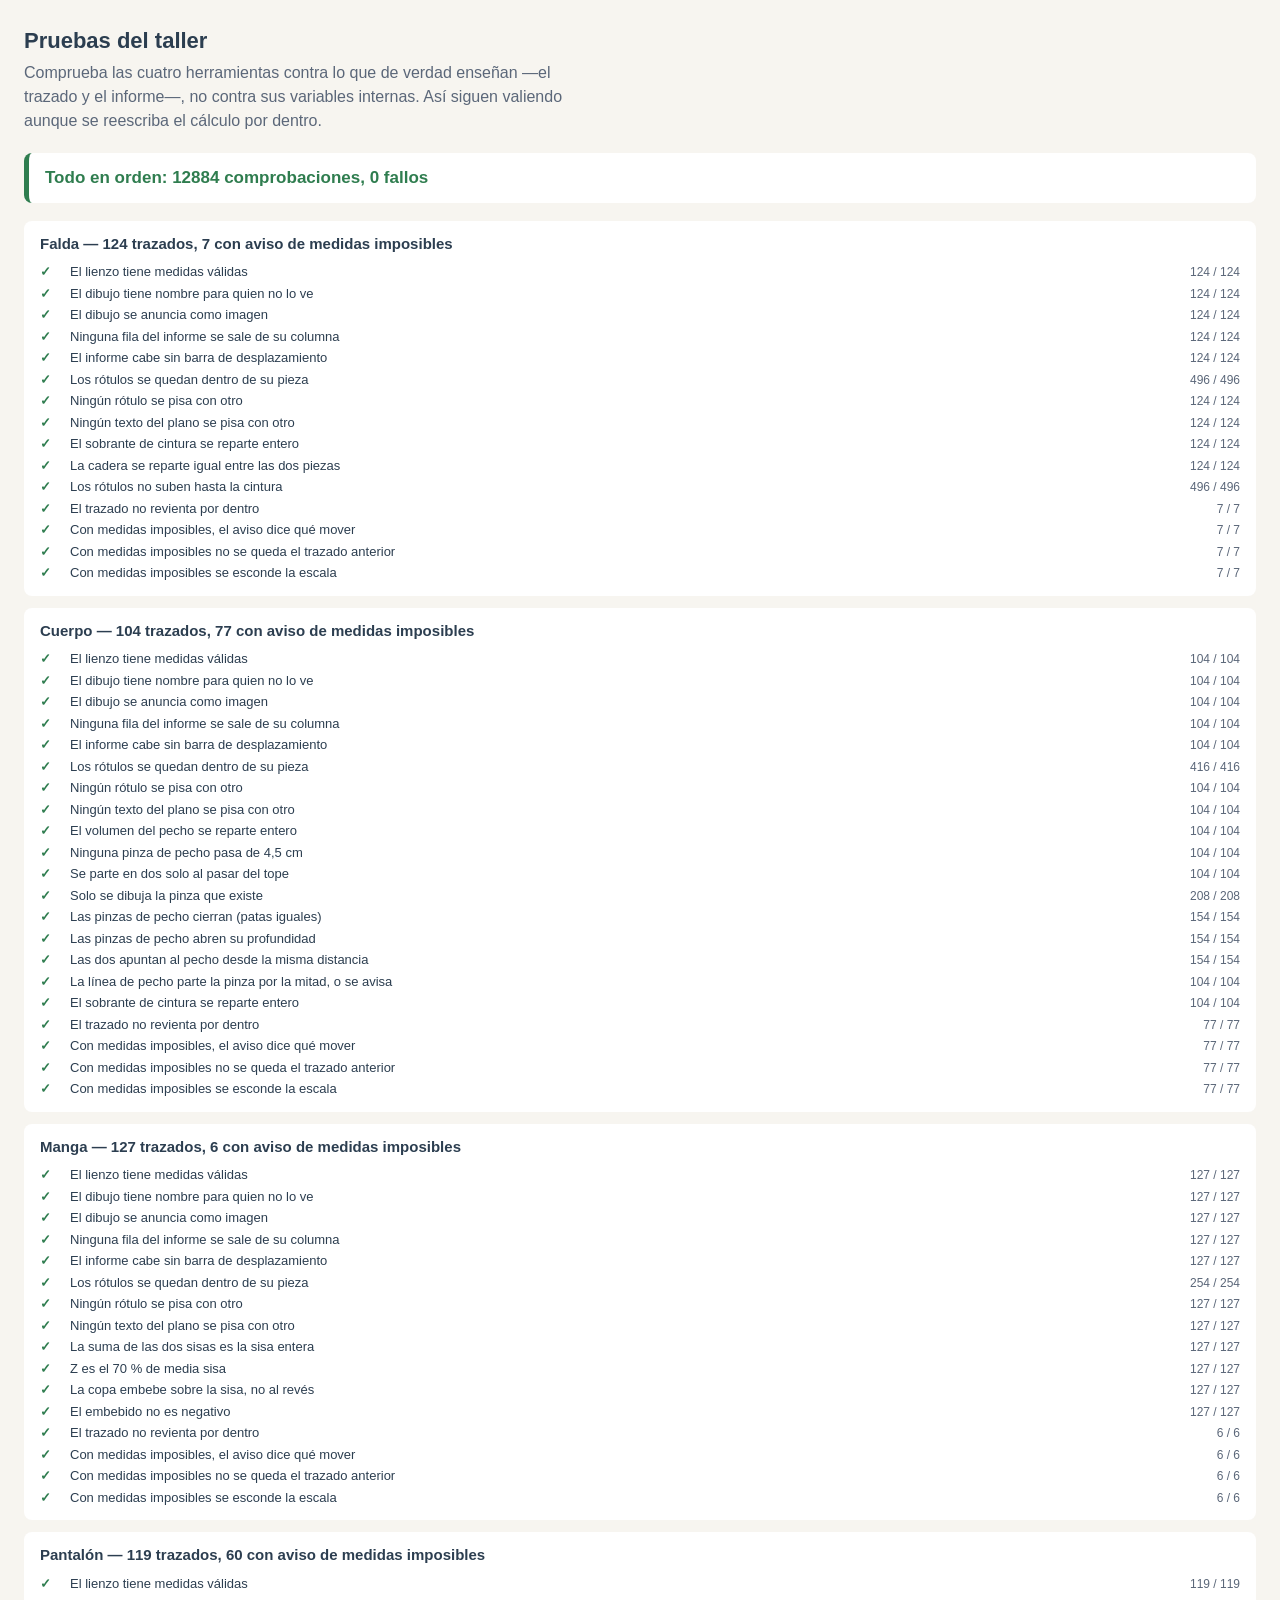
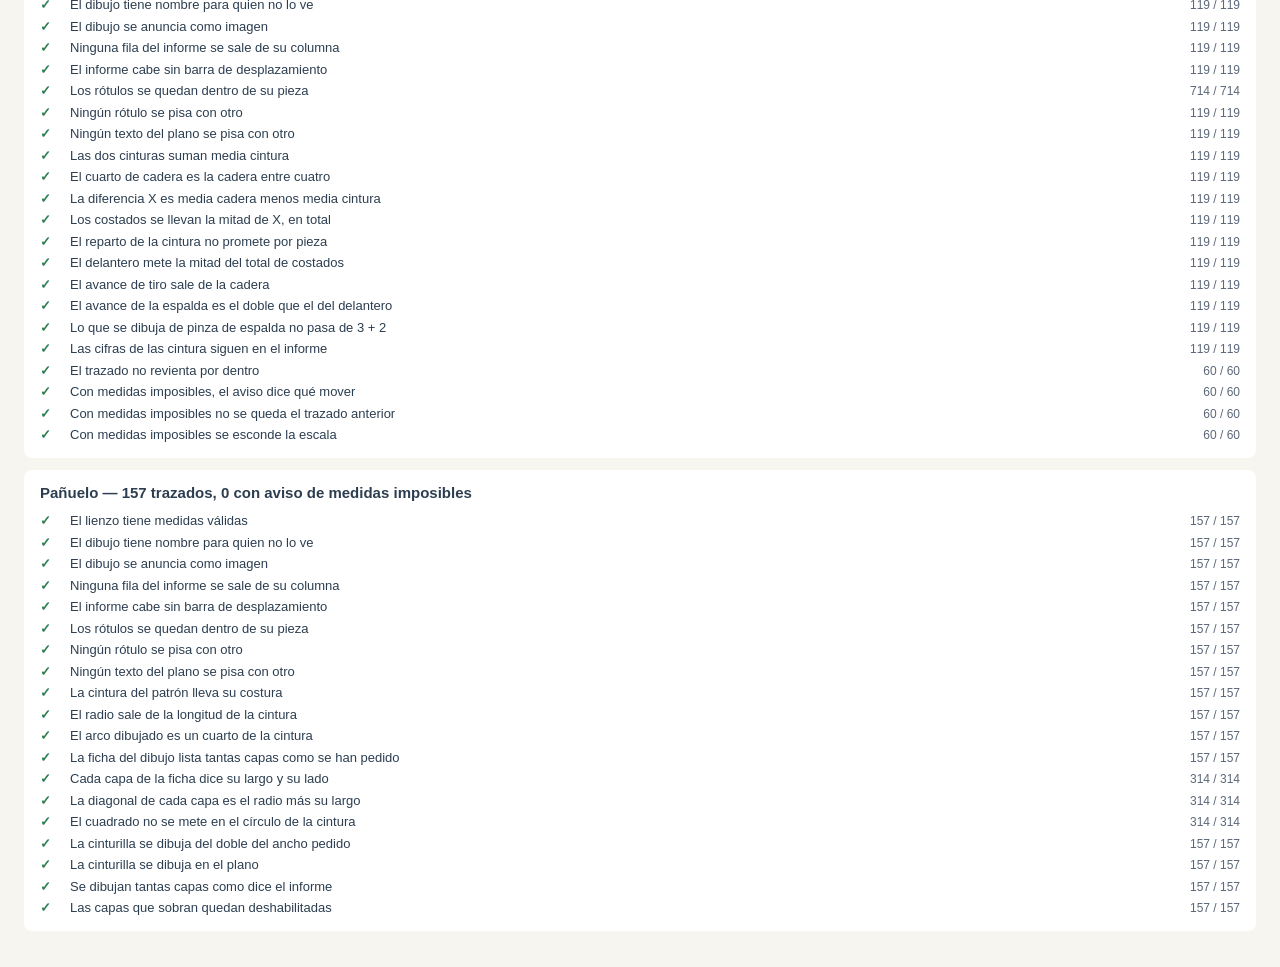
<file: pruebas.html>
<!DOCTYPE html>
<html lang="es">
<head>
<meta charset="UTF-8">
<meta name="viewport" content="width=device-width, initial-scale=1">
<title>Pruebas del taller</title>
<style>
  :root { --ok: #2f7d4f; --mal: #c0392b; --tinta: #2c3e50; --gris: #5b6779; }
  body {
    font-family: 'Inter', 'Segoe UI', sans-serif;
    color: var(--tinta); background: #f7f5f0;
    margin: 0; padding: 24px; line-height: 1.5;
  }
  h1 { font-size: 22px; margin: 0 0 4px; }
  .lede { color: var(--gris); margin: 0 0 20px; max-width: 62ch; }
  #resumen {
    font-size: 17px; font-weight: bold; padding: 12px 16px; border-radius: 8px;
    background: #fff; border-left: 5px solid var(--gris); margin-bottom: 18px;
  }
  #resumen.ok { border-left-color: var(--ok); color: var(--ok); }
  #resumen.mal { border-left-color: var(--mal); color: var(--mal); }
  .herr { background: #fff; border-radius: 8px; padding: 12px 16px; margin-bottom: 12px; }
  .herr h2 { font-size: 15px; margin: 0 0 6px; }
  .prueba { display: grid; grid-template-columns: 22px 1fr auto; gap: 8px; align-items: baseline;
            font-size: 13px; padding: 1px 0; }
  .prueba .marca { font-weight: bold; }
  .prueba.pasa .marca { color: var(--ok); }
  .prueba.falla .marca { color: var(--mal); }
  .prueba.falla { color: var(--mal); }
  .cuenta { color: var(--gris); font-variant-numeric: tabular-nums; font-size: 12px; }
  .detalle { grid-column: 2 / -1; color: var(--mal); font-size: 12px;
             font-family: ui-monospace, Consolas, monospace; padding-left: 4px; }
  #aviso { background: #fdecea; border: 1px solid #f5c6cb; color: #86271c;
           padding: 14px 16px; border-radius: 8px; max-width: 70ch; display: none; }
  #aviso code { background: #fff; padding: 1px 5px; border-radius: 3px;
                font-family: ui-monospace, Consolas, monospace; font-size: 12px; }
  /* Los bancos de pruebas se cargan de verdad, con su tamaño real: medir el
     informe o los rótulos en un marco estrecho daría otro reparto de columnas.
     Se apartan de la vista, no se ocultan: un iframe con display:none no
     dibuja y getBBox devolvería ceros. */
  #banco { position: fixed; left: -3000px; top: 0; width: 1100px; }
  #banco iframe { width: 1062px; height: 900px; border: 0; display: block; }
</style>
</head>
<body>

<h1>Pruebas del taller</h1>
<p class="lede">Comprueba las cuatro herramientas contra lo que de verdad enseñan
—el trazado y el informe—, no contra sus variables internas. Así siguen valiendo
aunque se reescriba el cálculo por dentro.</p>

<div id="aviso">
  <p><strong>El navegador no deja leer las herramientas.</strong> Abierto con doble
  clic, una página <code>file://</code> no puede mirar dentro de otra
  <code>file://</code>, y las pruebas necesitan hacerlo.</p>
  <p>Hay dos maneras de darle permiso:</p>
  <ul>
    <li>Arrancar Chrome con <code>--allow-file-access-from-files</code>, o</li>
    <li>servir la carpeta y abrirla por <code>http://</code>
      (por ejemplo <code>python -m http.server</code>).</li>
  </ul>
  <p>Las herramientas en sí funcionan con doble clic; esto solo afecta a esta página.</p>
</div>

<div id="resumen">Ejecutando…</div>
<div id="salida"></div>

<!-- Sin src: lo pone el guion después de apartar las medidas guardadas, para
     que las pruebas arranquen siempre de los valores por defecto y no de lo que
     el usuario tuviera puesto. -->
<div id="banco">
  <iframe id="fFalda" data-src="falda_base_interactivo.html"></iframe>
  <iframe id="fCuerpo" data-src="cuerpo_base_interactivo.html"></iframe>
  <iframe id="fManga" data-src="manga_base_interactivo.html"></iframe>
  <iframe id="fPantalon" data-src="pantalon_base_interactivo.html"></iframe>
  <iframe id="fPanuelo" data-src="falda_panuelo_interactivo.html"></iframe>
</div>

<script>
'use strict';

// ---------------------------------------------------------------- utilidades

// Las cifras salen del informe tal cual se leen, con coma decimal.
function num(txt) {
  var m = String(txt).replace(/&minus;|−/g, '-').match(/-?\d+(?:,\d+)?/);
  return m ? parseFloat(m[0].replace(',', '.')) : NaN;
}
// "3,2 + 1,4" -> 4,6 ; un guion cuenta como cero
function suma(txt) {
  return String(txt).split('+').reduce(function (t, p) {
    return t + (/[\d]/.test(p) ? num(p) : 0);
  }, 0);
}
function cerca(a, b, tol) { return Math.abs(a - b) <= (tol === undefined ? 0.06 : tol); }

// Las filas del informe, por su rótulo.
function informe(d) {
  var out = {};
  Array.prototype.forEach.call(d.querySelectorAll('#logCalculos .fila'), function (f) {
    out[f.firstChild.textContent.replace(/\s+/g, ' ').trim()] = f.lastChild.textContent.trim();
  });
  return out;
}
function notas(d) {
  return Array.prototype.map.call(d.querySelectorAll('#logCalculos .nota'), function (n) {
    return n.textContent;
  });
}
// Las entradas de la leyenda del dibujo, por su nombre.
function leyenda(g) {
  var out = {};
  Array.prototype.forEach.call(g.querySelectorAll('text.leyenda'), function (t) {
    var m = /^(.*?):\s*([\d,]+)\s*cm$/.exec(t.textContent);
    if (m) out[m[1]] = parseFloat(m[2].replace(',', '.'));
  });
  return out;
}
// Los rótulos de pieza: van girados -90. La leyenda empieza por las mismas
// palabras pero no gira, así que el giro es lo que los distingue.
function rotulos(g) {
  return Array.prototype.filter.call(g.querySelectorAll('text'), function (t) {
    return (t.getAttribute('transform') || '').indexOf('rotate(-90') >= 0;
  });
}
function seSolapan(a, b) {
  return a.right > b.left && b.right > a.left && a.bottom > b.top && b.bottom > a.top;
}

// ------------------------------------------------------------------ registro

var GRUPOS = [];
function grupo(nombre) {
  var g = { nombre: nombre, pruebas: {} };
  GRUPOS.push(g);
  return {
    // Cada comprobación se acumula por su nombre a lo largo de todo el barrido:
    // interesa "0 de 940 fallan", no mil líneas iguales.
    ok: function (nombre, cond, detalle) {
      var p = g.pruebas[nombre] || (g.pruebas[nombre] = { n: 0, fallos: 0, ejemplos: [] });
      p.n++;
      if (!cond) {
        p.fallos++;
        if (p.ejemplos.length < 3 && detalle) p.ejemplos.push(detalle);
      }
    }
  };
}

// -------------------------------------------------------------------- barrido

// Los casos son deterministas a propósito: dos ejecuciones seguidas tienen que
// dar el mismo resultado, o un fallo intermitente no hay quien lo persiga.
function casos(mandos, cuantos) {
  var lista = [];
  var porDefecto = mandos.map(function (s) { return s.value; });
  lista.push(porDefecto.slice());
  // todo al mínimo y todo al máximo
  lista.push(mandos.map(function (s) { return s.min; }));
  lista.push(mandos.map(function (s) { return s.max; }));
  // cada mando en sus dos extremos, con el resto por defecto: así un fallo
  // señala al mando culpable en vez de a una combinación cualquiera
  mandos.forEach(function (s, i) {
    [s.min, s.max].forEach(function (v) {
      var c = porDefecto.slice();
      c[i] = v;
      lista.push(c);
    });
  });
  var sem = 20250829;
  function rnd() { sem = (sem * 1103515245 + 12345) & 0x7fffffff; return sem / 0x7fffffff; }
  for (var k = 0; k < cuantos; k++) {
    lista.push(mandos.map(function (s) {
      var lo = +s.min, hi = +s.max, paso = +(s.step || 1);
      return String(Math.round((lo + (hi - lo) * rnd()) / paso) * paso);
    }));
  }
  return lista;
}

function barrer(marco, cuantos, comprobar) {
  var d = marco.contentDocument, w = marco.contentWindow;
  var mandos = Array.prototype.slice.call(d.querySelectorAll('input[type=range]'));
  var lista = casos(mandos, cuantos);
  var g = { dibujados: 0, avisos: 0, errores: 0 };
  lista.forEach(function (c) {
    mandos.forEach(function (s, i) { s.value = c[i]; });
    var ctx = mandos.map(function (s) { return s.id.slice(2) + '=' + s.value; }).join(' ');
    try {
      w.renderizarEsquema();
    } catch (e) {
      g.errores++;
      comprobar.error(ctx, e);
      return;
    }
    if (d.getElementById('avisoError').style.display === 'block') {
      g.avisos++;
      comprobar.conAviso(d, ctx);
    } else {
      g.dibujados++;
      comprobar.dibujado(d, ctx);
    }
  });
  return g;
}

// ------------------------------------------------------ pruebas comunes a las cuatro

function comunes(t, d, ctx) {
  var svg = d.getElementById('svgPatron');

  var vb = (svg.getAttribute('viewBox') || '').split(/\s+/).map(Number);
  t.ok('El lienzo tiene medidas válidas',
    vb.length === 4 && vb.every(isFinite) && vb[2] > 0 && vb[3] > 0,
    ctx + ' -> viewBox "' + svg.getAttribute('viewBox') + '"');

  var titulo = svg.querySelector('title'), desc = svg.querySelector('desc');
  var txt = (titulo ? titulo.textContent : '') + ' ' + (desc ? desc.textContent : '');
  t.ok('El dibujo tiene nombre para quien no lo ve',
    titulo && desc && titulo.textContent.length > 10 &&
    txt.indexOf('NaN') < 0 && txt.indexOf('undefined') < 0,
    ctx + ' -> "' + txt.slice(0, 70) + '"');
  t.ok('El dibujo se anuncia como imagen',
    svg.getAttribute('role') === 'img' &&
    svg.getAttribute('aria-describedby') === 'logCalculos', ctx);

  // Ninguna cifra del informe puede quedar cortada por su columna.
  var anchas = [];
  Array.prototype.forEach.call(d.querySelectorAll('#logCalculos .fila'), function (f) {
    if (f.scrollWidth > f.clientWidth + 1) anchas.push(f.textContent.trim());
  });
  t.ok('Ninguna fila del informe se sale de su columna', anchas.length === 0,
    ctx + ' -> ' + anchas.join(' | '));

  // El informe tiene un tope de alto como red; si lo toca, es que ha crecido
  // más de lo previsto y hay que revisarlo, no dejar que salga barra.
  var cuerpo = d.querySelector('.reporte-tecnico > div');
  t.ok('El informe cabe sin barra de desplazamiento',
    cuerpo.scrollHeight <= cuerpo.clientHeight + 1,
    ctx + ' -> ' + cuerpo.scrollHeight + 'px de ' + cuerpo.clientHeight);

  // Los rótulos de las piezas: ni fuera de su pieza ni unos sobre otros.
  // Se miden en pantalla y no con getBBox, que NO aplica el transform del
  // propio elemento: para un texto girado devuelve la caja sin girar.
  var todos = [];
  ['gDelantero', 'gEspalda', 'gManga'].forEach(function (id) {
    var g = d.getElementById(id);
    if (!g) return;
    var caja = g.getBoundingClientRect();
    rotulos(g).forEach(function (r) {
      todos.push(r);
      var b = r.getBoundingClientRect();
      t.ok('Los rótulos se quedan dentro de su pieza',
        b.left >= caja.left - 1 && b.right <= caja.right + 1,
        ctx + ' -> ' + r.textContent);
    });
  });
  var choque = null;
  for (var i = 0; i < todos.length && !choque; i++) {
    for (var j = i + 1; j < todos.length; j++) {
      if (seSolapan(todos[i].getBoundingClientRect(), todos[j].getBoundingClientRect())) {
        choque = todos[i].textContent + ' x ' + todos[j].textContent;
        break;
      }
    }
  }
  t.ok('Ningún rótulo se pisa con otro', !choque, ctx + ' -> ' + choque);

  // Y lo mismo con TODO el texto del plano, no solo con los rótulos girados.
  // La comprobación de arriba se le escapó una cota que se montaba sobre un
  // rótulo justo porque no iba girada.
  var textos = Array.prototype.filter.call(
    d.querySelectorAll('#capaPatron text'), function (x) { return x.textContent.trim(); });
  var choqueTexto = null;
  for (var a = 0; a < textos.length && !choqueTexto; a++) {
    for (var b = a + 1; b < textos.length; b++) {
      if (seSolapan(textos[a].getBoundingClientRect(), textos[b].getBoundingClientRect())) {
        choqueTexto = '"' + textos[a].textContent + '" x "' + textos[b].textContent + '"';
        break;
      }
    }
  }
  t.ok('Ningún texto del plano se pisa con otro', !choqueTexto, ctx + ' -> ' + choqueTexto);
}

function conAviso(t, d, ctx) {
  var txt = d.getElementById('avisoError').textContent || '';
  // El render va blindado: si revienta, en vez de dejar el dibujo anterior sin
  // decir nada saca su propio aviso. Aquí hay que distinguirlo de un aviso de
  // medidas imposibles, que sí es correcto.
  t.ok('El trazado no revienta por dentro', txt.indexOf('fallado al trazar') < 0, ctx);
  t.ok('Con medidas imposibles, el aviso dice qué mover',
    (d.getElementById('avisoError').textContent || '').length > 30, ctx);
  t.ok('Con medidas imposibles no se queda el trazado anterior',
    d.getElementById('capaPatron').children.length === 0, ctx);
  t.ok('Con medidas imposibles se esconde la escala',
    d.getElementById('capaEscala').style.display === 'none', ctx);
}

// ------------------------------------------------------------------ cada herramienta

function probarFalda(marco) {
  var t = grupo('Falda');
  var res = barrer(marco, 120, {
    error: function (ctx, e) { t.ok('El trazado no revienta', false, ctx + ' -> ' + e.message); },
    conAviso: function (d, ctx) { conAviso(t, d, ctx); },
    dibujado: function (d, ctx) {
      comunes(t, d, ctx);
      var r = informe(d);
      // Todo lo que sobra en la media cintura tiene que acabar en algún sitio:
      // en la cadera, en una pinza o en el centro de espalda. Solo puede faltar
      // cuando salta el aviso de que la cadera está al tope.
      var repartido = num(r['A la cadera']) + suma(r['Delantero'])
                    + suma(r['Espalda']) + suma(r['Centro espalda']);
      var alTope = notas(d).some(function (n) { return n.indexOf('tope') >= 0; });
      // La tolerancia es de 0,2 y no de 0,06 porque se están sumando cuatro
      // cifras que el informe ya ha redondeado a un decimal: el error de
      // redondeo se acumula hasta 0,2 sin que nada esté mal.
      t.ok('El sobrante de cintura se reparte entero',
        alTope || cerca(repartido, num(r['Medio patrón']), 0.2),
        ctx + ' -> reparte ' + repartido.toFixed(2) + ' de ' + r['Medio patrón']);
      // Las dos mitades de la cadera son iguales por construcción.
      var mitades = r['del. y esp.'].split('+').map(num);
      t.ok('La cadera se reparte igual entre las dos piezas',
        cerca(mitades[0], mitades[1]), ctx + ' -> ' + r['del. y esp.']);
      // Con la falda corta los rótulos girados son más altos que la pieza: no
      // pueden subir hasta la cintura. La cintura delantera baja 8 unidades en
      // el centro, así que se exige ese margen a los cuatro.
      ['gDelantero', 'gEspalda'].forEach(function (id) {
        var g = d.getElementById(id);
        var guia = g.querySelector('rect.linea-guia');
        var caja = guia.getBoundingClientRect();
        var k = caja.height / parseFloat(guia.getAttribute('height'));
        rotulos(g).forEach(function (rot) {
          t.ok('Los rótulos no suben hasta la cintura',
            rot.getBoundingClientRect().top >= caja.top + 8 * k,
            ctx + ' -> ' + rot.textContent);
        });
      });
    }
  });
  return res;
}

function probarCuerpo(marco) {
  var t = grupo('Cuerpo');
  var res = barrer(marco, 160, {
    error: function (ctx, e) { t.ok('El trazado no revienta', false, ctx + ' -> ' + e.message); },
    conAviso: function (d, ctx) { conAviso(t, d, ctx); },
    dibujado: function (d, ctx) {
      comunes(t, d, ctx);
      var r = informe(d);
      var exc = num(r['Talle del. - esp.'] || r['Talle del. − esp.']);
      var pecho = num(r['Pinza de pecho']);
      var sisa = r['Pinza de sisa'] ? num(r['Pinza de sisa']) : 0;
      var aCintura = r['A la pinza del.'] ? num(r['A la pinza del.']) : 0;

      // El volumen del pecho no se pierde por el camino: lo que no se queda en
      // la pinza de pecho va a la de sisa, y lo que aún sobre, a la de cintura.
      t.ok('El volumen del pecho se reparte entero',
        cerca(pecho + sisa + aCintura, exc),
        ctx + ' -> ' + pecho + '+' + sisa + '+' + aCintura + ' vs ' + exc);
      // El tope es lo que evita que el pecho salga en cono.
      t.ok('Ninguna pinza de pecho pasa de 4,5 cm',
        pecho <= 4.56 && sisa <= 4.56, ctx + ' -> ' + pecho + ' / ' + sisa);
      t.ok('Se parte en dos solo al pasar del tope',
        (sisa > 0) === (exc > 4.5 + 0.001), ctx + ' -> exc ' + exc + ', sisa ' + sisa);

      // Las dos pinzas que apuntan al pecho: tienen que cerrar (patas iguales),
      // abrir justo su profundidad (la cuerda) y salir del mismo punto.
      var g = d.getElementById('gDelantero');
      var circulo = g.querySelector('circle.punto-pecho');
      var pp = { x: +circulo.getAttribute('cx'), y: +circulo.getAttribute('cy') };
      [['pts-pecho', pecho, 'de pecho'], ['pts-sisa', sisa, 'de sisa']].forEach(function (par) {
        var el = g.querySelector('path[fill="url(#' + par[0] + ')"]');
        if (par[1] <= 0) {
          t.ok('Solo se dibuja la pinza que existe', !el, ctx + ' -> sobra ' + par[0]);
          return;
        }
        t.ok('Solo se dibuja la pinza que existe', !!el, ctx + ' -> falta ' + par[0]);
        if (!el) return;
        var v = el.getAttribute('d').match(/-?[\d.]+/g).map(Number);
        var a = { x: v[0], y: v[1] }, ver = { x: v[2], y: v[3] }, b = { x: v[4], y: v[5] };
        var la = Math.hypot(a.x - ver.x, a.y - ver.y), lb = Math.hypot(b.x - ver.x, b.y - ver.y);
        t.ok('Las pinzas de pecho cierran (patas iguales)', Math.abs(la - lb) < 0.05,
          ctx + ' ' + par[2] + ' -> ' + la.toFixed(3) + ' / ' + lb.toFixed(3));
        t.ok('Las pinzas de pecho abren su profundidad',
          cerca(Math.hypot(a.x - b.x, a.y - b.y) / 6, par[1], 0.02),
          ctx + ' ' + par[2]);
        t.ok('Las dos apuntan al pecho desde la misma distancia',
          cerca(Math.hypot(ver.x - pp.x, ver.y - pp.y) / 6, 4, 0.02),
          ctx + ' ' + par[2] + ' -> ' + (Math.hypot(ver.x - pp.x, ver.y - pp.y) / 6).toFixed(2));
      });

      // La línea de altura de pecho parte la pinza por la mitad. Cuando no
      // cabe así —el punto de pecho por encima de la axila— se baja, pero
      // entonces el informe tiene que decirlo.
      var cuna = g.querySelector('path[fill="url(#pts-pecho)"]');
      if (cuna) {
        var w = cuna.getAttribute('d').match(/-?[\d.]+/g).map(Number);
        var desvio = ((w[1] + w[5]) / 2 - pp.y) / 6;
        var avisada = notas(d).some(function (n) { return n.indexOf('baja') >= 0; });
        t.ok('La línea de pecho parte la pinza por la mitad, o se avisa',
          Math.abs(desvio) < 0.02 || avisada,
          ctx + ' -> baja ' + desvio.toFixed(2) + ' cm sin avisar');
      }

      // Lo que sobra a la cintura se reparte 25-40-35, salvo lo que no cabe.
      var lados = suma(r['Costados 25 %']);
      var repartido = lados + suma(r['Espalda 40 %']) + suma(r['Delantero 35 %']);
      var sinAbsorber = 0;
      notas(d).forEach(function (n) {
        var m = /Sin absorber: ([\d,]+)/.exec(n);
        if (m) sinAbsorber = parseFloat(m[1].replace(',', '.'));
      });
      t.ok('El sobrante de cintura se reparte entero',
        cerca(repartido + sinAbsorber, num(r['Sobrante']) + aCintura, 0.12),
        ctx + ' -> ' + (repartido + sinAbsorber).toFixed(2) + ' vs ' + (num(r['Sobrante']) + aCintura).toFixed(2));
    }
  });
  return res;
}

function probarManga(marco) {
  var t = grupo('Manga');
  var res = barrer(marco, 120, {
    error: function (ctx, e) { t.ok('El trazado no revienta', false, ctx + ' -> ' + e.message); },
    conAviso: function (d, ctx) { conAviso(t, d, ctx); },
    dibujado: function (d, ctx) {
      comunes(t, d, ctx);
      var r = informe(d);
      var del = num(r['Sisa delantera']), esp = num(r['Sisa espalda']);
      t.ok('La suma de las dos sisas es la sisa entera',
        cerca(del + esp, num(r['Suma'])), ctx);
      t.ok('Z es el 70 % de media sisa',
        cerca(num(r['Z (mitad × 0,7)']), (del + esp) / 2 * 0.7, 0.08),
        ctx + ' -> ' + r['Z (mitad × 0,7)']);
      // La copa se dibuja y luego se mide sobre el propio trazado: tiene que
      // salir más larga que la sisa, que es de dónde sale el embebido.
      var embebe = num(r['Embebe']);
      t.ok('La copa embebe sobre la sisa, no al revés',
        cerca(num(r['Copa dibujada']) - (del + esp), embebe, 0.12),
        ctx + ' -> copa ' + r['Copa dibujada'] + ', sisa ' + (del + esp));
      t.ok('El embebido no es negativo', embebe >= -0.06, ctx + ' -> ' + embebe);
    }
  });
  return res;
}

function probarPantalon(marco) {
  var t = grupo('Pantalón');
  var res = barrer(marco, 160, {
    error: function (ctx, e) { t.ok('El trazado no revienta', false, ctx + ' -> ' + e.message); },
    conAviso: function (d, ctx) { conAviso(t, d, ctx); },
    dibujado: function (d, ctx) {
      comunes(t, d, ctx);
      var r = informe(d);
      var cintura = +d.getElementById('inCintura').value;
      var cadera = +d.getElementById('inCadera').value;

      // Es la cuenta de la que cuelga todo el método: lo que mide la cintura
      // del delantero más lo que mide la de la espalda es media cintura.
      t.ok('Las dos cinturas suman media cintura',
        cerca(num(r['Delantero (Z)']) + num(r['Espalda']), cintura / 2, 0.12),
        ctx + ' -> ' + r['Delantero (Z)'] + ' + ' + r['Espalda'] + ' vs ' + (cintura / 2));
      t.ok('El cuarto de cadera es la cadera entre cuatro',
        cerca(num(r['Cuarto de cadera']), cadera / 4), ctx);

      // Lo que sobra en la cintura (X) se reparte entre los dos costados, la
      // pinza delantera y la de espalda. "Costados" es el TOTAL de los dos:
      // enseñarlo como "a + b" daba a entender que cada pieza mete la mitad,
      // cuando solo el delantero se construye así.
      var X = num(r['Diferencia (X)']);
      t.ok('La diferencia X es media cadera menos media cintura',
        cerca(X, (cadera - cintura) / 2), ctx + ' -> ' + r['Diferencia (X)']);
      t.ok('Los costados se llevan la mitad de X, en total',
        cerca(num(r['Costados']), X / 2, 0.12), ctx + ' -> ' + r['Costados']);
      t.ok('El reparto de la cintura no promete por pieza',
        r['Costados'].indexOf('+') < 0, ctx + ' -> ' + r['Costados']);
      // Lo que mete cada pieza va aparte, y el delantero SÍ mete la mitad del
      // total de costados; la espalda es la que sale del trazado.
      var entra = r['Entra al costado'].split('·').map(num);
      t.ok('El delantero mete la mitad del total de costados',
        cerca(entra[0], num(r['Costados']) / 2, 0.12),
        ctx + ' -> ' + r['Entra al costado'] + ' vs ' + r['Costados']);
      t.ok('El avance de tiro sale de la cadera',
        cerca(num(r['Avance del.']), cadera / 16 - 1.5), ctx + ' -> ' + r['Avance del.']);
      // 0,12 de tolerancia: el informe redondea a un decimal, y el doble de un
      // número ya redondeado no coincide con el redondeo del doble.
      t.ok('El avance de la espalda es el doble que el del delantero',
        cerca(num(r['Avance esp.']), 2 * num(r['Avance del.']), 0.12), ctx);

      // "Pinza de espalda" es el volumen a absorber; "en dos" es lo que de
      // verdad se dibuja, y ESO es lo que no puede pasar de 3 + 2. Lo que no
      // cabe se va al costado, y entonces sale la nota con el asterisco.
      if (r['en dos']) {
        var partes = r['en dos'].split('+').map(num);
        t.ok('Lo que se dibuja de pinza de espalda no pasa de 3 + 2',
          partes[0] <= 3.06 && partes[1] <= 2.06, ctx + ' -> ' + r['en dos']);
      } else {
        t.ok('Lo que se dibuja de pinza de espalda no pasa de 3 + 2',
          num(r['Pinza de espalda']) <= 3.56, ctx + ' -> ' + r['Pinza de espalda']);
      }
      // Las dos líneas que el método manda medir en carmín ya no llevan rótulo
      // en el dibujo, pero sus cifras tienen que seguir en el informe.
      t.ok('Las cifras de las cintura siguen en el informe',
        r['Línea A'] !== undefined && r['Delantero (Z)'] !== undefined, ctx);
    }
  });
  return res;
}

function probarPanuelo(marco) {
  var t = grupo('Pañuelo');
  var PI2 = 2 * Math.PI, RAIZ2 = Math.SQRT2;
  var res = barrer(marco, 140, {
    error: function (ctx, e) { t.ok('El trazado no revienta', false, ctx + ' -> ' + e.message); },
    conAviso: function (d, ctx) { conAviso(t, d, ctx); },
    dibujado: function (d, ctx) {
      comunes(t, d, ctx);
      var r = informe(d);
      var cintura = +d.getElementById('inCintura').value;
      var nCapas = +Array.prototype.filter.call(
        d.querySelectorAll('input[name="capas"]'), function (x) { return x.checked; })[0].value;

      // La cintura del patrón lleva los 2 cm de la costura del centro de espalda.
      t.ok('La cintura del patrón lleva su costura',
        cerca(num(r['Con costura']), cintura + 2), ctx + ' -> ' + r['Con costura']);
      // El radio es lo único que hay que calcular, y sale de la longitud entera.
      var radio = num(r['Radio (X)']);
      t.ok('El radio sale de la longitud de la cintura',
        cerca(radio, (cintura + 2) / PI2, 0.06), ctx + ' -> ' + r['Radio (X)']);
      // El arco del cuarto tiene que valer un cuarto de la cintura: es lo que
      // hace que el agujero del cuadrado sea la cintura de verdad.
      t.ok('El arco dibujado es un cuarto de la cintura',
        cerca(num(r['Cuarto de arco']), (cintura + 2) / 4, 0.06), ctx + ' -> ' + r['Cuarto de arco']);

      // Las cifras de las capas viven dentro del dibujo, en su ficha, no en el
      // informe: se leen de ahí, que es lo que ve el usuario.
      var g = d.getElementById('gDelantero');
      var lineas = Array.prototype.map.call(g.querySelectorAll('text.ficha'), function (x) {
        return x.textContent;
      }).filter(function (x) { return /^[A-E] ·/.test(x); });
      t.ok('La ficha del dibujo lista tantas capas como se han pedido',
        lineas.length === nCapas, ctx + ' -> ' + lineas.length + ' de ' + nCapas);
      lineas.forEach(function (linea) {
        var m = /^([A-E]) · largo ([\d,]+) cm · lado ([\d,]+) cm$/.exec(linea);
        t.ok('Cada capa de la ficha dice su largo y su lado', !!m, ctx + ' -> "' + linea + '"');
        if (!m) return;
        var largo = parseFloat(m[2].replace(',', '.')), lado = parseFloat(m[3].replace(',', '.'));
        // El largo se mide sobre la bisectriz desde la cintura, así que la
        // diagonal del cuadrado vale radio + largo.
        t.ok('La diagonal de cada capa es el radio más su largo',
          cerca(lado * RAIZ2, radio + largo, 0.12),
          ctx + ' capa ' + m[1] + ' -> lado ' + lado + ', largo ' + largo);
        // El cuadrado tiene que quedar por fuera del círculo de la cintura.
        t.ok('El cuadrado no se mete en el círculo de la cintura',
          lado > radio, ctx + ' capa ' + m[1] + ' -> lado ' + lado + ' vs radio ' + radio);
      });
      // Y la cinturilla, que es el paso 3 de la lámina: el doble del ancho.
      t.ok('La cinturilla se dibuja del doble del ancho pedido',
        cerca(num(r['Ancho doblado']), 2 * (+d.getElementById('inCinturilla').value)),
        ctx + ' -> ' + r['Ancho doblado']);
      t.ok('La cinturilla se dibuja en el plano',
        g.querySelectorAll('rect.silueta-patron').length === 1, ctx);

      // Y otros tantos contornos en el dibujo: la de fuera es la silueta y las
      // demás van con su propio trazo.
      var trazados = g.querySelectorAll('path.silueta-patron').length
                   + g.querySelectorAll('path.capa-interior').length;
      t.ok('Se dibujan tantas capas como dice el informe',
        trazados === nCapas, ctx + ' -> ' + trazados + ' trazados, ' + nCapas + ' capas');

      // Las capas de más se deshabilitan, no se esconden.
      var apagados = Array.prototype.filter.call(
        d.querySelectorAll('input[type=range]'), function (s) { return s.disabled; }).length;
      t.ok('Las capas que sobran quedan deshabilitadas',
        apagados === 5 - nCapas, ctx + ' -> ' + apagados + ' apagados con ' + nCapas + ' capas');
    }
  });
  return res;
}

// ------------------------------------------------------------------- presentación

function pintar(resumenPorHerr) {
  var salida = document.getElementById('salida');
  var totalN = 0, totalF = 0;
  GRUPOS.forEach(function (g) {
    var caja = document.createElement('div');
    caja.className = 'herr';
    var r = resumenPorHerr[g.nombre] || {};
    var h = document.createElement('h2');
    h.textContent = g.nombre + ' — ' + (r.dibujados || 0) + ' trazados, '
      + (r.avisos || 0) + ' con aviso de medidas imposibles';
    caja.appendChild(h);
    Object.keys(g.pruebas).forEach(function (nombre) {
      var p = g.pruebas[nombre];
      totalN += p.n; totalF += p.fallos;
      var fila = document.createElement('div');
      fila.className = 'prueba ' + (p.fallos ? 'falla' : 'pasa');
      fila.innerHTML = '<span class="marca">' + (p.fallos ? '×' : '✓') + '</span>'
        + '<span>' + nombre + '</span>'
        + '<span class="cuenta">' + (p.n - p.fallos) + ' / ' + p.n + '</span>';
      p.ejemplos.forEach(function (e) {
        var det = document.createElement('div');
        det.className = 'detalle';
        det.textContent = e;
        fila.appendChild(det);
      });
      caja.appendChild(fila);
    });
    salida.appendChild(caja);
  });
  var res = document.getElementById('resumen');
  res.className = totalF ? 'mal' : 'ok';
  res.textContent = totalF
    ? totalF + ' de ' + totalN + ' comprobaciones fallan'
    : 'Todo en orden: ' + totalN + ' comprobaciones, 0 fallos';
}

// --------------------------------------------------------------------- arranque

function listo(marco) {
  try {
    var d = marco.contentDocument;
    return !!(d && typeof marco.contentWindow.renderizarEsquema === 'function'
      && d.querySelector('#capaPatron *'));
  } catch (e) {
    return null;   // bloqueado por el origen
  }
}

// Las herramientas recuerdan las medidas en localStorage. Las pruebas tienen que
// arrancar de los valores por defecto y no de lo que el usuario tuviera puesto,
// así que se aparta lo guardado antes de cargarlas y se devuelve al terminar.
var CLAVE = 'taller.medidas';
var guardado = null;
function apartarMedidas() {
  try { guardado = localStorage.getItem(CLAVE); localStorage.removeItem(CLAVE); } catch (e) {}
}
function devolverMedidas() {
  try {
    localStorage.removeItem(CLAVE);
    if (guardado !== null) localStorage.setItem(CLAVE, guardado);
  } catch (e) {}
}

var intentos = 0;
function arrancar() {
  var marcos = ['fFalda', 'fCuerpo', 'fManga', 'fPantalon', 'fPanuelo'].map(function (id) {
    return document.getElementById(id);
  });
  var estados = marcos.map(listo);
  if (estados.some(function (e) { return e === null; })) {
    document.getElementById('aviso').style.display = 'block';
    document.getElementById('resumen').style.display = 'none';
    devolverMedidas();
    return;
  }
  if (!estados.every(Boolean)) {
    if (++intentos > 150) {
      document.getElementById('resumen').className = 'mal';
      document.getElementById('resumen').textContent =
        'Alguna herramienta no ha llegado a dibujar: mira la consola.';
      devolverMedidas();
      return;
    }
    return setTimeout(arrancar, 120);
  }
  var r = {};
  r['Falda'] = probarFalda(marcos[0]);
  r['Cuerpo'] = probarCuerpo(marcos[1]);
  r['Manga'] = probarManga(marcos[2]);
  r['Pantalón'] = probarPantalon(marcos[3]);
  r['Pañuelo'] = probarPanuelo(marcos[4]);
  pintar(r);
  devolverMedidas();
  document.title = 'LISTO';
}

apartarMedidas();
Array.prototype.forEach.call(document.querySelectorAll('#banco iframe'), function (f) {
  f.src = f.getAttribute('data-src');
});
setTimeout(arrancar, 400);
</script>
</body>
</html>
</file>
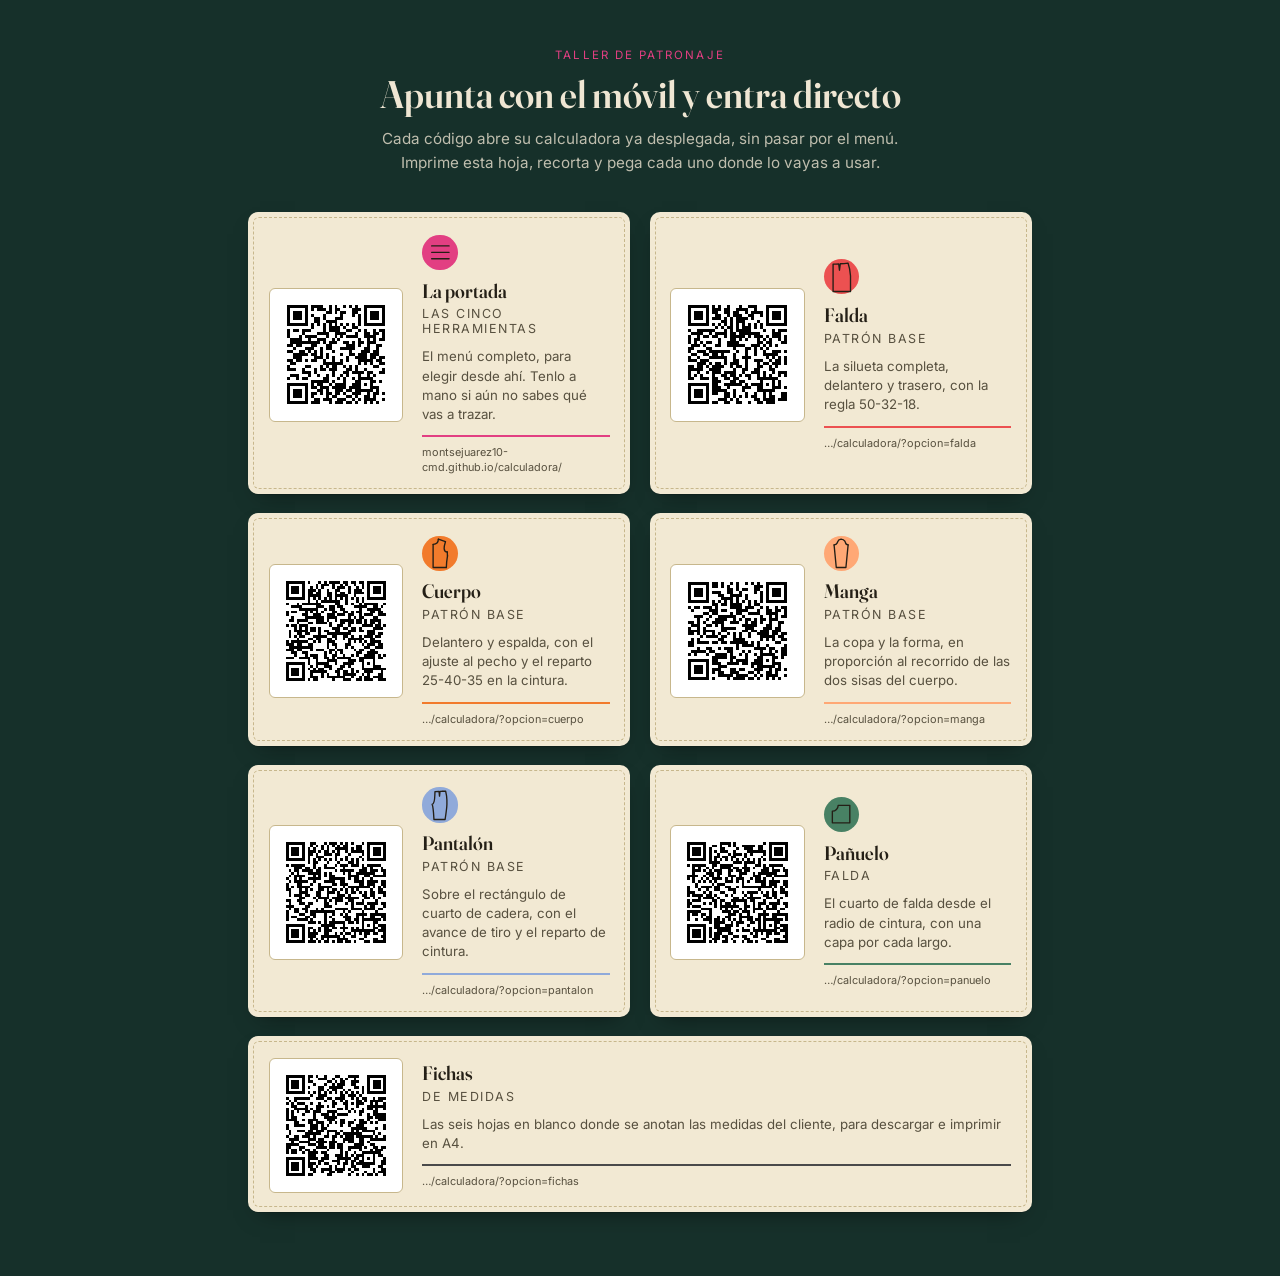
<file: qr.html>
<!DOCTYPE html>
<html lang="es">
<head>
<meta charset="utf-8">
<meta name="viewport" content="width=device-width, initial-scale=1">
<title>Códigos QR · Calculadora de patronaje</title>
<meta name="description" content="Hoja imprimible con los siete códigos QR de la calculadora de patronaje.">
<link rel="stylesheet" href="css/fonts.css">
<style>
  :root{
    --mat:#16302A;
    --mat-line:#2C5346;
    --paper:#F2E9D3;
    --paper-edge:#C7B78C;
    --ink:#241F16;
    --ink-soft:#57503F;
    --chalk:#EFE6D3;
    --thread:#E23F82;
    --font-display:'Fraunces', 'Didot', Georgia, serif;
    --font-body:'Inter', 'Segoe UI', sans-serif;
  }

  *{ box-sizing:border-box; }

  html,body{
    margin:0;
    padding:0;
    background:var(--mat);
    color:var(--chalk);
    font-family:var(--font-body);
  }

  .hoja{
    max-width:52rem;
    margin:0 auto;
    padding:3rem 1.5rem 4rem;
  }

  header{ text-align:center; margin:0 0 2.4rem; }

  .eyebrow{
    font-family:var(--font-body);
    text-transform:uppercase;
    letter-spacing:0.18em;
    font-size:0.72rem;
    color:var(--thread);
    margin:0 0 0.6rem;
  }

  h1{
    font-family:var(--font-display);
    font-weight:600;
    font-size:clamp(1.7rem, 4vw, 2.4rem);
    line-height:1.15;
    margin:0 0 0.7rem;
    text-wrap:balance;
  }

  .lede{
    max-width:34rem;
    margin:0 auto;
    color:var(--chalk);
    opacity:0.78;
    font-size:0.95rem;
    line-height:1.55;
  }

  .rejilla{
    display:grid;
    grid-template-columns:repeat(2, 1fr);
    gap:1.2rem;
  }

  /* Ocupa las dos columnas: ver el comentario de su tarjeta más abajo. */
  .tarjeta-ficha{ grid-column:1 / -1; }

  .tarjeta{
    position:relative;
    background:var(--paper);
    color:var(--ink);
    border-radius:10px;
    padding:1.4rem 1.3rem 1.2rem;
    display:flex;
    align-items:center;
    gap:1.2rem;
    box-shadow:0 1px 0 rgba(0,0,0,0.15), 0 10px 22px -12px rgba(0,0,0,0.55);
    break-inside:avoid;
  }

  /* El mismo filete de linea discontinua que llevan los botones de la portada:
     es lo que ata esta hoja al resto del sitio. */
  .tarjeta::before{
    content:"";
    position:absolute;
    inset:5px;
    border:1px dashed var(--paper-edge);
    border-radius:6px;
    pointer-events:none;
  }

  .codigo{
    width:8.4rem;
    height:8.4rem;
    flex-shrink:0;
    display:block;
    background:#fff;
    border:1px solid var(--paper-edge);
    border-radius:6px;
    padding:0.3rem;
  }

  .datos{ min-width:0; }

  .disco{
    width:2.2rem;
    height:2.2rem;
    border-radius:50%;
    background:var(--color-opcion, var(--thread));
    display:flex;
    align-items:center;
    justify-content:center;
    margin:0 0 0.6rem;
  }

  /* El icono es el contorno de la pieza, el mismo que el del botón de la
     portada. Cada una tiene su caja porque sus proporciones van de 1:1 en el
     pañuelo a 1:1,6 en la falda, y su --trazo porque los viewBox tienen escalas
     muy distintas: el valor es el que deja el trazo en 1,35 px. El del pantalón
     va recortado por la rodilla, como en el botón: entero medía 1:3,4 y no
     había ancho que darle. */
  .icono{
    width:1.42rem;
    height:1.79rem;
    overflow:visible;
    fill:none;
    stroke:var(--ink);
    stroke-width:var(--trazo, 6);
    stroke-linejoin:round;
    stroke-linecap:round;
  }
  .t-inicio   .icono{ width:1.42rem;  height:1.42rem;  --trazo:7.1; }
  .t-falda    .icono{ width:1.1rem;   height:1.79rem;  --trazo:8.05; }
  .t-cuerpo   .icono{ width:0.915rem; height:1.79rem;  --trazo:5.93; }
  .t-manga    .icono{ width:0.888rem; height:1.79rem;  --trazo:7.93; }
  .t-pantalon .icono{ width:0.938rem; height:1.79rem;  --trazo:7.53; }
  .t-panuelo  .icono{ width:1.26rem;  height:1.26rem;  --trazo:8.04; }
  .nombre{
    font-family:var(--font-display);
    font-weight:600;
    font-size:1.22rem;
    line-height:1.15;
    margin:0;
  }

  .sub{
    font-size:0.78rem;
    text-transform:uppercase;
    letter-spacing:0.12em;
    color:var(--ink-soft);
    margin:0.25rem 0 0.7rem;
  }

  .desc{
    font-size:0.83rem;
    line-height:1.45;
    color:var(--ink-soft);
    margin:0 0 0.7rem;
  }

  /* La direccion escrita debajo del codigo: si alguien no puede escanear, la
     hoja le sigue sirviendo para teclearla. */
  .url{
    font-size:0.68rem;
    line-height:1.35;
    color:var(--ink-soft);
    overflow-wrap:anywhere;
    margin:0;
    padding-top:0.5rem;
    border-top:2px solid var(--color-opcion, var(--thread));
  }

  @media (max-width: 44rem){
    .rejilla{ grid-template-columns:1fr; }
    .tarjeta{ flex-direction:column; align-items:flex-start; }
    .codigo{ width:100%; height:auto; max-width:14rem; }
  }

  /* En papel manda la tinta, no la pantalla: fondo blanco, sin sombras, y las
     seis tarjetas repartidas en un A4 sin que ninguna se parta por la mitad. */
  @page{ size:A4 portrait; margin:12mm; }

  @media print{
    html,body{ background:#fff; color:#000; }
    .hoja{ max-width:none; padding:0; }
    header{ margin:0 0 4mm; }
    h1{ font-size:16pt; margin:0 0 2mm; }
    .eyebrow{ font-size:7pt; color:#000; }
    .lede{ font-size:8.5pt; color:#000; opacity:1; }
    /* 5mm y no 7, y 4mm de relleno y no 5: con la séptima tarjeta la hoja se
       iba a una segunda página por unos milímetros. Apretar la rejilla y el
       relleno de las tarjetas las devuelve a un A4. */
    .rejilla{ gap:5mm; }
    .tarjeta{
      background:#fff;
      box-shadow:none;
      border:1px solid #000;
      border-radius:0;
      padding:4mm;
      gap:5mm;
    }
    .tarjeta::before{ inset:2mm; border-color:#999; }
    .codigo{ width:36mm; height:36mm; border:none; padding:0; }
    .disco{ width:9.5mm; height:9.5mm; margin:0 0 2.5mm; }
    .t-inicio   .icono{ width:6mm;    height:6mm;   }
    .t-falda    .icono{ width:4.67mm; height:7.6mm; }
    .t-cuerpo   .icono{ width:3.89mm; height:7.6mm; }
    .t-manga    .icono{ width:3.77mm; height:7.6mm; }
    .t-pantalon .icono{ width:3.98mm; height:7.6mm; }
    .t-panuelo  .icono{ width:5.35mm; height:5.35mm; }
    .nombre{ font-size:14pt; }
    .sub{ font-size:7.5pt; margin:1mm 0 2.5mm; }
    .desc{ font-size:8.5pt; color:#000; margin:0 0 2.5mm; }
    .url{ font-size:7pt; color:#000; padding-top:2mm; border-top-width:1pt; }
    /* Los discos van teñidos: si la impresora es en blanco y negro salen en
       gris y siguen leyendose. */
    .disco{ -webkit-print-color-adjust:exact; print-color-adjust:exact; }
  }
</style>
</head>
<body>

<div class="hoja">

  <header>
    <p class="eyebrow">Taller de patronaje</p>
    <h1>Apunta con el móvil y entra directo</h1>
    <p class="lede">Cada código abre su calculadora ya desplegada, sin pasar por el menú. Imprime esta hoja, recorta y pega cada uno donde lo vayas a usar.</p>
  </header>

  <div class="rejilla">

    <div class="tarjeta t-inicio" style="--color-opcion:#E23F82">
      <img class="codigo" src="img/qr/qr-inicio.svg" alt="Código QR: abre la portada">
      <div class="datos">
        <span class="disco">
          <svg class="icono" viewBox="0 0 120 120" aria-hidden="true"><path d="M14,26 L106,26 M14,60 L106,60 M14,94 L106,94"/></svg>
        </span>
        <p class="nombre">La portada</p>
        <p class="sub">Las cinco herramientas</p>
        <p class="desc">El menú completo, para elegir desde ahí. Tenlo a mano si aún no sabes qué vas a trazar.</p>
        <p class="url">montsejuarez10-cmd.github.io/calculadora/</p>
      </div>
    </div>

    <div class="tarjeta t-falda" style="--color-opcion:#ec5151">
      <img class="codigo" src="img/qr/qr-falda.svg" alt="Código QR: abre Falda Base">
      <div class="datos">
        <span class="disco">
          <svg class="icono" viewBox="0 0 104.93 170.72" aria-hidden="true"><path d="M236.11,300.43l4.78-38.21Q263.72,260.63,287,258c8.41,24.23,13.57,54.58,14.84,76.35v93.33H197.93V264.34q16.62-.48,33.48-1.5Z" transform="translate(-197.43 -257.49)"/></svg>
        </span>
        <p class="nombre">Falda</p>
        <p class="sub">Patrón base</p>
        <p class="desc">La silueta completa, delantero y trasero, con la regla 50-32-18.</p>
        <p class="url">…/calculadora/?opcion=falda</p>
      </div>
    </div>

    <div class="tarjeta t-cuerpo" style="--color-opcion:#f27b2c">
      <img class="codigo" src="img/qr/qr-cuerpo.svg" alt="Código QR: abre Cuerpo Base">
      <div class="datos">
        <span class="disco">
          <svg class="icono" viewBox="0 0 64.28 125.7" aria-hidden="true"><polyline points="58.61 125.06 0.5 125.19 0.5 23.25"/><path d="M289,358.39q-.56,23.49-23,22.78" transform="translate(-265.48 -357.92)"/><path d="M23.49,0.47 L54.67,11.81"/><path d="M328.34,415.09c-8-.21-13.07-4.62-13.86-15.1q-.53-10.41,5.67-30.26" transform="translate(-265.48 -357.92)"/><path d="M328.34,415.09a145.09,145.09,0,0,0,.92,17" transform="translate(-265.48 -357.92)"/><path d="M329.26,432.09a348.35,348.35,0,0,0-5.17,51" transform="translate(-265.48 -357.92)"/></svg>
        </span>
        <p class="nombre">Cuerpo</p>
        <p class="sub">Patrón base</p>
        <p class="desc">Delantero y espalda, con el ajuste al pecho y el reparto 25-40-35 en la cintura.</p>
        <p class="url">…/calculadora/?opcion=cuerpo</p>
      </div>
    </div>

    <div class="tarjeta t-manga" style="--color-opcion:#ffa875">
      <img class="codigo" src="img/qr/qr-manga.svg" alt="Código QR: abre Manga Base">
      <div class="datos">
        <span class="disco">
          <svg class="icono" viewBox="0 0 83.48 168.24" aria-hidden="true"><path d="M339,371.31s-14.45-1.78-15.71-13a26.13,26.13,0,0,0-3.82-9.35c-3.45-5.33-9.89-11.1-21.71-11.79h-.22c-.62.25-16.35,1.13-20.63,17.08a24.24,24.24,0,0,1-1.95,5.06c-6,11.36-18.67,12-18.67,12" transform="translate(-255.87 -336.65)"/><path d="M82.99,34.66 L70.09,167.74 L13.4,167.74 L0.5,34.66"/></svg>
        </span>
        <p class="nombre">Manga</p>
        <p class="sub">Patrón base</p>
        <p class="desc">La copa y la forma, en proporción al recorrido de las dos sisas del cuerpo.</p>
        <p class="url">…/calculadora/?opcion=manga</p>
      </div>
    </div>

    <div class="tarjeta t-pantalon" style="--color-opcion:#90aada">
      <img class="codigo" src="img/qr/qr-pantalon.svg" alt="Código QR: abre Pantalón Base">
      <div class="datos">
        <span class="disco">
          <svg class="icono" viewBox="0 0 83.75 159.76" aria-hidden="true"><path d="M339,352.75c-.27,19.2-5,51.63-10.08,85H266.55c-1.76-34.14-3.22-69.35-10.08-85,16.77-1.6,14.17-40.4,15.91-70.86q10.72-.37,22.66-.91l2.69,26.4,2.67-26.65c2.81-.13,9.91-.5,12.81-.65q9.07-.46,18.69-1c5.16,21.73,6.9,37.7,7.09,51Z" transform="translate(-255.74 -278.53)"/></svg>
        </span>
        <p class="nombre">Pantalón</p>
        <p class="sub">Patrón base</p>
        <p class="desc">Sobre el rectángulo de cuarto de cadera, con el avance de tiro y el reparto de cintura.</p>
        <p class="url">…/calculadora/?opcion=pantalon</p>
      </div>
    </div>

    <div class="tarjeta t-panuelo" style="--color-opcion:#488164">
      <img class="codigo" src="img/qr/qr-panuelo.svg" alt="Código QR: abre Falda Pañuelo">
      <div class="datos">
        <span class="disco">
          <svg class="icono" viewBox="0 0 120 120" aria-hidden="true"><path d="M8,42.8 A34.8,34.8 0 0 0 42.8,8 L112,8 L112,112 L8,112 Z"/></svg>
        </span>
        <p class="nombre">Pañuelo</p>
        <p class="sub">Falda</p>
        <p class="desc">El cuarto de falda desde el radio de cintura, con una capa por cada largo.</p>
        <p class="url">…/calculadora/?opcion=panuelo</p>
      </div>
    </div>

    <!-- La ficha cierra la hoja ocupando las dos columnas. Son siete tarjetas:
         a dos columnas la última quedaría coja, y además en la portada su botón
         también va aparte de las cinco herramientas. Sin disco, como su botón. -->
    <div class="tarjeta tarjeta-ficha" style="--color-opcion:#4a4a4a">
      <img class="codigo" src="img/qr/qr-fichas.svg" alt="Código QR: abre las fichas de toma de medidas">
      <div class="datos">
        <p class="nombre">Fichas</p>
        <p class="sub">De medidas</p>
        <p class="desc">Las seis hojas en blanco donde se anotan las medidas del cliente, para descargar e imprimir en A4.</p>
        <p class="url">…/calculadora/?opcion=fichas</p>
      </div>
    </div>

  </div>

</div>

</body>
</html>
</file>
<file: css/styles.css>
@charset "UTF-8";

  :root{
    --mat:#16302A;
    --mat-2:#1D3E35;
    --mat-line:#2C5346;
    --paper:#F2E9D3;
    --paper-2:#E8D9B6;
    --paper-edge:#C7B78C;
    --ink:#241F16;
    --ink-soft:#57503F;
    --chalk:#EFE6D3;
    --thread:#E23F82;
    --thread-dark:#B72A66;
    --pin:#D9A441;
    --mist:#A9C4B9;
    --font-display:'Fraunces', 'Didot', Georgia, serif;
    --font-body:'Inter', 'Segoe UI', sans-serif;
    /* Ya no es monoespaciada: es la voz de las etiquetas técnicas, en versalitas
       y con mucho espaciado. Inter cubre ese papel con tabular-nums. */
    --font-detalle:'Inter', 'Segoe UI', sans-serif;
  }

  *{ box-sizing:border-box; }

  html,body{
    margin:0;
    padding:0;
    background:var(--mat);
    color:var(--chalk);
    font-family:var(--font-body);
    min-height:100%;
  }

  /* Columna a pantalla completa: la portada ocupa la ventana entera aunque el
     contenido no llegue, asi que las dos capas de fondo nunca se quedan a media
     altura con banda muerta debajo. */
  body{
    position:relative;
    overflow-x:hidden;
    display:flex;
    flex-direction:column;
    min-height:100vh;
  }

  .mat-illustrations{
    position:fixed;
    inset:0;
    width:100%;
    height:100%;
    z-index:0;
    pointer-events:none;
    background-color:var(--mat);
    background-image:
      repeating-linear-gradient(0deg, var(--mat-line) 0 1px, transparent 1px 64px),
      repeating-linear-gradient(90deg, var(--mat-line) 0 1px, transparent 1px 64px),
      repeating-linear-gradient(45deg, rgba(239,230,211,0.035) 0 1px, transparent 1px 22px),
      radial-gradient(ellipse at 50% -10%, rgba(233,213,157,0.10), transparent 55%);
    background-attachment:fixed;	
    /* La tinta de las piezas del tapiz. Va aqui y no en cada trazado
       porque estos declaran stroke="currentColor", que es lo unico que
       atraviesa el clon de <use>: las reglas CSS no llegan a el. */
    color:var(--chalk);
  }

  /* El desfile va en la misma capa que el tapiz (z-index 0) pero despues en el
     documento, asi que se pinta encima sin necesidad de inventarse un nivel
     intermedio entre el fondo y el contenido. Anclado abajo, queda bajo los
     botones. La mascara disuelve el borde superior: el tapiz no se corta con una
     linea recta, se desvanece dentro de la escena. */
  .pasarela{
    position:fixed;
    left:0;
    width:100%;
    /* La escena se hunde por debajo del borde inferior para que su parte alta
       —las cabezas del publico y la de la modelo— quede lejos de los botones.
       Lo que se pierde por abajo es suelo de pasarela, que no dice nada.
       El desplazamiento va en vw, la misma unidad que manda en el tamano del
       dibujo, asi que la escena baja lo mismo en proporcion en cualquier
       ventana. Y la altura es la natural, sin recorte: recortando por arriba
       para acortar la banda, en ventanas anchas y bajas la modelo se quedaba
       sin cabeza. */
    bottom:-9vw;
    height:auto;
    z-index:0;
    pointer-events:none;
    opacity:0.42;
    -webkit-mask-image:linear-gradient(to bottom, transparent 0, #000 42%);
    mask-image:linear-gradient(to bottom, transparent 0, #000 42%);
  }

  /* El logo en la esquina de abajo a la izquierda, con la tiza del tapiz. El
     tamaño va en vw con topes para que no se coma el móvil ni se pierda en una
     pantalla grande.
     Cae sobre el público del desfile, que es del mismo tono: a 0,3 de opacidad
     se confundía con las siluetas. Casi opaco y con un halo del verde de la
     mesa, que lo recorta contra ellas, se lee como logo sin salirse de la
     paleta. */
  .logo-fondo{
    position:fixed;
    left:clamp(16px, 2.5vw, 40px);
    bottom:clamp(16px, 2.5vw, 40px);
    z-index:0;
    pointer-events:none;
  }
  .logo-fondo svg{
    display:block;
    height:clamp(90px, 13vw, 190px);
    width:auto;
    aspect-ratio:233.12 / 292.69;
    fill:var(--chalk);
    /* La opacidad va en el dibujo y no en la caja, que también lleva la firma. */
    opacity:0.85;
    filter:drop-shadow(0 0 10px rgba(10,20,17,0.9)) drop-shadow(0 0 3px rgba(10,20,17,0.9));
  }
  /* Para que salga la firma el logo tiene que recibir el ratón, y main, que
     ocupa la ventana entera, lo tapa: sube por encima. Solo donde hay ratón y
     la ventana no es estrecha. En un móvil no hay hover, y en cualquier ventana
     estrecha el texto y el aviso, al desplazarse, tienen que pasar por encima
     del logo y no por debajo. */
  @media (hover: hover) and (min-width: 30.01rem){
    .logo-fondo{ z-index:2; pointer-events:auto; }
  }
  /* La firma del fondo sale a la derecha del logo, a media altura, y en papel:
     la oscura de la tarjeta se perdía sobre el verde de la mesa. */
  .logo-fondo.firma::after{
    left:calc(100% + 10px);
    top:50%;
    transform:translateY(-50%);
    color:var(--ink);
    background:var(--paper);
  }

  /* ---- Firma del logo -------------------------------------------------
     Donde esté el logo, al pasar el ratón aparece «Wbanet Studio». Es una
     etiqueta propia y no un title: el tooltip del navegador tarda un segundo
     en salir y no se puede vestir. El texto sale de data-firma, así que el
     marcado lo dice una vez. La caja lleva aria-hidden: el contenido de
     ::after cuenta para el nombre accesible, y en el modal el h2 da nombre al
     diálogo, que pasaría a llamarse «Falda Base Wbanet Studio».
     .firma no fija position: pisaría el fixed del logo del fondo. El del modal
     lo pone relative en .titulo-logo. */
  .firma::after{
    content:attr(data-firma);
    position:absolute;
    z-index:1;
    white-space:nowrap;
    font-family:var(--font-body);
    font-size:0.78rem;
    font-weight:600;
    font-style:normal;
    letter-spacing:0.04em;
    line-height:1;
    color:var(--paper);
    background:var(--ink);
    padding:0.45rem 0.65rem;
    border-radius:6px;
    box-shadow:0 6px 14px -6px rgba(0,0,0,0.6);
    opacity:0;
    pointer-events:none;
    transition:opacity 140ms ease;
  }
  .firma:hover::after{ opacity:1; }
  @media (prefers-reduced-motion: reduce){
    .firma::after{ transition:none; }
  }

  main{
    position:relative;
    z-index:1;
    flex:1 0 auto;
    /* Sin esto, el min-width:auto de este hijo flexible vale el ancho minimo de
       su contenido, y la rejilla de botones -seis columnas de 168px- lo estiraba
       a 1144px dentro de una ventana de 390: body lo recorta con su
       overflow-x:hidden y los botones se salian de la pantalla sin dar la cara.
       Con 0, main nunca es mas ancho que la ventana y la rejilla cuenta sus
       columnas contra el ancho que hay de verdad.
       Y width:100% porque con margin:0 auto main no se estira: se dimensiona
       por su contenido, y sin un ancho definido volveria a medir lo que mida la
       rejilla. Los dos hacen falta; ninguno solo. */
    min-width:0;
    width:100%;
    max-width:76rem;
    margin:0 auto;
    /* El margen de arriba se encoge con la ventana: en pantallas cortas la
       escena del desfile cabalga mas alto y la cabeza de la modelo se acerca a
       los botones, asi que ahi es donde hace falta recortar. En ventanas altas
       no hubo nunca choque y se deja respirar. */
    padding:clamp(3.25rem, 5vh, 4.5rem) 1.5rem 6rem;
    display:flex;
    flex-direction:column;
    align-items:center;
    text-align:center;
  }

  /* El aviso, en la esquina de abajo a la derecha. Ya no sigue la columna de
     main: se pega al filo de la ventana con el mismo relleno de 1,5rem que usa
     el resto de la pagina, que es lo mas a la derecha que puede ir sin quedar
     descolgado del margen comun.
     z-index 3: por encima del logo del fondo, que con raton sube a 2 para
     recibirlo. Donde los dos coinciden, en ventanas medianas, el aviso tapa al
     logo. La fila ocupa todo el ancho y es transparente, asi que no atrapa el
     raton: solo la caja del texto lo recibe, y el logo sigue sacando su firma
     por la parte que queda a la vista. */
  .aviso{
    position:relative;
    z-index:3;
    width:100%;
    padding:0 1.5rem 1.5rem;
    display:flex;
    justify-content:flex-end;
    pointer-events:none;
  }
  .aviso p{ pointer-events:auto; }
  .aviso p{
    margin:0;
    /* El ancho crece con la letra para que el aviso no se haga más alto: a
       0,76rem en 31rem salían cinco líneas, y a 0,9rem en 37rem salen
       cuatro. */
    max-width:37rem;
    text-align:right;
    text-wrap:pretty;
    font-size:0.9rem;
    line-height:1.55;
    /* La mostaza de «Taller de patronaje», la otra voz de aviso de la portada. */
    color:var(--pin);
    /* Blanco muy diluido: la caja tiene que leerse como caja sobre el tapiz
       pero sin llegar a ser clara, o la mostaza pierde contraste. El radio es
       el de los botones. */
    background:rgba(255,255,255,0.14);
    /* El filo no es adorno: donde por detras pasa una figura del publico, que es
       mas clara que el tapiz, el relleno al 14 % se funde con ella y la caja
       deja de leerse como caja. La linea la sostiene siempre. */
    border:1px solid rgba(255,255,255,0.3);
    border-radius:10px;
    padding:0.7rem 0.95rem;
    /* La sombra y el oscurecido de detrás hacen falta: por debajo del panel
       pasan las figuras del desfile, bastante más claras que el tapiz, y
       sobre ellas la mostaza no se leía. backdrop-filter apaga lo que hay
       detrás sin cambiar la caja, que sigue siendo blanca y translúcida. */
    text-shadow:0 1px 3px rgba(0,0,0,0.7);
    -webkit-backdrop-filter:brightness(0.55);
    backdrop-filter:brightness(0.55);
  }
  @media (max-width: 30rem){
    /* En el movil la linea es demasiado corta para alinear a la derecha sin que
       quede desflecada: se centra y se deja a todo el ancho. */
    .aviso{ justify-content:center; }
    .aviso p{ text-align:center; }
  }

  .eyebrow{
    font-family:var(--font-detalle);
    font-size:0.95rem;
    font-weight:600;
    letter-spacing:0.32em;
    text-transform:uppercase;
    color:var(--pin);
    margin:0 0 1.4rem;
  }

  h1{
    font-family:var(--font-display);
    font-weight:700;
    font-size:clamp(2.6rem, 6vw, 4.6rem);
    line-height:1.05;
    letter-spacing:-0.01em;
    margin:0 0 1.3rem;
    color:var(--paper);
    text-wrap:balance;
  }

  h1 em{
    font-style:italic;
    font-weight:500;
    color:var(--thread);
  }

  .lede{
    font-size:1.08rem;
    line-height:1.6;
    color:var(--mist);
    max-width:38rem;
    margin:0 0 2.4rem;
    text-wrap:balance;
  }

  /* Rejilla y no fila flexible: con columnas de ancho fijo, todas las filas
     usan las mismas, asi que al partirse los botones quedan alineados en
     vertical y en horizontal con el mismo hueco en los dos ejes. Centrada, una
     fila flexible centra cada renglon por su cuenta y las columnas no se
     corresponden: a 900px la primera empezaba en x=88 y la segunda en x=262.

     El numero de columnas no se deja a auto-fit, sino que se fija por tramos, y
     solo con divisores de seis: 1, 2, 3 y 6. Los botones son seis, asi que
     cualquier otro numero deja la ultima fila a medias -con auto-fit salian 4+2
     a 900px- y entonces el conjunto se ve escorado a la izquierda por mucho que
     la rejilla este centrada. Con un divisor no hay filas incompletas: el bloque
     es siempre un rectangulo lleno, y centrarlo lo centra de verdad. */
  .options{
    display:grid;
    grid-template-columns:10.5rem;
    justify-content:center;
    gap:1.1rem;
    width:100%;
    /* main es una columna flexible, y sin esto el min-width:auto de este hijo
       vale el ancho minimo de su contenido y la rejilla se desborda en vez de
       encogerse. */
    min-width:0;
    /* 73rem y no 64: es todo el ancho de contenido que deja main (76rem menos
       sus 1,5rem de relleno a cada lado), y hace falta entero para que los seis
       botones entren en una sola linea. */
    max-width:73rem;
    margin:0 0 3rem;
  }

  .tag-btn{
    position:relative;
    display:flex;
    align-items:center;
    gap:0.85rem;
    background:var(--paper);
    color:var(--ink);
    border:none;
    border-radius:10px;
    padding:1rem 1.4rem 1rem 1.1rem;
    /* 10,5rem: el boton mas ancho por contenido es Pantalon, que pide 10,17rem,
       asi que a esta medida ninguno aprieta y los seis van iguales. */
    min-width:10.5rem;
    /* El alto salia por accidente: 2,5rem del disco del icono mas 1rem de
       relleno arriba y otro abajo. Escrito aqui, el boton de las fichas -que no
       lleva disco- mide lo mismo este donde este, y no depende de que un vecino
       mas alto lo estire: solo en su fila se quedaba en 68px frente a 72. */
    min-height:4.5rem;
    cursor:pointer;
    font-family:var(--font-body);
    text-align:left;
    box-shadow:0 1px 0 rgba(0,0,0,0.15), 0 10px 22px -12px rgba(0,0,0,0.55);
    transition:transform 160ms ease, box-shadow 160ms ease, background 160ms ease;
  }
  .tag-btn::before{
    content:"";
    position:absolute;
    inset:5px;
    border:1px dashed var(--paper-edge);
    border-radius:6px;
    pointer-events:none;
  }
  .tag-btn:hover{
    background:#F8F1DE;
    transform:translateY(-3px) rotate(-0.4deg);
    box-shadow:0 1px 0 rgba(0,0,0,0.15), 0 16px 26px -12px rgba(0,0,0,0.6);
  }
  .tag-btn:active{ transform:translateY(-1px) rotate(0deg); }
  .tag-btn:focus-visible{
    outline:2px solid var(--color-opcion, var(--thread));
    outline-offset:3px;
  }

  .tag-num{
    background:var(--color-opcion, var(--thread));
    width:2.5rem;
    height:2.5rem;
    border-radius:50%;
    display:flex;
    align-items:center;
    justify-content:center;
    flex-shrink:0;
  }

  /* Cada pieza tiene su caja porque sus proporciones no coinciden y una caja
     única las dejaría irreconocibles. Manda el alto, con una excepción: el
     pañuelo es cuadrado y se limita por el ancho, que si no desbordaría el
     disco. El pantalón medía 1:3,4 y con el alto de los demás se quedaba en
     9,6 px: su icono va recortado por la rodilla, y así entra en la misma
     proporción que el cuerpo y la manga sin necesitar excepción. */
  .tag-icon{
    overflow:visible;
    /* Tinta y no blanco: sobre el disco de color gana en las cinco opciones
       (4,6 la falda, 6,0 el cuerpo, 8,7 la manga, 7,0 el pantalón y 4,1 el rosa
       de la paleta, frente a 3,6 / 2,7 / 1,9 / 2,3 / 4,0 en blanco). En los
       tonos claros el trazo blanco casi desaparecía. */
    color:var(--ink);
    fill:none;
    stroke:currentColor;
    /* El grosor lo pone cada icono en su atributo style, porque el título de la
       ventana modal clona este SVG y le quita la clase: lo que se declare aquí
       no llega al clon, pero --trazo sí, y allí se multiplica. */
    stroke-width:var(--trazo, 6);
    stroke-linejoin:round;
    stroke-linecap:round;
  }
  [data-opcion="1"] .tag-icon{ width:1.27rem;  height:2.06rem; }
  [data-opcion="2"] .tag-icon{ width:1.055rem; height:2.06rem; }
  [data-opcion="3"] .tag-icon{ width:1.025rem; height:2.06rem; }
  [data-opcion="4"] .tag-icon{ width:1.08rem;  height:2.06rem; }
  [data-opcion="5"] .tag-icon{ width:1.45rem;  height:1.45rem;  }

  .tag-label{
    font-weight:600;
    font-size:1.02rem;
    line-height:1.2;
  }
  .tag-sub{
    display:block;
    font-family:var(--font-detalle);
    font-size:0.68rem;
    letter-spacing:0.08em;
    text-transform:uppercase;
    color:var(--ink-soft);
    margin-top:0.15rem;
  }


  /* ---- Modal ---- */
  dialog#opcion-modal{
    border:none;
    padding:0;
    background:transparent;
    max-width:34rem;
    width:calc(100% - 2.5rem);
    max-height:calc(100vh - 2.5rem);
    border-radius:16px;
    overflow:visible;
  }
  dialog#opcion-modal::backdrop{
    background:rgba(10, 20, 17, 0.72);
    backdrop-filter:blur(2px);
  }
  dialog#opcion-modal[open]{
    animation:cardIn 220ms cubic-bezier(.2,.8,.3,1) both;
  }
  @keyframes cardIn{
    from{ opacity:0; transform:translateY(10px) scale(0.97); }
    to{ opacity:1; transform:translateY(0) scale(1); }
  }
  @media (prefers-reduced-motion: reduce){
    dialog#opcion-modal[open]{ animation:none; }
  }

  /* Modal ampliado para alojar la herramienta interactiva de la Opción 1 */
  dialog#opcion-modal.modal-wide{
    max-width:70rem;
  }
  dialog#opcion-modal.modal-wide .card{
    display:flex;
    flex-direction:column;
    overflow:hidden;
    /* Abajo menos que arriba: arriba el hueco lo llenan el título y la
       descripción, y abajo se sumaba al relleno propio de la herramienta,
       que ya trae 18px de caja más lo que deje su columna más corta. */
    padding:1.6rem 1.8rem 0.9rem;
  }
  /* El alto lo fija app.js con el que cada herramienta declara por postMessage:
     una con nueve mandos es mucho más alta que otra con cuatro, y con una
     altura fija la de más mandos se corta. El max-height lo pone también
     app.js, con lo que quepa en la ventana.
     Nace SIN desplazamiento y app.js solo lo activa cuando la herramienta de
     verdad no cabe: con overflow-y:auto permanente, un desbordamiento de una
     fracción de píxel —redondeos de la escala del sistema, por ejemplo— sacaba
     una barra que no servía para nada. */
  /* Visible siempre: las cinco opciones llevan herramienta embebida. Estaba
     oculto de partida porque antes había opciones sin ella, que enseñaban en
     su lugar una calculadora genérica. */
  .iframe-wrap{
    display:block;
    position:relative;
    height:auto;
    width:100%;
    border-radius:10px;
    overflow:hidden;
  }
  .iframe-wrap iframe{
    display:block;
    width:100%;
    height:610px;
    border:0;
    overflow:hidden;
  }
  .iframe-loading{
    position:absolute;
    inset:0;
    display:flex;
    align-items:center;
    justify-content:center;
    background:#fff;
    font-family:var(--font-detalle);
    font-size:1.08rem;
    font-weight:600;
    color:var(--ink-soft);
    letter-spacing:0.04em;
  }
  @media (max-width: 30rem){
    dialog#opcion-modal.modal-wide{ max-width:calc(100% - 1.5rem); }
    /* Con el logo en la fila, a 1.9rem «Falda Pañuelo» y «Pantalón Base» se
       partían en dos líneas en un móvil de 360-390px. A 1.55rem caben los
       cinco desde 360, y el logo, que va en em, se encoge con el título. */
    dialog#opcion-modal.modal-wide h2{ font-size:1.55rem; }
  }
  dialog#opcion-modal.modal-wide h2{
    margin-bottom:0.4rem;
  }
  dialog#opcion-modal.modal-wide p{
    margin-bottom:0.9rem;
  }

  .card{
    position:relative;
    background:var(--paper);
    color:var(--ink);
    border-radius:14px;
    padding:2.4rem 2.2rem 2.2rem;
    box-shadow:0 30px 60px -20px rgba(0,0,0,0.6);
  }
  .card::before{
    content:"";
    position:absolute;
    inset:9px;
    border:1.5px dashed var(--paper-edge);
    border-radius:9px;
    pointer-events:none;
  }

  .card-close{
    position:absolute;
    top:12px;
    right:12px;
    width:36px;
    height:36px;
    border-radius:50%;
    background:var(--pin);
    border:3px solid var(--paper);
    color:var(--ink);
    font-family:var(--font-body);
    font-size:1.1rem;
    line-height:1;
    cursor:pointer;
    box-shadow:0 6px 14px -6px rgba(0,0,0,0.6);
    transition:transform 140ms ease;
  }
  .card-close:hover{ transform:rotate(90deg); }
  .card-close:focus-visible{ outline:2px solid var(--thread); outline-offset:2px; }

  .card h2{
    font-family:var(--font-display);
    font-weight:700;
    color:var(--color-opcion, var(--ink));
    font-size:1.9rem;
    margin:0 0 0.9rem;
    display:flex;
    align-items:center;
    gap:0.6rem;
  }
  #modal-titulo-texto{ text-wrap:balance; }

  /* El logo del taller, al final de la fila del título: margin-left:auto lo
     empuja a la derecha y el margin-right lo aparta del botón de cerrar, que
     va en absoluto a 12px del borde, mide 36 y cae a la altura del título. La
     altura en em lo escala con el título. Solo en las ventanas de patrones: la
     de fichas no es modal-wide. */
  .titulo-logo{
    position:relative;
    display:flex;
    margin-left:auto;
    margin-right:1.9rem;
    flex-shrink:0;
  }
  .titulo-logo svg{
    height:1.25em;
    width:auto;
    aspect-ratio:233.12 / 292.69;
    fill:var(--color-opcion, var(--ink));
  }
  /* En el modal la firma sale debajo del logo, alineada por su borde derecho:
     arriba se saldría de la tarjeta. */
  .titulo-logo.firma::after{
    right:0;
    top:calc(100% + 8px);
  }
  dialog#opcion-modal:not(.modal-wide) .titulo-logo{ display:none; }

  /* El icono se clona del botón que abre la ventana; height:1em lo ata al
     cuerpo del título y el ancho sale solo de la proporción de su viewBox. */
  .titulo-icono:empty{ display:none; }
  .titulo-icono{ display:flex; flex-shrink:0; }
  .titulo-icono svg{
    height:1em;
    width:auto;
    overflow:visible;
    fill:none;
    stroke:var(--color-opcion, var(--ink));
    /* Un 80 % más grueso que en el botón: allí el icono va sobre el disco de
       color y aquí compite con una Fraunces de 700, donde el mismo trazo se
       veía escuálido al lado del título. Se multiplica en vez de fijarse
       porque cada pieza trae su propio --trazo —sus viewBox tienen escalas
       muy distintas— y el clon lo arrastra en su atributo style. */
    stroke-width:calc(var(--trazo, 6) * 1.8);
    stroke-linejoin:round;
    stroke-linecap:round;
  }
  .card p{
    font-size:0.98rem;
    line-height:1.55;
    color:var(--ink-soft);
    margin:0 0 1.6rem;
  }

  @media (max-width: 30rem){
    .calc-row{ grid-template-columns:1fr; }
    .card{ padding:2rem 1.4rem 1.8rem; }
  }

  /* ---- La ficha de toma de medidas ---- */

  /* Sin disco de color, el texto se centra: si se quedara a la izquierda, donde
     empieza en los otros cinco, el hueco del icono ausente parecería una imagen
     que no ha cargado. El filete de puntos toma el color de la opción, que es
     lo único que queda para llevarlo. */
  .tag-btn-ficha{
    /* Papel distinto, el mismo tono que llevan las filas de descarga dentro de
       su ventana: el boton y lo que abre comparten hoja. Es tambien lo que lo
       separa de las cinco herramientas ademas del hueco. */
    background:var(--paper-2);
    justify-content:center;
    text-align:center;
    padding-left:1.4rem;
  }
  .tag-btn-ficha:hover{ background:#F0E3C4; }

  /* Los tramos. Cada umbral es el ancho de ventana en el que ese numero de
     columnas empieza a caber: n columnas piden n*168 + (n-1)*17,6 px, mas los
     48 de relleno de main. Van con unos pocos pixeles de holgura para no
     cambiar justo en el limite.
       2 columnas:  353,6 + 48 =  401,6  ->  25,5rem (408px)
       3 columnas:  539,2 + 48 =  587,2  ->  37rem   (592px)
       6 columnas: 1096,0 + 48 = 1144,0  ->  71,75rem (1148px)
     No hay tramo de 4 ni de 5: dejarian la ultima fila coja. */
  @media (min-width: 25.5rem){ .options{ grid-template-columns:repeat(2, 10.5rem); } }
  @media (min-width: 37rem){   .options{ grid-template-columns:repeat(3, 10.5rem); } }
  @media (min-width: 71.75rem){ .options{ grid-template-columns:repeat(6, 10.5rem); } }

  /* Con sitio de sobra para los seis en un renglon, la fila vuelve a ser
     flexible y la ficha recupera su hueco mayor: 40px hasta el Panuelo frente a
     los 17,6 de los demas. Ese margen dentro de la rejilla correria una columna
     y romperia la alineacion, por eso las dos cosas van juntas aqui.
     74rem y no otro numero: los seis en una linea piden 6x168 + 4x17,6 + 40 =
     1118,4px, mas los 48 de relleno de main son 1166,4. A 1184 quedan 17,6 de
     holgura -justo un hueco de mas- para que el cambio de modo no coincida con
     el punto en que la fila se parte y no quede una franja de anchuras con el
     margen puesto y las columnas ya rotas. En rem a proposito: si se agranda la
     letra del navegador, el umbral crece con los botones. */
  @media (min-width: 74rem){
    .options{ display:flex; flex-wrap:wrap; }
    .tag-btn-ficha{ margin-left:1.4rem; }
  }
  .tag-btn-ficha::before{
    border-color:var(--color-opcion, var(--paper-edge));
  }

  /* El atributo hidden lo pone y lo quita app.js, pero .iframe-wrap declara
     display:block y una declaración de la hoja gana siempre al hidden del
     navegador. Sin estas dos reglas la lista y la herramienta se verían a la
     vez. */
  .iframe-wrap[hidden],
  .fichas[hidden]{ display:none; }

  .fichas{
    list-style:none;
    margin:0 0 0.4rem;
    padding:0;
    display:flex;
    flex-direction:column;
    gap:0.5rem;
  }

  /* Cada ficha es un enlace con descarga, no un botón: así el menú contextual
     del navegador ofrece "guardar enlace como" y la rueda del ratón abre en
     pestaña nueva, cosas que un <button> con JavaScript quita sin dar nada a
     cambio. */
  .ficha-btn{
    display:grid;
    grid-template-columns:1fr auto;
    align-items:baseline;
    gap:0.1rem 0.8rem;
    padding:0.7rem 0.9rem;
    border-radius:8px;
    background:var(--paper-2);
    border:1px solid var(--paper-edge);
    color:var(--ink);
    text-decoration:none;
    transition:background 140ms ease, transform 140ms ease, border-color 140ms ease;
  }
  .ficha-btn:hover{
    background:#F8F1DE;
    border-color:var(--color-opcion, var(--ink));
    transform:translateX(2px);
  }
  .ficha-btn:focus-visible{
    outline:2px solid var(--color-opcion, var(--thread));
    outline-offset:2px;
  }
  .ficha-nombre{
    font-weight:600;
    font-size:1rem;
    line-height:1.25;
  }
  /* El peso ocupa la segunda columna y las dos filas: queda alineado a la
     derecha, a la altura del nombre, y no empuja al detalle. */
  .ficha-peso{
    grid-column:2;
    grid-row:1 / span 2;
    align-self:center;
    font-family:var(--font-detalle);
    font-size:0.72rem;
    font-variant-numeric:tabular-nums;
    letter-spacing:0.04em;
    color:var(--ink-soft);
    white-space:nowrap;
  }
  .ficha-detalle{
    grid-column:1;
    font-size:0.82rem;
    line-height:1.35;
    color:var(--ink-soft);
  }
</file>
<file: css/fonts.css>
/* Fuentes incrustadas en base64: la web se abre con doble clic (file://) y
   Chrome no serviría un .woff2 externo desde ese origen. Solo el subconjunto
   latino, que cubre el castellano completo.
   Fraunces lleva el eje óptico fijado en 144 (el corte de titular). Su cursiva
   va como estática de peso 500 porque solo la usa el <em> del titular: la
   variable costaría el doble. Ambas familias con licencia SIL Open Font 1.1. */

@font-face {
  font-family: 'Fraunces';
  font-style: normal;
  font-weight: 400 700;
  font-display: swap;
  src: url([data-uri]) format('woff2');
}

@font-face {
  font-family: 'Fraunces';
  font-style: italic;
  font-weight: 500;
  font-display: swap;
  src: url([data-uri]) format('woff2');
}

@font-face {
  font-family: 'Inter';
  font-style: normal;
  font-weight: 400 700;
  font-display: swap;
  src: url([data-uri]) format('woff2');
}
</file>
<file: css/herramienta.css>
/* Estilos comunes a las herramientas interactivas (falda, cuerpo, ...).
   Cada página fija sus dos colores en :root; los valores de aquí son solo la
   reserva, para que un olvido no deje los mandos sin color.

   --color-herramienta  el color de la opción: pulsador, tramo recorrido, foco
                        y casilla de verificación
   --pista-vacia        el tramo del slider que aún no se ha recorrido; un tono
                        muy claro del mismo color
   --color-tinta        el MISMO color, oscurecido hasta 5,1:1 sobre blanco.
                        Para lo que es un CONTROL y hay que poder leer: el botón
                        de volver a las medidas por defecto y el resalte del
                        aviso de procedencia.

                        La cifra del deslizador NO lo usa: va del color de la
                        opción tal cual, por decisión expresa. Se pierde
                        contraste —la manga se queda en 1,9:1 y el pantalón en
                        2,3:1, con un mínimo exigible de 4,5— a cambio de que la
                        cifra se reconozca como el color de su herramienta. Un
                        naranja oscurecido hasta ser legible sobre blanco deja de
                        ser naranja: cuerpo y manga acababan en dos marrones
                        casi idénticos.

   js/herramienta.js lee las dos de :root, así que el degradado de la pista sale
   de aquí y no hay que repetirlas en el JavaScript.

   Las fuentes vienen aparte, de css/fonts.css. */

:root {
  --color-herramienta: #ec5151;
  --pista-vacia: #f9dfdf;
  --color-tinta: #ca3737;
}

html.sin-scroll, html.sin-scroll body { overflow: hidden; }
html.sin-scroll h1, html.sin-scroll .sub { display: none; }

body {
  font-family: 'Inter', 'Segoe UI', sans-serif;
  color: #2c3e50;
  margin: 0;
  padding: 14px;
  display: flex;
  flex-direction: column;
  align-items: center;
}
h1 { margin: 0 0 4px; font-size: 21px; font-family: 'Fraunces', Georgia, serif; font-weight: 700; }
.sub { color: #667071; margin-top: 0; margin-bottom: 14px; text-align: center; max-width: 700px; }

/* box-sizing es obligatorio aquí, no un adorno: width:100% se resuelve contra
   la caja de contenido del body, que ya descuenta sus 14px de relleno. Con
   content-box los 36px de relleno de esta caja se sumaban POR FUERA de ese
   100%, así que la herramienta salía 8px más ancha que la ventana —la
   diferencia entre los dos rellenos— y aparecía barra horizontal en cualquier
   ventana por debajo de 1228px. En el escritorio no se veía: el iframe del
   modal va con scrolling="no" y la escondía. En el móvil sí se veía. */
.contenedor {
  box-sizing: border-box;
  display: flex;
  flex-direction: row;
  gap: 24px;
  background: white;
  padding: 18px;
  border-radius: 12px;
  box-shadow: 0 4px 15px rgba(0,0,0,0.05);
  max-width: 1200px;
  width: 100%;
}
/* 1.4 y no 1: el informe va dentro de esta columna y necesita 362px para
   repartirse en dos bloques. El sitio sale del visor, que va sobrado de ancho
   porque los trazados son altos y estrechos: el dibujo solo pinta 420 de los
   722px en la falda, 517 en el cuerpo y 602 en la manga. Quitándole 74px
   ninguno llega a encogerse. */
.controles {
  flex: 1.4;
  display: flex;
  flex-direction: column;
  gap: 10px;
}
.control-group { display: flex; flex-direction: column; gap: 5px; }

/* Con muchas medidas la columna de mandos se hace tan alta que la herramienta
   ya no cabe en el modal y aparece barra de desplazamiento. La usan el
   pantalón, que tiene once, y el cuerpo, que con nueve medía 713px frente a los
   unos 600 de las demás y era la única con barra en pantallas medianas; con dos
   columnas baja a 594. Las otras, con cuatro, siguen en una sola columna.
   Se le da algo más de sitio a costa del visor: los dos trazados van sobrados
   de ancho y no lo echan de menos. */
.controles.dos-columnas {
  flex: 2;
  display: grid;
  grid-template-columns: repeat(2, minmax(0, 1fr));
  column-gap: 18px;
  align-content: start;
}
/* El informe cruza las dos columnas: partirlo lo dejaría ilegible. */
.controles.dos-columnas .reporte-tecnico { grid-column: 1 / -1; }
@media (max-width: 760px) {
  .controles.dos-columnas { grid-template-columns: 1fr; }
}
label { font-weight: bold; font-size: 13px; }

/* accent-color solo permite elegir el relleno: la pista restante la decide el
   navegador y sale casi negra. Con appearance:none se dibujan los dos.
   En Chrome el relleno es un degradado que pinta pintarPista(); Firefox tiene
   pseudoelemento propio (::-moz-range-progress) y no lo necesita. */
input[type="range"] {
  -webkit-appearance: none;
  appearance: none;
  width: 100%;
  height: 18px;
  margin: 0;
  background: transparent;
  cursor: pointer;
}
input[type="range"]::-webkit-slider-runnable-track {
  height: 6px;
  border-radius: 3px;
  background: var(--pista, var(--pista-vacia));
}
input[type="range"]::-webkit-slider-thumb {
  -webkit-appearance: none;
  width: 16px;
  height: 16px;
  margin-top: -5px;   /* centra el pulsador sobre una pista de 6px */
  border-radius: 50%;
  background: var(--pulsador, var(--color-herramienta));
  border: 2px solid #fff;
  box-shadow: 0 1px 3px rgba(0,0,0,0.28);
}
input[type="range"]::-moz-range-track {
  height: 6px;
  border-radius: 3px;
  background: var(--vacio, var(--pista-vacia));
}
input[type="range"]::-moz-range-progress {
  height: 6px;
  border-radius: 3px;
  background: var(--pulsador, var(--color-herramienta));
}
input[type="range"]::-moz-range-thumb {
  width: 14px;
  height: 14px;
  border-radius: 50%;
  background: var(--pulsador, var(--color-herramienta));
  border: 2px solid #fff;
  box-shadow: 0 1px 3px rgba(0,0,0,0.28);
}
input[type="range"]:focus-visible::-webkit-slider-thumb { outline: 2px solid var(--color-herramienta); outline-offset: 2px; }
input[type="range"]:focus-visible::-moz-range-thumb { outline: 2px solid var(--color-herramienta); outline-offset: 2px; }
input[type="range"]:disabled { cursor: not-allowed; }

/* El color lo toma de aquí también la cifra: .num hereda con color:inherit. */
/* nowrap: si el rótulo obliga a dos líneas, el "cm" no debe caer solo debajo
   de la cifra. Se nota en el pantalón, que reparte los mandos en dos columnas. */
.valores { font-size: 13px; color: var(--color-herramienta); font-weight: bold; white-space: nowrap; }
/* Cada medida se puede mover con el slider o teclear en su casilla. */
.fila-medida { display: flex; align-items: baseline; justify-content: space-between; gap: 8px; }
.num {
  width: 4.2em; font: inherit; color: inherit; text-align: right;
  padding: 2px 4px; border: 1px solid #cbd5e0; border-radius: 4px; background: #fff;
}
/* El aro va separado 1px del borde para que no se fundan en un trazo gordo.
   Ni el color del borde ni el outline ocupan sitio: el campo no se mueve. */
.num:focus { border-color: var(--color-herramienta); outline: 2px solid var(--color-herramienta); outline-offset: 1px; }
.num:disabled { background: #edf2f7; color: #a0aec0; border-color: #e2e8f0; }

.reporte-tecnico {
  background: #edf2f7;
  padding: 10px 12px;
  border-radius: 8px;
  /* Ya no es monoespaciada; tabular-nums mantiene las cifras quietas
     mientras se arrastran los sliders. */
  font-family: 'Inter', 'Segoe UI', sans-serif;
  font-variant-numeric: tabular-nums;
  font-size: 12px;
  margin-top: 4px;
  color: #2d3748;
}
.reporte-tecnico h3 { margin-top: 0; color: #2c3e50; font-family: 'Inter', 'Segoe UI', sans-serif; font-variant-numeric: normal; }
/* Se desplaza el cuerpo del informe, no la caja entera: así el rótulo se queda
   fijo y sigue diciendo qué se está leyendo.
   18rem = 288px deja holgura de sobra sobre el informe más alto de las cuatro:
   el del cuerpo con sus seis filas al pecho y las tres notas a la vez —volumen
   partido en dos pinzas, pinza bajada de su línea y sobrante sin absorber—
   llega a 266px. Lo mide pruebas.html en cada pasada, así que si un
   informe crece por encima del tope se entera antes que el usuario. Está como
   red: en la práctica no recorta nunca. */
.reporte-tecnico > div {
  max-height: 18rem;
  overflow-y: auto;
  overscroll-behavior: contain;
}

/* ---- El informe, en bloques -------------------------------------------
   Cada herramienta agrupa sus cifras en dos o cuatro bloques con rótulo, y
   dentro de cada uno una fila por dato: concepto a la izquierda y cifra
   alineada a la derecha. Antes iban varios datos por línea separados por
   puntos, y las líneas se partían donde caía.

   auto-fit con minmax es lo que hace que degrade solo: con sitio salen dos
   columnas, y en una ventana estrecha —donde .contenedor ya se apila— cae a
   una sola sin desbordar ninguna fila. */
.grupos {
  display: grid;
  grid-template-columns: repeat(auto-fit, minmax(150px, 1fr));
  gap: 7px 18px;
}
.grupo h4 {
  margin: 0 0 2px;
  font-size: 10px;
  font-weight: bold;
  letter-spacing: 0.05em;
  text-transform: uppercase;
  color: #5b6779;
}
/* 1fr auto: el rótulo cede y la cifra manda, que es la que no puede partirse.
   El hueco de 10px es el mínimo para que no se lean como una sola palabra. */
.grupo .fila {
  display: grid;
  grid-template-columns: 1fr auto;
  column-gap: 10px;
  align-items: baseline;
}
.grupo .fila b { font-weight: bold; }
/* Sangrada: cuelga de la fila de encima. NO se llama 'sub': esa clase ya
   es la del subtitulo de la pagina, que el modal esconde (el desglose de una pinza doble). */
.grupo .fila.detalle { padding-left: 8px; color: #4a5568; }
/* Los avisos cruzan los bloques: son excepciones del método, no un dato más. */
.grupos .nota {
  grid-column: 1 / -1;
  margin-top: 2px;
  color: #9c4221;
}
.grupos .nota i { color: #5b6779; }

/* Fila con casilla de verificación. Ninguna herramienta usa una ahora mismo;
   se queda porque el enganche 'casillas' de Herramienta.montar sí existe.
   En una casilla accent-color solo pinta el fondo al marcarla y deja la marca
   en blanco, que es justo lo que hace falta. */
.chk-opcion { display: flex; align-items: center; gap: 6px; cursor: pointer; }
.chk-opcion input[type="checkbox"] { width: auto; cursor: pointer; accent-color: var(--color-herramienta); }

.aviso-error {
  display: none;
  color: #c0392b;
  background: #fdecea;
  border: 1px solid #f5c6cb;
  padding: 10px 14px;
  border-radius: 6px;
  font-size: 13px;
  margin-bottom: 15px;
  max-width: 700px;
  text-align: center;
}

/* align-items: flex-start y no center. Cuando la columna de mandos es más alta
   que el dibujo —el cuerpo tiene nueve medidas frente a las cuatro de la falda—
   centrarlo dejaba un hueco muerto por encima del patrón. Arriba los dos
   trazados arrancan a la misma altura. */
.visor-svg {
  position: relative;   /* ancla la capa de escala */
  flex: 2.5;
  display: flex;
  justify-content: center;
  align-items: flex-start;
  border: 1px solid #e1e8ed;
  border-radius: 8px;
  background-color: #faf7f2;
}
/* El relleno de la derecha es el carril reservado para la escala. Sin el, el
   rotulo pisaba el trazado: el viewBox se cine al dibujo con 24 unidades de
   margen -puestas solo para que no se corte el grosor del trazo-, asi que no
   sobra sitio por ningun lado. Medido en las cinco herramientas: en el movil el
   41% del rotulo caia sobre tinta en la falda y el 35% en el cuerpo.
   Va aqui y no en .visor-svg a proposito. En el visor, que es un elemento
   flexible con flex-basis 0, esos 30px salen del reparto y los pagan los DOS
   hermanos: la columna de mandos perdia 10,7px -su 1,4 de 3,9- y el informe del
   cuerpo se quedaba sin sitio, con 288px para las 293 que necesita. Aqui dentro
   el carril lo paga solo el dibujo, que es de quien tiene que salir.
   Y cuesta poco: el alto casi siempre manda -max-height recorta a 540px-, y
   cuando manda el alto quitar 30px de ancho no encoge el trazado ni un pixel,
   solo recorta franja vacia. */
svg { width: 100%; height: auto; max-height: 540px; padding-right: 30px; box-sizing: border-box; }

/* La escala depende del tamaño en pantalla, no de las coordenadas del
   dibujo, así que va superpuesta en HTML y no dentro del SVG: metida en la
   capa del patrón entraría en el getBBox que ciñe el lienzo y lo encogería. */
.escala {
  position: absolute;
  /* Pegada al borde derecho y en vertical. Medido sobre las cinco herramientas
     en 48 combinaciones de medidas y a dos anchos: de las siete colocaciones
     probadas -las cuatro esquinas, el centro abajo y los dos laterales en
     vertical- esta es la unica que no pisa el trazado en NINGUNA. La de abajo a
     la izquierda, que era la de antes, lo pisaba en 10 de 48; arriba a la
     izquierda, en 38 de 48.
     El motivo es que el lienzo no deja hueco por arriba ni por abajo: el
     viewBox se cine al dibujo con 24 unidades de margen, y esas 24 estan solo
     para que no se corte el grosor del trazo. La franja libre aparece a los
     lados, cuando max-height recorta los trazados altos y el dibujo se queda
     mas estrecho que su caja. Ahi es donde cabe esto. */
  right: 4px;
  bottom: 8px;
  /* El origen en la esquina inferior derecha mas el translateX(100%) dejan la
     caja pegada al borde y creciendo hacia arriba. Con el rotate a secas se
     salia del visor por abajo. El giro no toca el ancho que le pone
     actualizarEscala() a la barra -transform no altera la maquetacion-, asi
     que 10 cm de barra siguen siendo 10 cm de patron. */
  transform-origin: 100% 100%;
  transform: rotate(-90deg) translateX(100%);
  /* En una linea: en dos, la caja era mas alta que ancha y no entraba en la
     franja. */
  display: flex;
  align-items: center;
  /* Justo lo suficiente. Con 8 de hueco y 8 de relleno el rotulo medía 6px mas
     y asomaba por encima del visor en el pañuelo a 360px, que es donde la caja
     es mas baja. */
  gap: 6px;
  white-space: nowrap;
  pointer-events: none;
  background: rgba(250, 247, 242, 0.88);
  border-radius: 5px;
  padding: 4px 6px;
  font-size: 11px;
  color: #5b6b73;
  line-height: 1.35;
}
.escala .razon { font-variant-numeric: tabular-nums; font-weight: bold; }
.escala .regla {
  display: flex;
  align-items: center;
  gap: 5px;
}
/* La barra lleva un tope vertical en cada extremo, como una regla de plano.
   border-box para que el ancho que le pone el JS sea el de tope a tope: con
   content-box los dos topes sumarían 2px de más al tramo medido. */
.escala .barra {
  position: relative;
  box-sizing: border-box;
  height: 7px;
  border-left: 1px solid #7f8c8d;
  border-right: 1px solid #7f8c8d;
}
.escala .barra::before {
  content: "";
  position: absolute;
  left: 0;
  right: 0;
  top: 50%;
  border-top: 1px solid #7f8c8d;
}

@media (max-width: 950px) { .contenedor { flex-direction: column; } }

/* Grupo de opciones excluyentes. Lo usa el pantalón para el tipo de glúteos,
   que no es una medida que se deslice sino una de tres construcciones del tiro
   de la espalda. Va con radios y no con un desplegable para que las tres
   opciones y lo que cambia cada una se vean sin abrir nada. */
.grupo-opciones .opciones { display: flex; flex-wrap: wrap; gap: 4px 18px; margin-top: 2px; }
.grupo-opciones .chk-opcion { font-weight: normal; font-size: 13px; }
.grupo-opciones input[type="radio"] { width: auto; margin: 0; cursor: pointer; accent-color: var(--color-herramienta); }
/* Las tres en la misma línea, cruzando las dos columnas de mandos. */
.controles.dos-columnas .grupo-opciones { grid-column: 1 / -1; }

/* ---- El dibujo ---------------------------------------------------------
   Estos siete estilos eran idénticos en el <style> de las cuatro páginas.
   Una hoja externa alcanza igual al SVG en línea, así que viven aquí y cada
   herramienta solo declara lo suyo: el punto de pecho del cuerpo, la línea de
   plancha del pantalón, las cotas de color de la manga.

   El pantalón los reescribe un tercio más grandes: se dibuja a 1:10 y con
   estos cuerpos los rótulos quedaban diminutos al lado de una pieza de 110 cm. */
.silueta-patron { stroke: #2c3e50; stroke-width: 2.5; stroke-linejoin: round; fill: #ffffff; fill-opacity: 0.5; }
.linea-guia { stroke: #7f8c8d; stroke-width: 1.5; stroke-dasharray: 6 3; fill: none; }
.texto { font-family: 'Courier New', monospace; font-size: 18px; fill: #2c3e50; }
.titulo { font-family: 'Helvetica', sans-serif; font-size: 16px; font-weight: bold; fill: #2c3e50; }
.cota { font-family: 'Helvetica', sans-serif; font-size: 13px; fill: #34495e; }
.relleno { stroke: none; }
.leyenda { font-family: 'Helvetica', sans-serif; font-size: 15px; fill: #2c3e50; }
.muestra { stroke: #2c3e50; stroke-width: 1; }

/* Volver a las medidas por defecto. Solo se enseña cuando hay algo que
   deshacer, así que en el arranque no ocupa ni distrae. */
.volver-defecto {
  align-self: flex-start;
  font: inherit;
  font-size: 12px;
  color: var(--color-tinta, var(--color-herramienta));
  background: none;
  border: 1px solid currentColor;
  border-radius: 999px;
  padding: 3px 11px;
  cursor: pointer;
}
.volver-defecto:hover { background: var(--pista-vacia); }
.volver-defecto:focus-visible { outline: 2px solid var(--color-herramienta); outline-offset: 2px; }
/* En el pantalón los mandos van en dos columnas: el botón cruza las dos. */
.controles.dos-columnas .volver-defecto { grid-column: 1 / -1; justify-self: start; }

/* De dónde vienen unas medidas que no se han tecleado aquí: la manga recoge
   las dos sisas del cuerpo base. */
.de-otra {
  margin: 0;
  font-size: 12px;
  color: #5b6779;
  background: #edf2f7;
  border-radius: 6px;
  padding: 5px 9px;
}
.de-otra strong { color: var(--color-tinta, var(--color-herramienta)); }

/* Una medida por línea: rótulo, deslizador y casilla en la misma fila, en vez
   de la casilla encima del deslizador. Para cuando hay muchas medidas del mismo
   tipo y en dos filas cada una no cabrían: los cinco largos de capa de la falda
   pañuelo. El rótulo lleva un ancho mínimo para que los deslizadores arranquen
   todos a la misma altura y se lean como una columna. */
.control-group.en-linea {
  flex-direction: row;
  align-items: center;
  gap: 10px;
}
.control-group.en-linea label { flex: none; min-width: 4.4em; }
.control-group.en-linea input[type="range"] { flex: 1; min-width: 0; }
.control-group.en-linea .valores { flex: none; }
</file>
